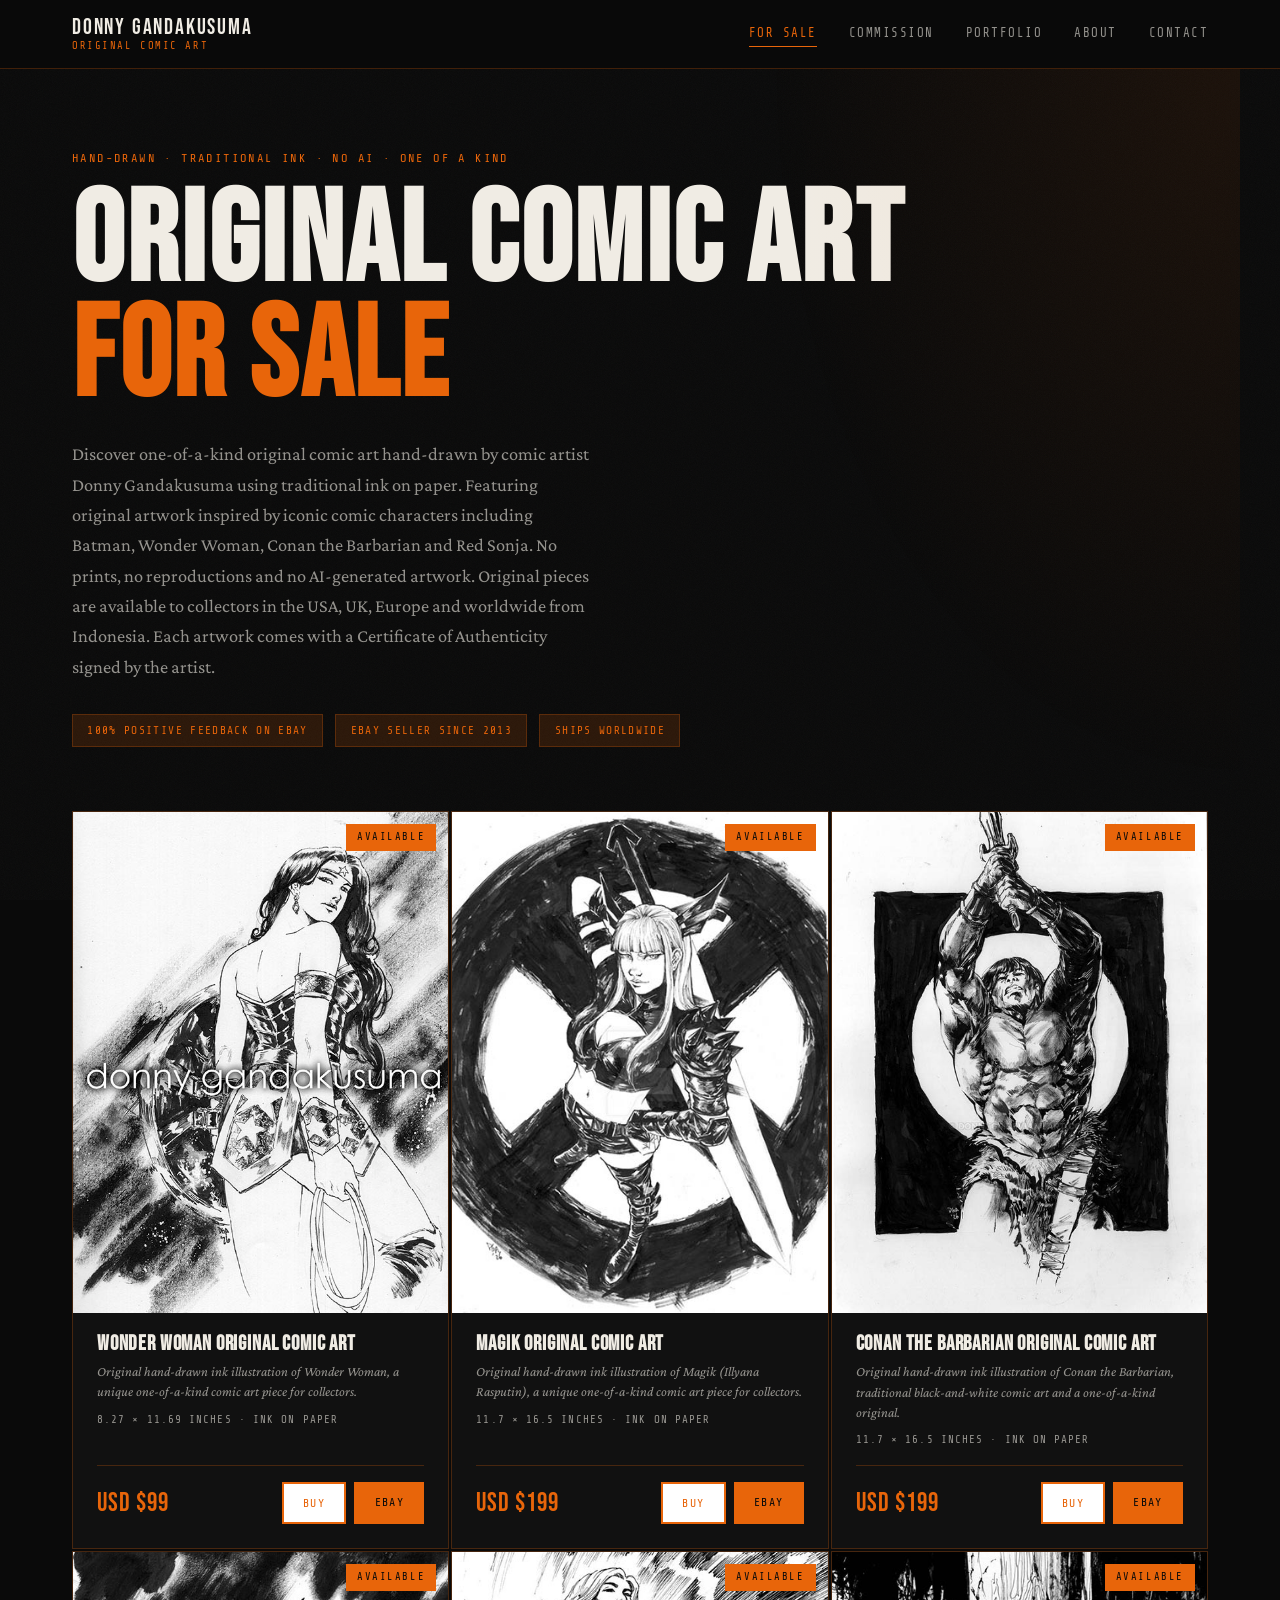
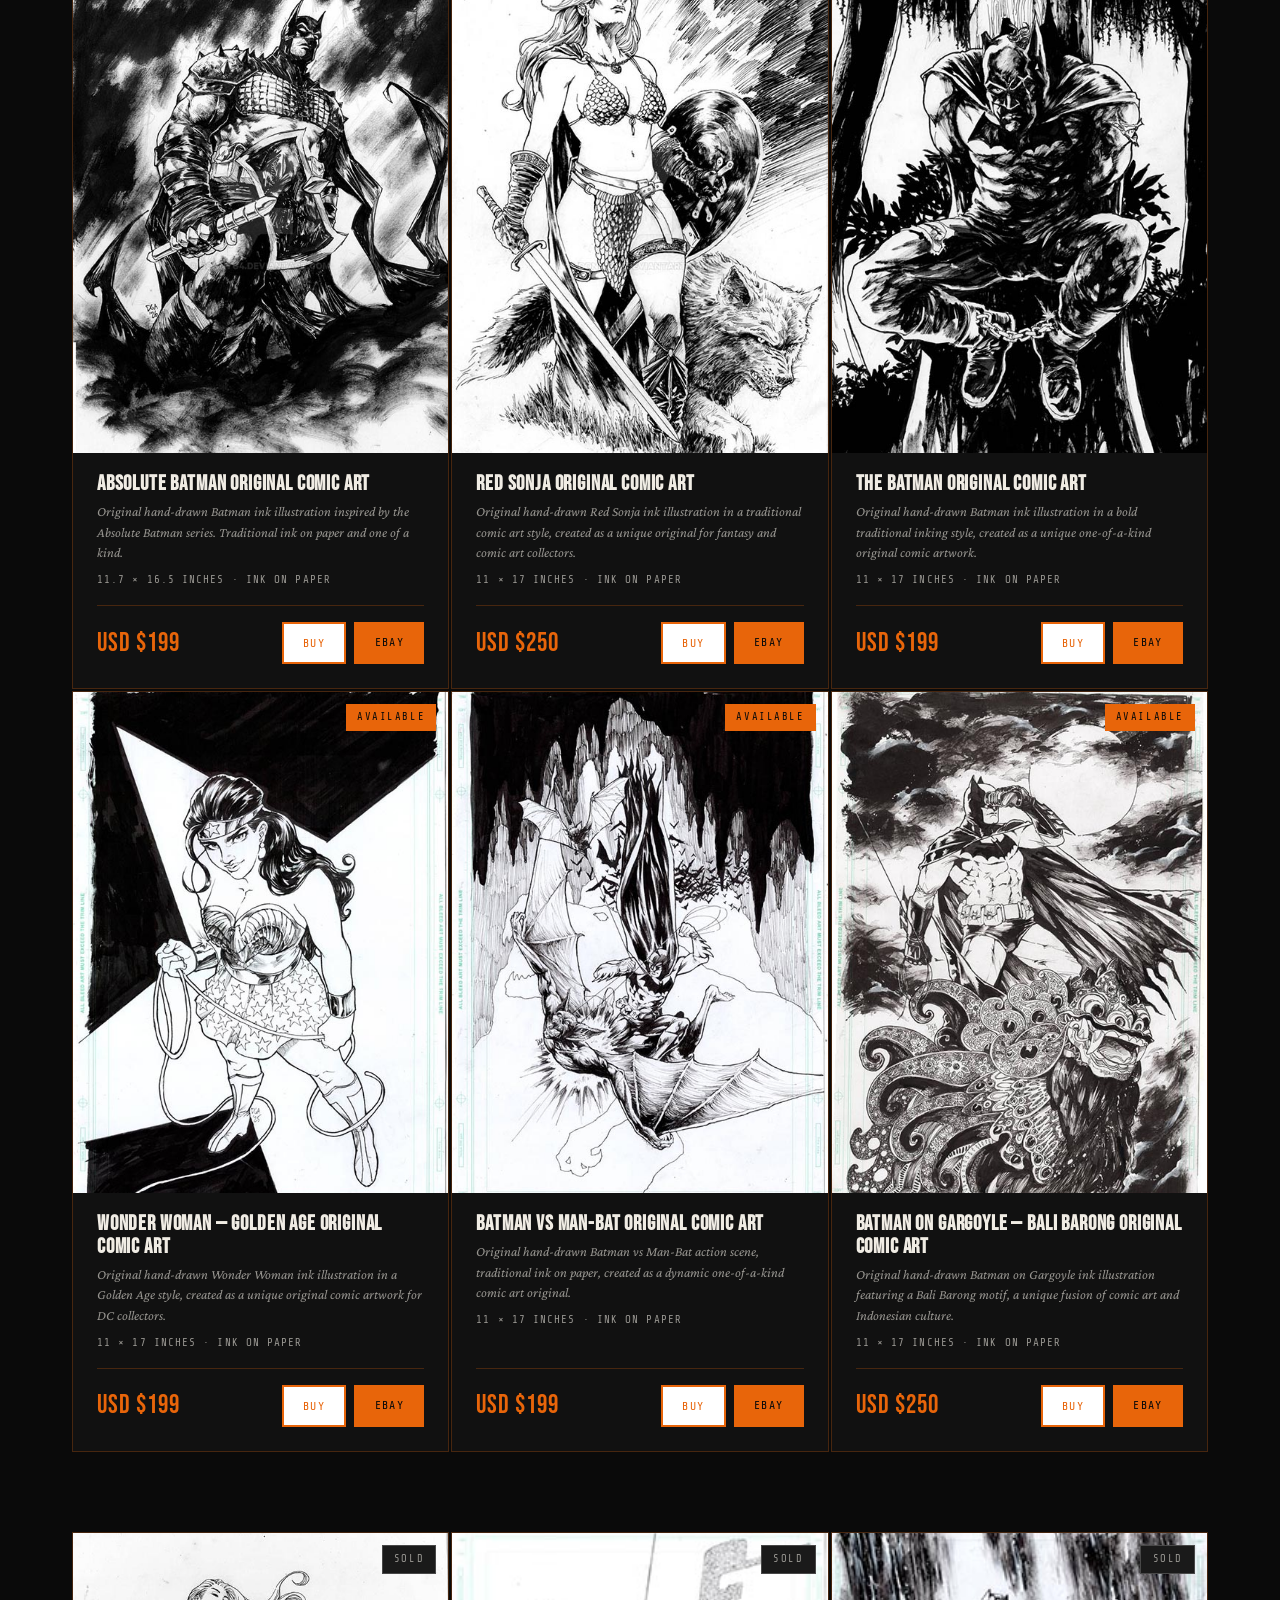
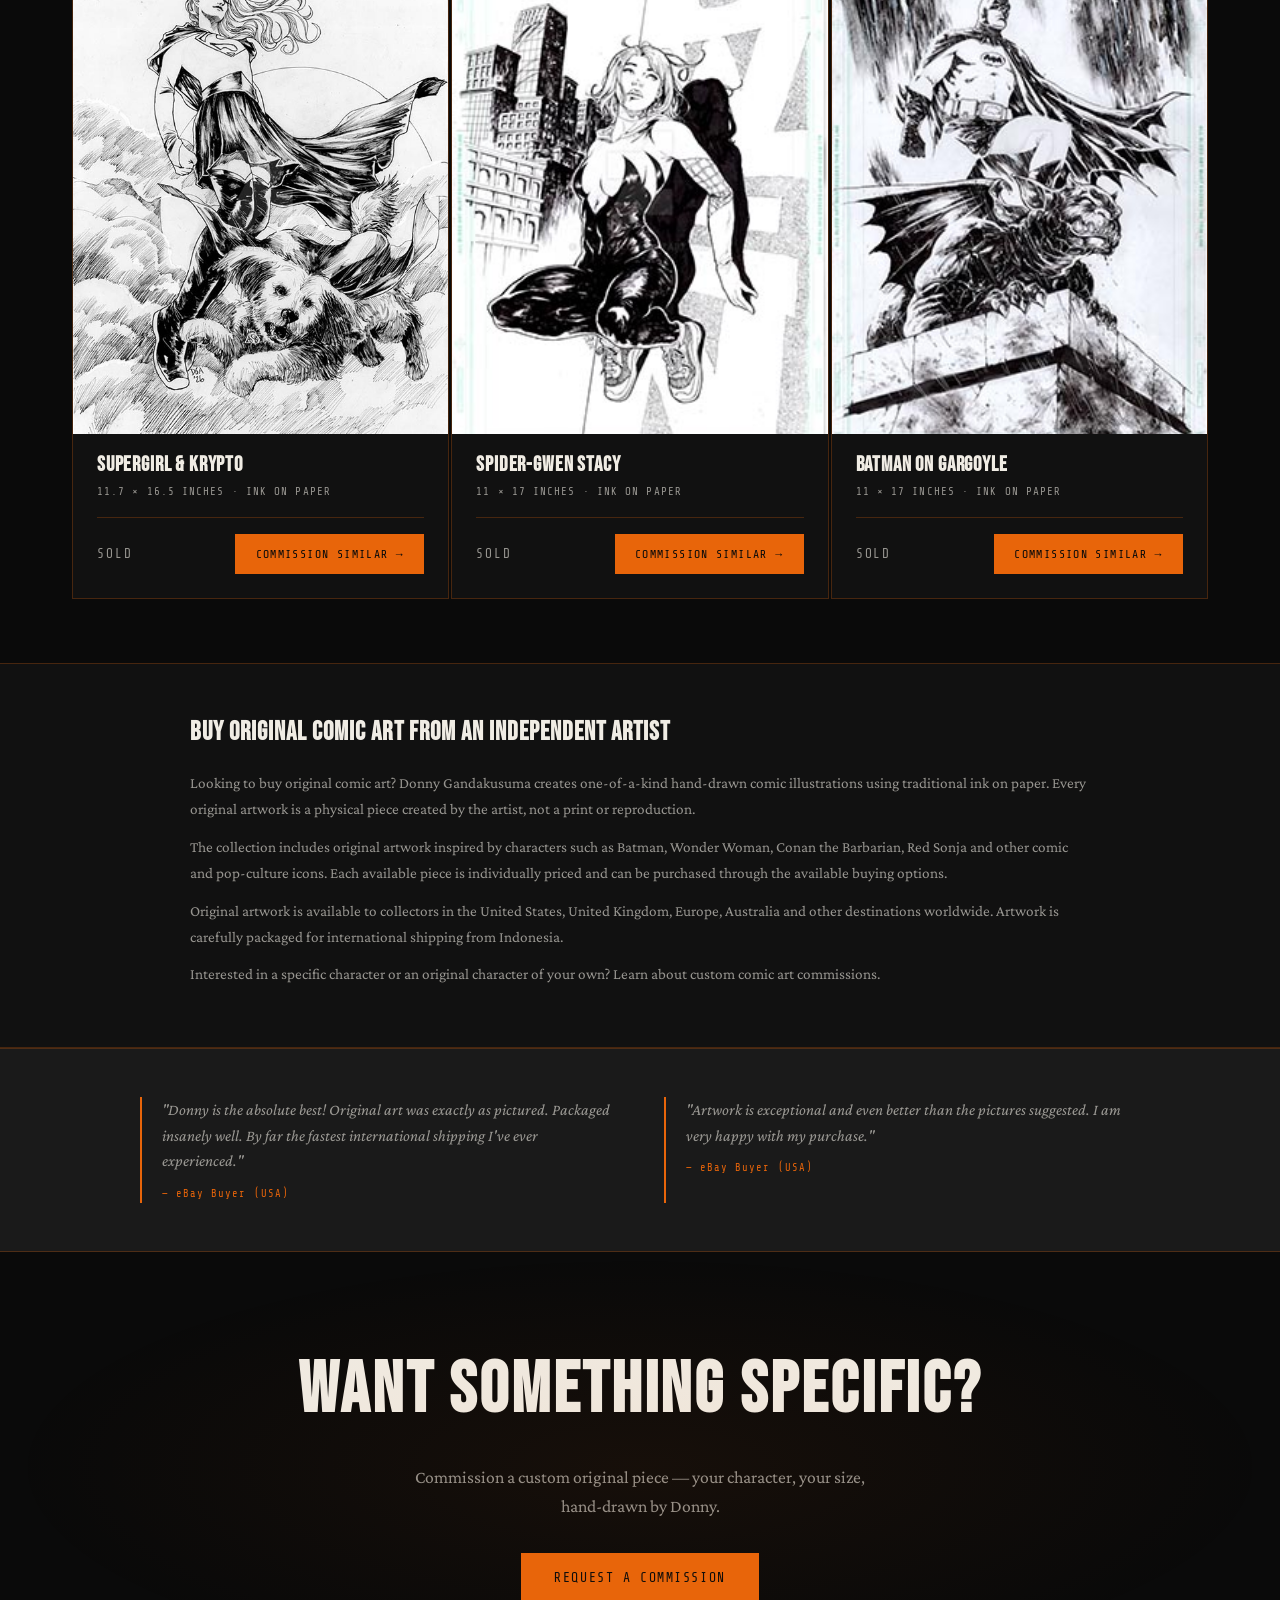
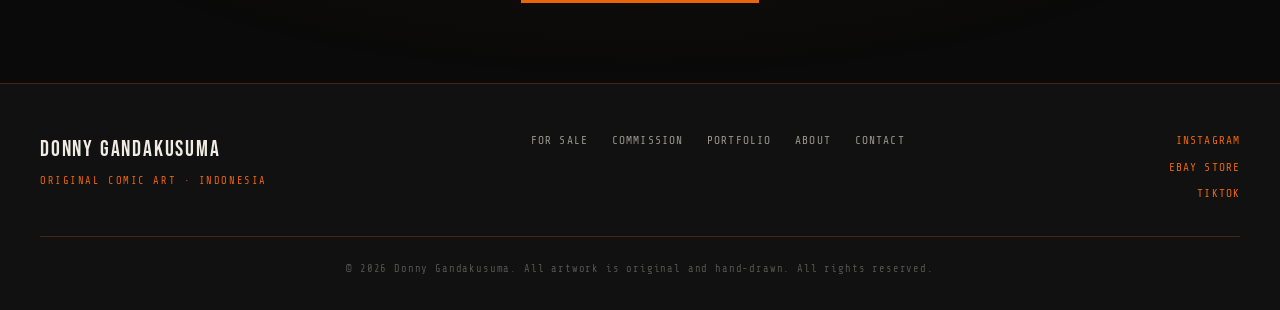
<file: index.html>
<!DOCTYPE html>
<html lang="en">
<head>
<meta charset="UTF-8">
<meta name="viewport" content="width=device-width, initial-scale=1.0">

<title>Original Comic Art for Sale | Donny Gandakusuma</title>
<meta name="description" content="Buy original hand-drawn comic art by comic artist Donny Gandakusuma. Traditional ink artwork featuring Batman, Wonder Woman, Conan, Red Sonja and more. One-of-a-kind originals shipped worldwide.">
<link rel="canonical" href="https://www.donnygandakusuma.com/">

<meta property="og:title" content="Original Comic Art for Sale | Donny Gandakusuma">
<meta property="og:description" content="Original hand-drawn comic art and traditional ink artwork by Donny Gandakusuma. One-of-a-kind originals available to collectors worldwide.">
<meta property="og:url" content="https://www.donnygandakusuma.com/">
<meta property="og:type" content="website">
<meta property="og:site_name" content="Donny Gandakusuma Original Comic Art">
<meta property="og:image" content="https://www.donnygandakusuma.com/images/Wonder%20Woman%20Original%20Art%20small.jpg">

<meta name="p:domain_verify" content="7aad872e1aaa33866ecfa6ff37c141c2">

<link rel="icon" type="image/png" href="images/favicon.png">
<link rel="preconnect" href="https://fonts.googleapis.com">
<link href="https://fonts.googleapis.com/css2?family=Bebas+Neue&family=Crimson+Pro:ital,wght@0,400;0,600;1,400&family=Share+Tech+Mono&display=swap" rel="stylesheet">
<link rel="stylesheet" href="style.css">
<style>
.art-card-link {
  color: inherit;
  text-decoration: none;
}
.art-card-link:hover {
  text-decoration: none;
}
.art-card-link:focus-visible {
  outline: 2px solid var(--orange);
  outline-offset: 4px;
}
</style>

<script async src="https://www.googletagmanager.com/gtag/js?id=G-JY4FN2Z0T6"></script>
<script>
window.dataLayer = window.dataLayer || [];
function gtag(){dataLayer.push(arguments);}
gtag('js', new Date());
gtag('config', 'G-JY4FN2Z0T6');
</script>

<script type="application/ld+json">
{
  "@context": "https://schema.org",
  "@graph": [
    {
      "@type": "WebSite",
      "@id": "https://www.donnygandakusuma.com/#website",
      "url": "https://www.donnygandakusuma.com/",
      "name": "Donny Gandakusuma Original Comic Art",
      "description": "Original hand-drawn comic art and traditional ink artwork by Donny Gandakusuma.",
      "publisher": {
        "@id": "https://www.donnygandakusuma.com/#artist"
      }
    },
    {
      "@type": "Person",
      "@id": "https://www.donnygandakusuma.com/#artist",
      "name": "Donny Gandakusuma",
      "url": "https://www.donnygandakusuma.com/",
      "jobTitle": "Comic Artist and Illustrator",
      "sameAs": [
        "https://www.instagram.com/donnygandakusuma",
        "https://www.ebay.com/usr/donnygandakusuma",
        "https://www.tiktok.com/@donny.gandakusuma"
      ]
    }
  ]
}
</script>
</head>

<body>
<div class="noise"></div>

<header>
  <div class="header-inner">
    <a href="index.html" class="logo">
      <span class="logo-main">DONNY GANDAKUSUMA</span>
      <span class="logo-sub">Original Comic Art</span>
    </a>
    <nav>
      <a href="index.html" class="active">For Sale</a>
      <a href="commission.html">Commission</a>
      <a href="portfolio.html">Portfolio</a>
      <a href="about.html">About</a>
      <a href="contact.html">Contact</a>
    </nav>
    <button class="nav-toggle" id="navToggle" aria-label="Open menu" aria-expanded="false">☰</button>
  </div>

  <nav class="mobile-nav" id="mobileNav" aria-label="Mobile navigation">
    <a href="index.html">For Sale</a>
    <a href="commission.html">Commission</a>
    <a href="portfolio.html">Portfolio</a>
    <a href="about.html">About</a>
    <a href="contact.html">Contact</a>
  </nav>
</header>

<main>

<section class="hero">
  <div class="hero-text">
    <p class="hero-label">Hand-drawn · Traditional Ink · No AI · One of a kind</p>
    <h1>Original Comic Art<br><span class="accent">For Sale</span></h1>
    <p class="hero-desc">
      Discover one-of-a-kind original comic art hand-drawn by comic artist
      Donny Gandakusuma using traditional ink on paper. Featuring original
      artwork inspired by iconic comic characters including Batman, Wonder Woman,
      Conan the Barbarian and Red Sonja. No prints, no reproductions and no
      AI-generated artwork. Original pieces are available to collectors in the
      USA, UK, Europe and worldwide from Indonesia. Each artwork comes with a
      Certificate of Authenticity signed by the artist.
    </p>
  </div>
  <div class="hero-badges">
    <span>100% Positive Feedback on eBay</span>
    <span>eBay Seller Since 2013</span>
    <span>Ships Worldwide</span>
  </div>
</section>

<section class="sale-grid" aria-label="Available original comic art">

<!-- Wonder Woman -->
<article class="art-card">
  <div class="art-img-wrap">
    <a href="original-comic-art/wonder-woman-original-comic-art.html" target="_blank" rel="noopener noreferrer" class="art-card-link" aria-label="View Wonder Woman Original Comic Art">
      <img src="images/Wonder Woman Original Art small.jpg" alt="Wonder Woman original comic art for sale — hand-drawn ink illustration by Donny Gandakusuma" loading="lazy">
    </a>
    <span class="badge available">Available</span>
  </div>
  <div class="art-info">
    <h2>
      <a href="original-comic-art/wonder-woman-original-comic-art.html" target="_blank" rel="noopener noreferrer" class="art-card-link">Wonder Woman Original Comic Art</a>
    </h2>
    <p class="art-desc">Original hand-drawn ink illustration of Wonder Woman, a unique one-of-a-kind comic art piece for collectors.</p>
    <p class="art-size">8.27 × 11.69 inches · Ink on paper</p>
    <div class="art-footer">
      <span class="price">USD $99</span>
      <div class="buy-btns">
        <a href="https://wa.me/628170910308?text=Hi%20Donny%2C%20I%27m%20interested%20in%20purchasing%20Wonder%20Woman%20original%20art." target="_blank" rel="noopener noreferrer" class="btn btn-wa">Buy</a>
        <a href="https://www.ebay.com/usr/donnygandakusuma" target="_blank" rel="noopener noreferrer" class="btn btn-ebay">eBay</a>
      </div>
    </div>
  </div>
</article>

<!-- Magik -->
<article class="art-card">
  <div class="art-img-wrap">
    <a href="original-comic-art/magik-original-comic-art.html" target="_blank" rel="noopener noreferrer" class="art-card-link" aria-label="View Magik Original Comic Art">
      <img src="images/magik.jpg" alt="Magik original comic art for sale — hand-drawn ink illustration by Donny Gandakusuma" loading="lazy">
    </a>
    <span class="badge available">Available</span>
  </div>
  <div class="art-info">
    <h2>
      <a href="original-comic-art/magik-original-comic-art.html" target="_blank" rel="noopener noreferrer" class="art-card-link">Magik Original Comic Art</a>
    </h2>
    <p class="art-desc">Original hand-drawn ink illustration of Magik (Illyana Rasputin), a unique one-of-a-kind comic art piece for collectors.</p>
    <p class="art-size">11.7 × 16.5 inches · Ink on paper</p>
    <div class="art-footer">
      <span class="price">USD $199</span>
      <div class="buy-btns">
        <a href="https://wa.me/628170910308?text=Hi%20Donny%2C%20I%27m%20interested%20in%20purchasing%20MAGIK%20original%20art." target="_blank" rel="noopener noreferrer" class="btn btn-wa">Buy</a>
        <a href="https://www.ebay.com/usr/donnygandakusuma" target="_blank" rel="noopener noreferrer" class="btn btn-ebay">eBay</a>
      </div>
    </div>
  </div>
</article>

<!-- Conan the Barbarian -->
<article class="art-card">
  <div class="art-img-wrap">
    <a href="original-comic-art/conan-the-barbarian-original-comic-art.html" target="_blank" rel="noopener noreferrer" class="art-card-link" aria-label="View Conan the Barbarian Original Comic Art">
      <img src="images/conan.jpg" alt="Conan the Barbarian original comic art for sale — traditional ink on paper by Donny Gandakusuma" loading="lazy">
    </a>
    <span class="badge available">Available</span>
  </div>
  <div class="art-info">
    <h2>
      <a href="original-comic-art/conan-the-barbarian-original-comic-art.html" target="_blank" rel="noopener noreferrer" class="art-card-link">Conan the Barbarian Original Comic Art</a>
    </h2>
    <p class="art-desc">Original hand-drawn ink illustration of Conan the Barbarian, traditional black-and-white comic art and a one-of-a-kind original.</p>
    <p class="art-size">11.7 × 16.5 inches · Ink on paper</p>
    <div class="art-footer">
      <span class="price">USD $199</span>
      <div class="buy-btns">
        <a href="https://wa.me/628170910308?text=Hi%20Donny%2C%20I%27m%20interested%20in%20purchasing%20Conan%20The%20Barbarian%20original%20art." target="_blank" rel="noopener noreferrer" class="btn btn-wa">Buy</a>
        <a href="https://www.ebay.com/usr/donnygandakusuma" target="_blank" rel="noopener noreferrer" class="btn btn-ebay">eBay</a>
      </div>
    </div>
  </div>
</article>

<!-- Absolute Batman -->
<article class="art-card">
  <div class="art-img-wrap">
    <a href="original-comic-art/absolute-batman-original-comic-art.html" target="_blank" rel="noopener noreferrer" class="art-card-link" aria-label="View Absolute Batman Original Comic Art">
      <img src="images/absolute-batman.jpg" alt="Absolute Batman original comic art for sale — hand-drawn ink illustration by Donny Gandakusuma" loading="lazy">
    </a>
    <span class="badge available">Available</span>
  </div>
  <div class="art-info">
    <h2>
      <a href="original-comic-art/absolute-batman-original-comic-art.html" target="_blank" rel="noopener noreferrer" class="art-card-link">Absolute Batman Original Comic Art</a>
    </h2>
    <p class="art-desc">Original hand-drawn Batman ink illustration inspired by the Absolute Batman series. Traditional ink on paper and one of a kind.</p>
    <p class="art-size">11.7 × 16.5 inches · Ink on paper</p>
    <div class="art-footer">
      <span class="price">USD $199</span>
      <div class="buy-btns">
        <a href="https://wa.me/628170910308?text=Hi%20Donny%2C%20I%27m%20interested%20in%20purchasing%20Absolute%20Batman%20original%20art." target="_blank" rel="noopener noreferrer" class="btn btn-wa">Buy</a>
        <a href="https://www.ebay.com/usr/donnygandakusuma" target="_blank" rel="noopener noreferrer" class="btn btn-ebay">eBay</a>
      </div>
    </div>
  </div>
</article>

<!-- Red Sonja -->
<article class="art-card">
  <div class="art-img-wrap">
    <a href="original-comic-art/red-sonja-original-comic-art.html" target="_blank" rel="noopener noreferrer" class="art-card-link" aria-label="View Red Sonja Original Comic Art">
      <img src="images/red-sonja.jpg" alt="Red Sonja original comic art for sale — hand-drawn ink illustration by Donny Gandakusuma" loading="lazy">
    </a>
    <span class="badge available">Available</span>
  </div>
  <div class="art-info">
    <h2>
      <a href="original-comic-art/red-sonja-original-comic-art.html" target="_blank" rel="noopener noreferrer" class="art-card-link">Red Sonja Original Comic Art</a>
    </h2>
    <p class="art-desc">Original hand-drawn Red Sonja ink illustration in a traditional comic art style, created as a unique original for fantasy and comic art collectors.</p>
    <p class="art-size">11 × 17 inches · Ink on paper</p>
    <div class="art-footer">
      <span class="price">USD $250</span>
      <div class="buy-btns">
        <a href="https://wa.me/628170910308?text=Hi%20Donny%2C%20I%27m%20interested%20in%20purchasing%20Red%20Sonja%20original%20art." target="_blank" rel="noopener noreferrer" class="btn btn-wa">Buy</a>
        <a href="https://www.ebay.com/usr/donnygandakusuma" target="_blank" rel="noopener noreferrer" class="btn btn-ebay">eBay</a>
      </div>
    </div>
  </div>
</article>

<!-- The Batman -->
<article class="art-card">
  <div class="art-img-wrap">
    <a href="original-comic-art/the-batman-original-comic-art.html" target="_blank" rel="noopener noreferrer" class="art-card-link" aria-label="View The Batman Original Comic Art">
      <img src="images/the-batman.jpg" alt="The Batman original comic art for sale — traditional ink on paper by Donny Gandakusuma" loading="lazy">
    </a>
    <span class="badge available">Available</span>
  </div>
  <div class="art-info">
    <h2>
      <a href="original-comic-art/the-batman-original-comic-art.html" target="_blank" rel="noopener noreferrer" class="art-card-link">The Batman Original Comic Art</a>
    </h2>
    <p class="art-desc">Original hand-drawn Batman ink illustration in a bold traditional inking style, created as a unique one-of-a-kind original comic artwork.</p>
    <p class="art-size">11 × 17 inches · Ink on paper</p>
    <div class="art-footer">
      <span class="price">USD $199</span>
      <div class="buy-btns">
        <a href="https://wa.me/628170910308?text=Hi%20Donny%2C%20I%27m%20interested%20in%20purchasing%20The%20Batman%20original%20art." target="_blank" rel="noopener noreferrer" class="btn btn-wa">Buy</a>
        <a href="https://www.ebay.com/usr/donnygandakusuma" target="_blank" rel="noopener noreferrer" class="btn btn-ebay">eBay</a>
      </div>
    </div>
  </div>
</article>

<!-- Wonder Woman - Golden Age -->
<article class="art-card">
  <div class="art-img-wrap">
    <a href="original-comic-art/wonder-woman-golden-age-original-comic-art.html" target="_blank" rel="noopener noreferrer" class="art-card-link" aria-label="View Wonder Woman Golden Age Original Comic Art">
      <img src="images/wonder-woman.jpg" alt="Wonder Woman Golden Age original comic art for sale — hand-drawn ink by Donny Gandakusuma" loading="lazy">
    </a>
    <span class="badge available">Available</span>
  </div>
  <div class="art-info">
    <h2>
      <a href="original-comic-art/wonder-woman-golden-age-original-comic-art.html" target="_blank" rel="noopener noreferrer" class="art-card-link">Wonder Woman — Golden Age Original Comic Art</a>
    </h2>
    <p class="art-desc">Original hand-drawn Wonder Woman ink illustration in a Golden Age style, created as a unique original comic artwork for DC collectors.</p>
    <p class="art-size">11 × 17 inches · Ink on paper</p>
    <div class="art-footer">
      <span class="price">USD $199</span>
      <div class="buy-btns">
        <a href="https://wa.me/628170910308?text=Hi%20Donny%2C%20I%27m%20interested%20in%20purchasing%20Wonder%20Woman%20Golden%20Age%20original%20art." target="_blank" rel="noopener noreferrer" class="btn btn-wa">Buy</a>
        <a href="https://www.ebay.com/usr/donnygandakusuma" target="_blank" rel="noopener noreferrer" class="btn btn-ebay">eBay</a>
      </div>
    </div>
  </div>
</article>

<!-- Batman vs Man-Bat -->
<article class="art-card">
  <div class="art-img-wrap">
    <a href="original-comic-art/batman-vs-man-bat-original-comic-art.html" target="_blank" rel="noopener noreferrer" class="art-card-link" aria-label="View Batman vs Man-Bat Original Comic Art">
      <img src="images/batman-manbat.jpg" alt="Batman vs Man-Bat original comic art for sale — hand-drawn traditional ink by Donny Gandakusuma" loading="lazy">
    </a>
    <span class="badge available">Available</span>
  </div>
  <div class="art-info">
    <h2>
      <a href="original-comic-art/batman-vs-man-bat-original-comic-art.html" target="_blank" rel="noopener noreferrer" class="art-card-link">Batman vs Man-Bat Original Comic Art</a>
    </h2>
    <p class="art-desc">Original hand-drawn Batman vs Man-Bat action scene, traditional ink on paper, created as a dynamic one-of-a-kind comic art original.</p>
    <p class="art-size">11 × 17 inches · Ink on paper</p>
    <div class="art-footer">
      <span class="price">USD $199</span>
      <div class="buy-btns">
        <a href="https://wa.me/628170910308?text=Hi%20Donny%2C%20I%27m%20interested%20in%20purchasing%20Batman%20vs%20Man-Bat%20original%20art." target="_blank" rel="noopener noreferrer" class="btn btn-wa">Buy</a>
        <a href="https://www.ebay.com/usr/donnygandakusuma" target="_blank" rel="noopener noreferrer" class="btn btn-ebay">eBay</a>
      </div>
    </div>
  </div>
</article>

<!-- Batman on Gargoyle - Bali Barong -->
<article class="art-card">
  <div class="art-img-wrap">
    <a href="original-comic-art/batman-on-gargoyle-bali-barong-original-comic-art.html" target="_blank" rel="noopener noreferrer" class="art-card-link" aria-label="View Batman on Gargoyle Bali Barong Original Comic Art">
      <img src="images/batman-barong.jpg" alt="Batman on Gargoyle Bali Barong original comic art for sale — hand-drawn ink by Donny Gandakusuma" loading="lazy">
    </a>
    <span class="badge available">Available</span>
  </div>
  <div class="art-info">
    <h2>
      <a href="original-comic-art/batman-on-gargoyle-bali-barong-original-comic-art.html" target="_blank" rel="noopener noreferrer" class="art-card-link">Batman on Gargoyle — Bali Barong Original Comic Art</a>
    </h2>
    <p class="art-desc">Original hand-drawn Batman on Gargoyle ink illustration featuring a Bali Barong motif, a unique fusion of comic art and Indonesian culture.</p>
    <p class="art-size">11 × 17 inches · Ink on paper</p>
    <div class="art-footer">
      <span class="price">USD $250</span>
      <div class="buy-btns">
        <a href="https://wa.me/628170910308?text=Hi%20Donny%2C%20I%27m%20interested%20in%20purchasing%20Batman%20on%20Gargoyle%20Bali%20Barong%20original%20art." target="_blank" rel="noopener noreferrer" class="btn btn-wa">Buy</a>
        <a href="https://www.ebay.com/usr/donnygandakusuma" target="_blank" rel="noopener noreferrer" class="btn btn-ebay">eBay</a>
      </div>
    </div>
  </div>
</article>

</section>

<section class="sale-grid" aria-label="Previously sold original comic art">

<article class="art-card sold-card">
  <div class="art-img-wrap">
    <img src="images/supergirl.jpg" alt="Supergirl and Krypto original comic art — traditional ink drawing by Donny Gandakusuma — sold" loading="lazy">
    <span class="badge sold">Sold</span>
  </div>
  <div class="art-info">
    <h2>Supergirl &amp; Krypto</h2>
    <p class="art-size">11.7 × 16.5 inches · Ink on paper</p>
    <div class="art-footer">
      <span class="price sold-price">SOLD</span>
      <a href="commission.html" class="btn btn-ebay">Commission Similar →</a>
    </div>
  </div>
</article>

<article class="art-card sold-card">
  <div class="art-img-wrap">
    <img src="images/spider-gwen.jpg" alt="Spider-Gwen Stacy original comic art — hand-drawn ink illustration by Donny Gandakusuma — sold" loading="lazy">
    <span class="badge sold">Sold</span>
  </div>
  <div class="art-info">
    <h2>Spider-Gwen Stacy</h2>
    <p class="art-size">11 × 17 inches · Ink on paper</p>
    <div class="art-footer">
      <span class="price sold-price">SOLD</span>
      <a href="commission.html" class="btn btn-ebay">Commission Similar →</a>
    </div>
  </div>
</article>

<article class="art-card sold-card">
  <div class="art-img-wrap">
    <img src="images/batman-gargoyle.jpg" alt="Batman on Gargoyle original comic art — traditional ink by Donny Gandakusuma — sold" loading="lazy">
    <span class="badge sold">Sold</span>
  </div>
  <div class="art-info">
    <h2>Batman on Gargoyle</h2>
    <p class="art-size">11 × 17 inches · Ink on paper</p>
    <div class="art-footer">
      <span class="price sold-price">SOLD</span>
      <a href="commission.html" class="btn btn-ebay">Commission Similar →</a>
    </div>
  </div>
</article>

</section>

<section class="seo-text">
  <div class="seo-inner">
    <h2>Buy Original Comic Art from an Independent Artist</h2>

    <p>
      Looking to buy original comic art? Donny Gandakusuma creates one-of-a-kind
      hand-drawn comic illustrations using traditional ink on paper. Every
      original artwork is a physical piece created by the artist, not a print
      or reproduction.
    </p>

    <p>
      The collection includes original artwork inspired by characters such as
      Batman, Wonder Woman, Conan the Barbarian, Red Sonja and other comic and
      pop-culture icons. Each available piece is individually priced and can be
      purchased through the available buying options.
    </p>

    <p>
      Original artwork is available to collectors in the United States, United
      Kingdom, Europe, Australia and other destinations worldwide. Artwork is
      carefully packaged for international shipping from Indonesia.
    </p>

    <p>
      Interested in a specific character or an original character of your own?
      <a href="commission.html">Learn about custom comic art commissions</a>.
    </p>
  </div>
</section>

<section class="trust-strip">
  <div class="trust-inner">
    <blockquote>
      "Donny is the absolute best! Original art was exactly as pictured.
      Packaged insanely well. By far the fastest international shipping I've ever experienced."
      <cite>— eBay Buyer (USA)</cite>
    </blockquote>
    <blockquote>
      "Artwork is exceptional and even better than the pictures suggested.
      I am very happy with my purchase."
      <cite>— eBay Buyer (USA)</cite>
    </blockquote>
  </div>
</section>

<section class="cta-band">
  <h2>Want Something Specific?</h2>
  <p>Commission a custom original piece — your character, your size, hand-drawn by Donny.</p>
  <a href="commission.html" class="btn btn-large">Request a Commission</a>
</section>

</main>

<footer>
  <div class="footer-inner">
    <div class="footer-brand">
      <span class="logo-main">DONNY GANDAKUSUMA</span>
      <span class="logo-sub">Original Comic Art · Indonesia</span>
    </div>
    <div class="footer-links">
      <a href="index.html">For Sale</a>
      <a href="commission.html">Commission</a>
      <a href="portfolio.html">Portfolio</a>
      <a href="about.html">About</a>
      <a href="contact.html">Contact</a>
    </div>
    <div class="footer-social">
      <a href="https://www.instagram.com/donnygandakusuma" target="_blank" rel="noopener noreferrer">Instagram</a>
      <a href="https://www.ebay.com/usr/donnygandakusuma" target="_blank" rel="noopener noreferrer">eBay Store</a>
      <a href="https://www.tiktok.com/@donny.gandakusuma" target="_blank" rel="noopener noreferrer">TikTok</a>
    </div>
  </div>
  <p class="footer-copy">© 2026 Donny Gandakusuma. All artwork is original and hand-drawn. All rights reserved.</p>
</footer>

<script>
document.addEventListener('DOMContentLoaded', function() {
  var btn = document.getElementById('navToggle');
  var nav = document.getElementById('mobileNav');

  if (btn && nav) {
    btn.addEventListener('click', function(e) {
      e.stopPropagation();
      var isOpen = nav.classList.toggle('open');
      btn.setAttribute('aria-expanded', isOpen ? 'true' : 'false');
    });

    document.addEventListener('click', function(e) {
      if (!nav.contains(e.target) && e.target !== btn) {
        nav.classList.remove('open');
        btn.setAttribute('aria-expanded', 'false');
      }
    });
  }
});
</script>

</body>
</html>
</file>
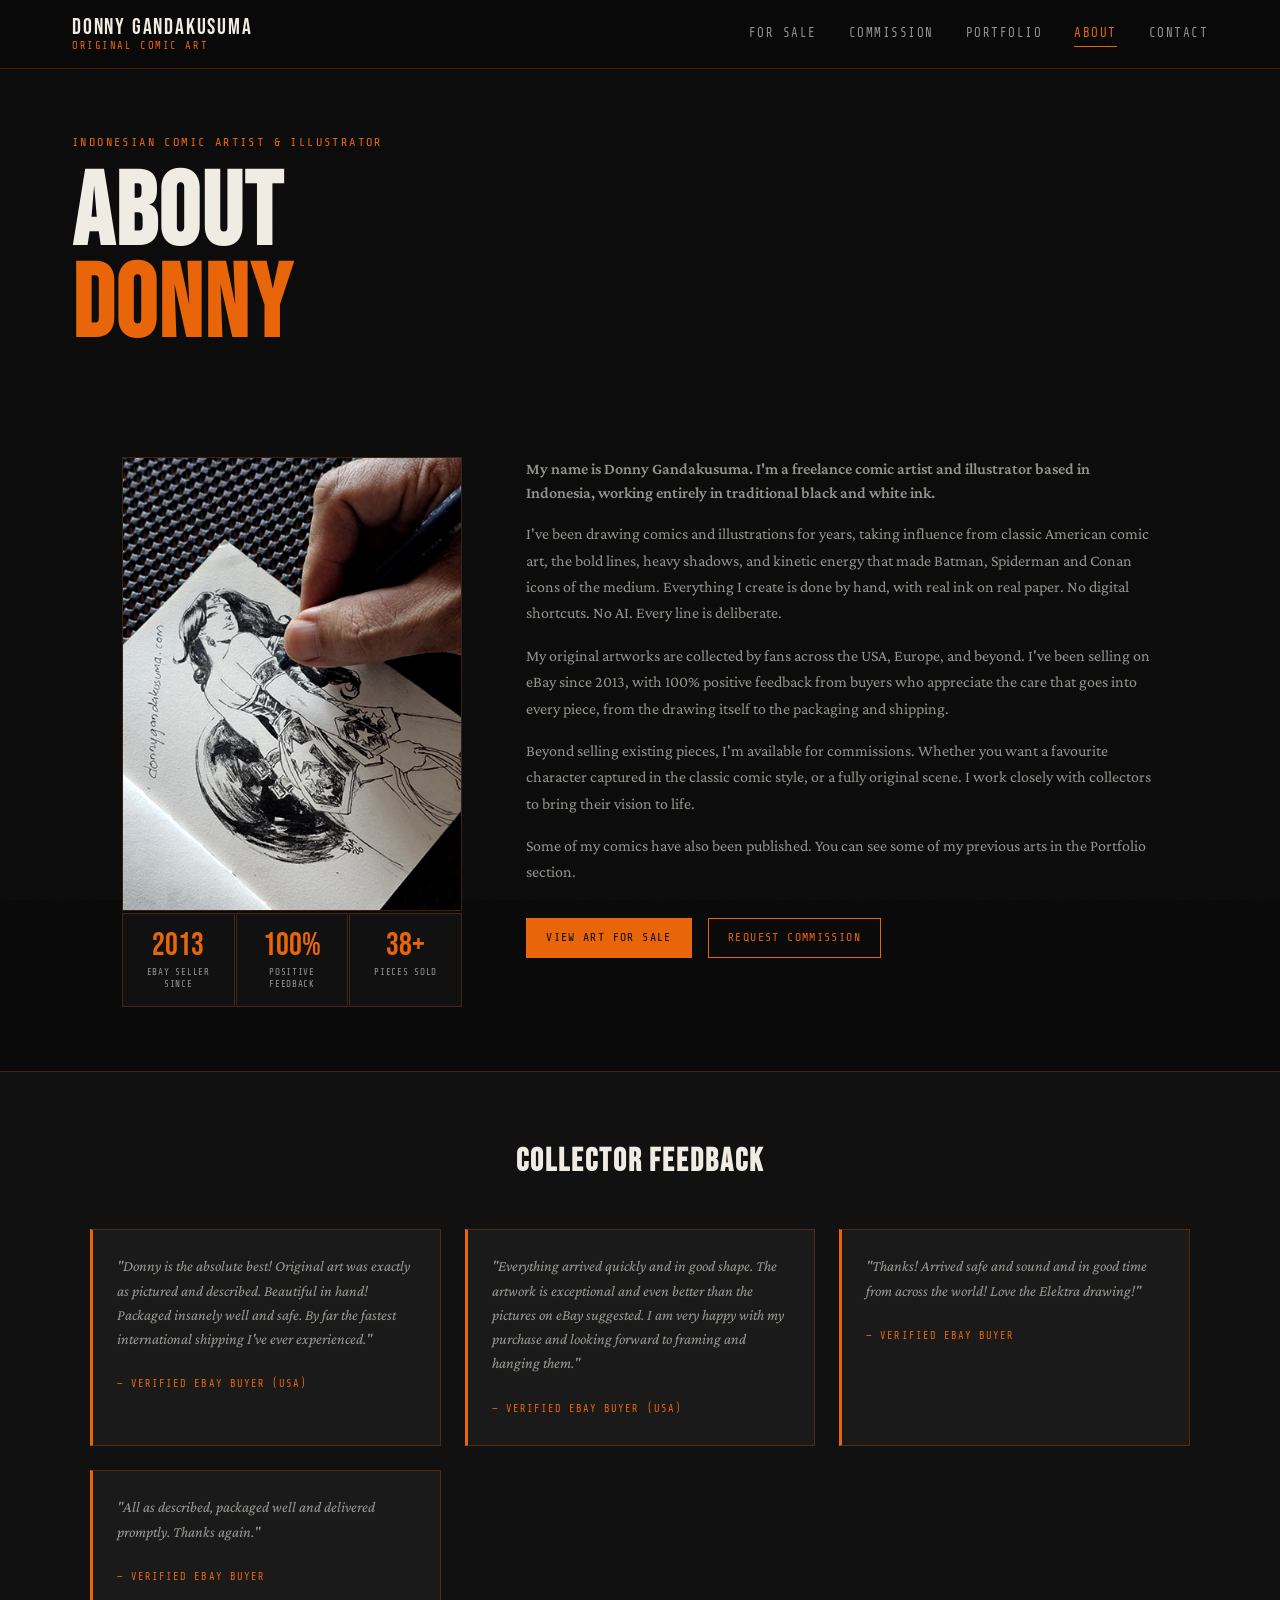
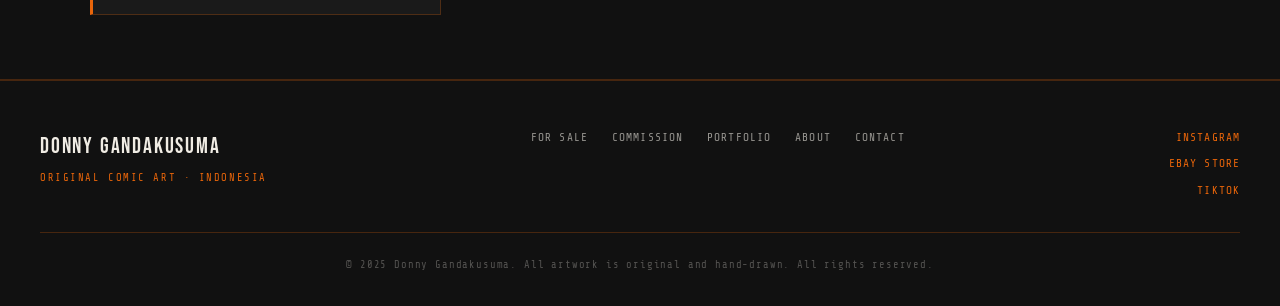
<file: about.html>
<!DOCTYPE html>
<html lang="en">
<head>
<meta charset="UTF-8">
<meta name="viewport" content="width=device-width, initial-scale=1.0">
<meta name="description" content="Donny Gandakusuma is an Indonesian comic artist and illustrator specialising in traditional hand-drawn ink art. Original comic art for sale and commissions. eBay seller since 2013 with 100% positive feedback from collectors in USA, UK and Europe.">
<title>About Donny Gandakusuma | Indonesian Comic Artist &amp; Illustrator</title>
<link rel="preconnect" href="https://fonts.googleapis.com">
<link href="https://fonts.googleapis.com/css2?family=Bebas+Neue&family=Crimson+Pro:ital,wght@0,400;0,600;1,400&family=Share+Tech+Mono&display=swap" rel="stylesheet">
<link rel="canonical" href="https://www.donnygandakusuma.com/about.html">
<link rel="stylesheet" href="style.css">
<!-- Google Analytics -->
<script async src="https://www.googletagmanager.com/gtag/js?id=G-JY4FN2Z0T6"></script>
<script>
  window.dataLayer = window.dataLayer || [];
  function gtag(){dataLayer.push(arguments);}
  gtag('js', new Date());
  gtag('config', 'G-JY4FN2Z0T6');
</script>
<meta name="p:domain_verify" content="7aad872e1aaa33866ecfa6ff37c141c2"/>
</head>
<body>
<div class="noise"></div>

<header>
  <div class="header-inner">
    <a href="index.html" class="logo">
      <span class="logo-main">DONNY GANDAKUSUMA</span>
      <span class="logo-sub">Original Comic Art</span>
    </a>
    <nav>
      <a href="index.html">For Sale</a>
      <a href="commission.html">Commission</a>
      <a href="portfolio.html">Portfolio</a>
      <a href="about.html" class="active">About</a>
      <a href="contact.html">Contact</a>
    </nav>
    <button class="nav-toggle" id="navToggle" aria-label="Open menu">☰</button>
  </div>
  <nav class="mobile-nav" id="mobileNav">
    <a href="index.html">For Sale</a>
    <a href="commission.html">Commission</a>
    <a href="portfolio.html">Portfolio</a>
    <a href="about.html">About</a>
    <a href="contact.html">Contact</a>
  </nav>
</header>

<main>
  <section class="page-hero">
    <p class="hero-label">Indonesian Comic Artist &amp; Illustrator</p>
    <h1>About<br><span class="accent">Donny</span></h1>
  </section>

  <section class="about-layout">
    <div class="about-photo">
      <img src="images/profile.jpg" alt="Donny Gandakusuma — Indonesian comic artist and illustrator specialising in original hand-drawn ink art" loading="lazy">
      <div class="about-stats">
        <div class="stat"><span class="stat-num accent">2013</span><span class="stat-label">eBay seller since</span></div>
        <div class="stat"><span class="stat-num accent">100%</span><span class="stat-label">Positive feedback</span></div>
        <div class="stat"><span class="stat-num accent">38+</span><span class="stat-label">Pieces sold</span></div>
      </div>
    </div>
    <div class="about-text">
      <p class="about-lead">My name is Donny Gandakusuma. I'm a freelance comic artist and illustrator based in Indonesia, working entirely in traditional black and white ink.</p>
      <p>I've been drawing comics and illustrations for years, taking influence from classic American comic art, the bold lines, heavy shadows, and kinetic energy that made Batman, Spiderman and Conan icons of the medium. Everything I create is done by hand, with real ink on real paper. No digital shortcuts. No AI. Every line is deliberate.</p>
      <p>My original artworks are collected by fans across the USA, Europe, and beyond. I've been selling on eBay since 2013, with 100% positive feedback from buyers who appreciate the care that goes into every piece, from the drawing itself to the packaging and shipping.</p>
      <p>Beyond selling existing pieces, I'm available for commissions. Whether you want a favourite character captured in the classic comic style, or a fully original scene. I work closely with collectors to bring their vision to life.</p>
      <p>Some of my comics have also been published. You can see some of my previous arts in the Portfolio section.</p>
      <div class="about-cta-row">
        <a href="index.html" class="btn">View Art For Sale</a>
        <a href="commission.html" class="btn btn-ghost">Request Commission</a>
      </div>
    </div>
  </section>

  <section class="credentials">
    <h2>Collector Feedback</h2>
    <div class="reviews-grid">
      <blockquote class="review-card">
        <p>"Donny is the absolute best! Original art was exactly as pictured and described. Beautiful in hand! Packaged insanely well and safe. By far the fastest international shipping I've ever experienced."</p>
        <cite>— Verified eBay Buyer (USA)</cite>
      </blockquote>
      <blockquote class="review-card">
        <p>"Everything arrived quickly and in good shape. The artwork is exceptional and even better than the pictures on eBay suggested. I am very happy with my purchase and looking forward to framing and hanging them."</p>
        <cite>— Verified eBay Buyer (USA)</cite>
      </blockquote>
      <blockquote class="review-card">
        <p>"Thanks! Arrived safe and sound and in good time from across the world! Love the Elektra drawing!"</p>
        <cite>— Verified eBay Buyer</cite>
      </blockquote>
      <blockquote class="review-card">
        <p>"All as described, packaged well and delivered promptly. Thanks again."</p>
        <cite>— Verified eBay Buyer</cite>
      </blockquote>
    </div>
  </section>
</main>

<footer>
  <div class="footer-inner">
    <div class="footer-brand">
      <span class="logo-main">DONNY GANDAKUSUMA</span>
      <span class="logo-sub">Original Comic Art · Indonesia</span>
    </div>
    <div class="footer-links">
      <a href="index.html">For Sale</a>
      <a href="commission.html">Commission</a>
      <a href="portfolio.html">Portfolio</a>
      <a href="about.html">About</a>
      <a href="contact.html">Contact</a>
    </div>
    <div class="footer-social">
      <a href="https://www.instagram.com/donnygandakusuma" target="_blank">Instagram</a>
      <a href="https://www.ebay.com/usr/donnygandakusuma" target="_blank">eBay Store</a>
      <a href="https://www.tiktok.com/@donny.gandakusuma" target="_blank">TikTok</a>
    </div>
  </div>
  <p class="footer-copy">© 2025 Donny Gandakusuma. All artwork is original and hand-drawn. All rights reserved.</p>
</footer>
<script>
document.addEventListener('DOMContentLoaded', function() {
  var btn = document.getElementById('navToggle');
  var nav = document.getElementById('mobileNav');
  if (btn && nav) {
    btn.addEventListener('click', function(e) {
      e.stopPropagation();
      nav.classList.toggle('open');
    });
    document.addEventListener('click', function(e) {
      if (!nav.contains(e.target) && e.target !== btn) {
        nav.classList.remove('open');
      }
    });
  }
});
</script>
</body>
</html>
</file>
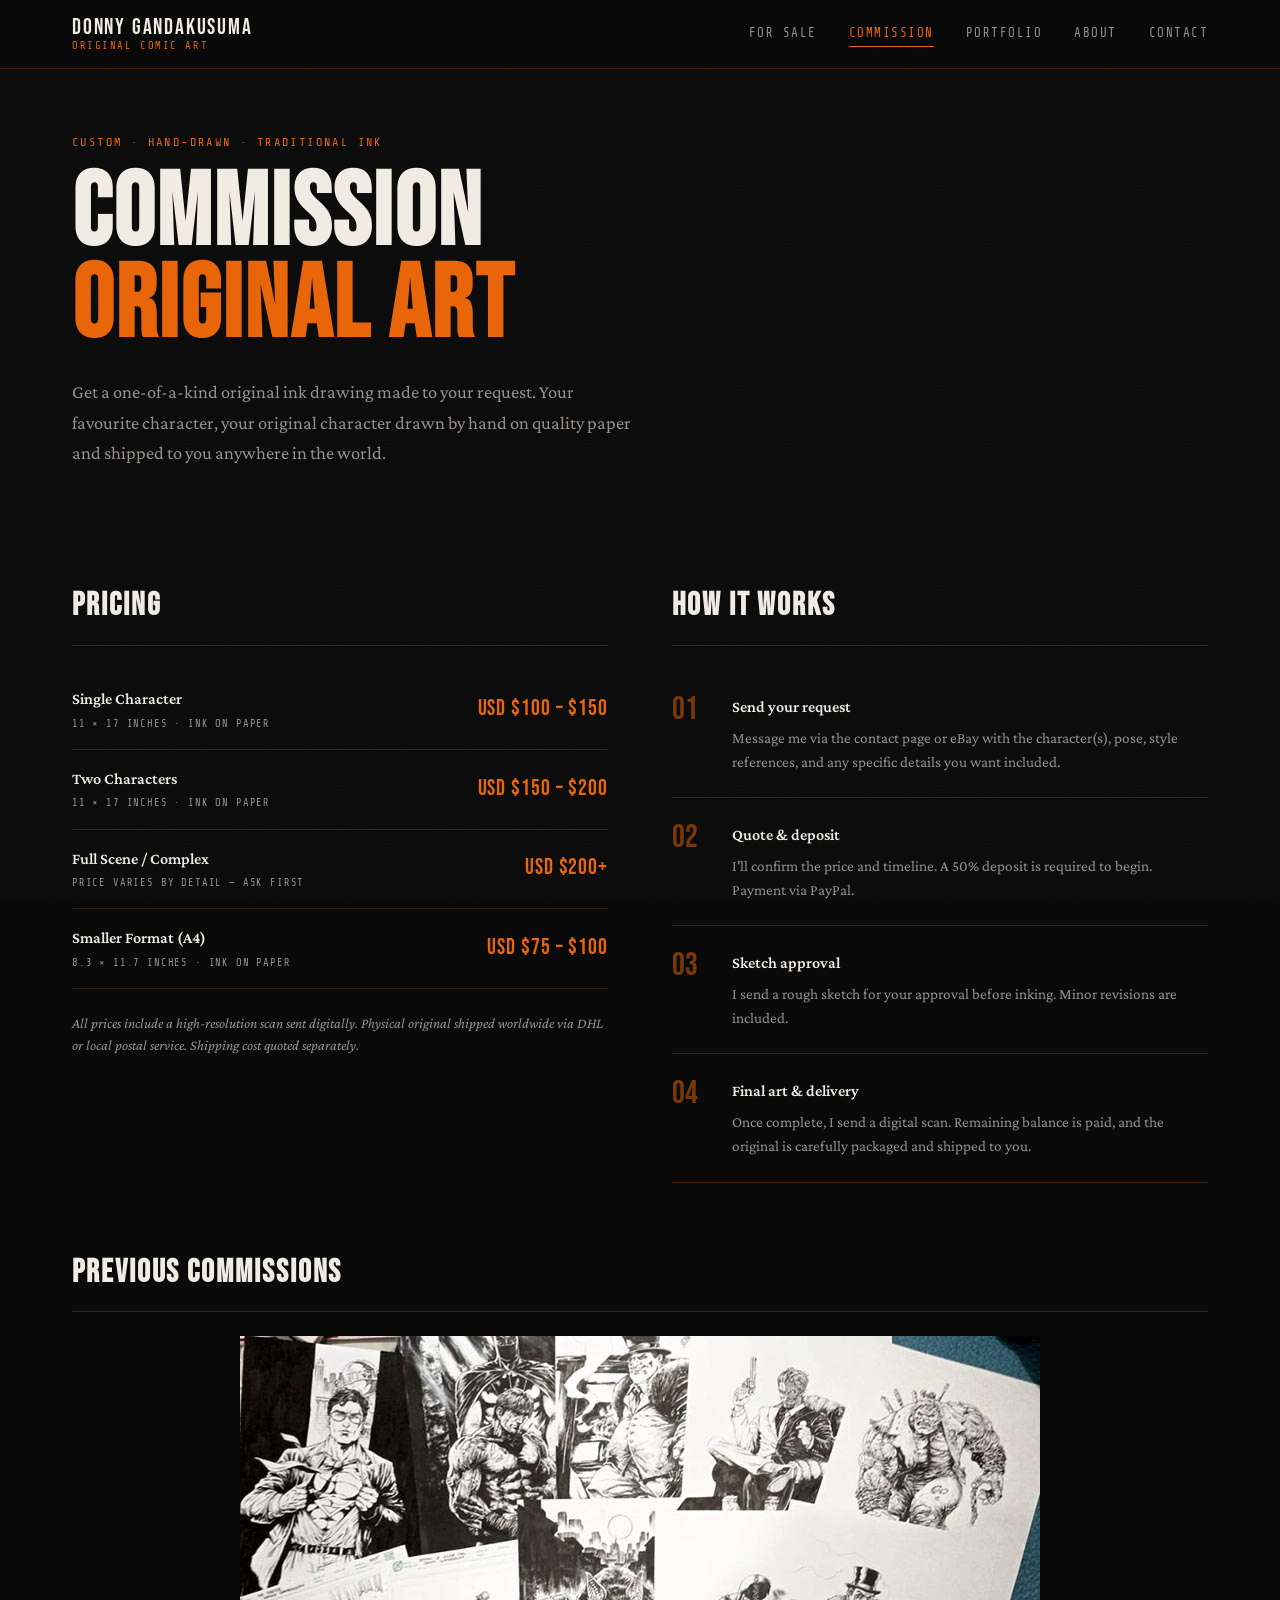
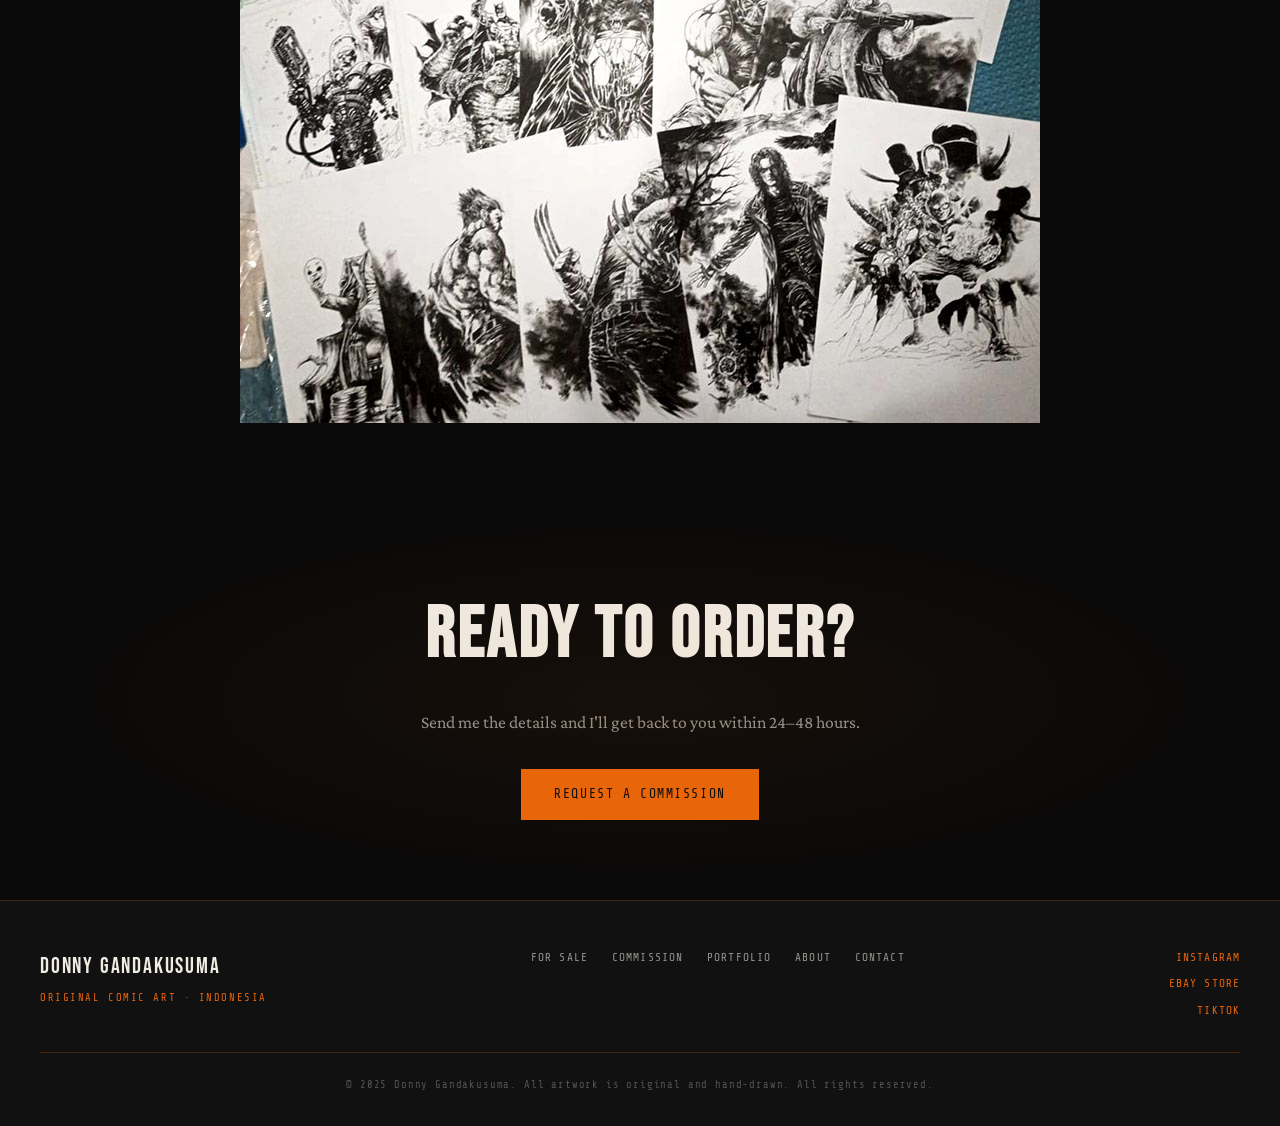
<file: commission.html>
<!DOCTYPE html>
<html lang="en">
<head>
<meta charset="UTF-8">
<meta name="viewport" content="width=device-width, initial-scale=1.0">
<meta name="description" content="Commission original comic art from Donny Gandakusuma — custom hand-drawn ink illustrations of your favourite characters. Batman, Marvel, DC, fantasy and more. Ships to USA, UK and Europe. From USD $75.">
<title>Commission Original Comic Art | Custom Hand-Drawn Ink Illustration | Donny Gandakusuma</title>
<link rel="preconnect" href="https://fonts.googleapis.com">
<link href="https://fonts.googleapis.com/css2?family=Bebas+Neue&family=Crimson+Pro:ital,wght@0,400;0,600;1,400&family=Share+Tech+Mono&display=swap" rel="stylesheet">
<link rel="canonical" href="https://www.donnygandakusuma.com/commission.html">
<link rel="stylesheet" href="style.css">

<style>
  /* Fix for the single portfolio image */
  .portfolio-single {
    width: 100%;
    text-align: center;
    margin: 0 auto;
  }
  .portfolio-single img {
    max-width: 100%;
    height: auto; /* Ensures original ratio is kept */
    display: inline-block;
    /* Preserves your original grayscale hover effect */
    filter: grayscale(20%);
    transition: filter 0.3s, transform 0.3s;
  }
  .portfolio-single img:hover {
    filter: grayscale(0%);
    transform: scale(1.02);
  }
</style>

<script async src="https://www.googletagmanager.com/gtag/js?id=G-JY4FN2Z0T6"></script>
<script>
  window.dataLayer = window.dataLayer || [];
  function gtag(){dataLayer.push(arguments);}
  gtag('js', new Date());

  gtag('config', 'G-JY4FN2Z0T6');
</script>
<meta name="p:domain_verify" content="7aad872e1aaa33866ecfa6ff37c141c2"/>
</head>
<body>
<div class="noise"></div>

<header>
  <div class="header-inner">
    <a href="index.html" class="logo">
      <span class="logo-main">DONNY GANDAKUSUMA</span>
      <span class="logo-sub">Original Comic Art</span>
    </a>
    <nav>
      <a href="index.html">For Sale</a>
      <a href="commission.html" class="active">Commission</a>
      <a href="portfolio.html">Portfolio</a>
      <a href="about.html">About</a>
      <a href="contact.html">Contact</a>
    </nav>
    <button class="nav-toggle" id="navToggle" aria-label="Open menu">☰</button>
  </div>
  <nav class="mobile-nav" id="mobileNav">
    <a href="index.html">For Sale</a>
    <a href="commission.html">Commission</a>
    <a href="portfolio.html">Portfolio</a>
    <a href="about.html">About</a>
    <a href="contact.html">Contact</a>
  </nav>
</header>

<main>
  <section class="page-hero">
    <p class="hero-label">Custom · Hand-drawn · Traditional Ink</p>
    <h1>Commission<br><span class="accent">Original Art</span></h1>
    <p class="hero-desc">Get a one-of-a-kind original ink drawing made to your request. Your favourite character, your original character drawn by hand on quality paper and shipped to you anywhere in the world.</p>
  </section>

  <section class="commission-layout">
    <div class="pricing-block">
      <h2>Pricing</h2>
      <div class="price-table">
        <div class="price-row">
          <span class="price-label">Single Character</span>
          <span class="price-val accent">USD $100 – $150</span>
          <span class="price-note">11 × 17 inches · ink on paper</span>
        </div>
        <div class="price-row">
          <span class="price-label">Two Characters</span>
          <span class="price-val accent">USD $150 – $200</span>
          <span class="price-note">11 × 17 inches · ink on paper</span>
        </div>
        <div class="price-row">
          <span class="price-label">Full Scene / Complex</span>
          <span class="price-val accent">USD $200+</span>
          <span class="price-note">Price varies by detail — ask first</span>
        </div>
        <div class="price-row">
          <span class="price-label">Smaller Format (A4)</span>
          <span class="price-val accent">USD $75 – $100</span>
          <span class="price-note">8.3 × 11.7 inches · ink on paper</span>
        </div>
      </div>
      <p class="price-note-global">All prices include a high-resolution scan sent digitally. Physical original shipped worldwide via DHL or local postal service. Shipping cost quoted separately.</p>
    </div>

    <div class="process-block">
      <h2>How It Works</h2>
      <ol class="process-steps">
        <li>
          <span class="step-num">01</span>
          <div>
            <strong>Send your request</strong>
            <p>Message me via the contact page or eBay with the character(s), pose, style references, and any specific details you want included.</p>
          </div>
        </li>
        <li>
          <span class="step-num">02</span>
          <div>
            <strong>Quote &amp; deposit</strong>
            <p>I'll confirm the price and timeline. A 50% deposit is required to begin. Payment via PayPal.</p>
          </div>
        </li>
        <li>
          <span class="step-num">03</span>
          <div>
            <strong>Sketch approval</strong>
            <p>I send a rough sketch for your approval before inking. Minor revisions are included.</p>
          </div>
        </li>
        <li>
          <span class="step-num">04</span>
          <div>
            <strong>Final art &amp; delivery</strong>
            <p>Once complete, I send a digital scan. Remaining balance is paid, and the original is carefully packaged and shipped to you.</p>
          </div>
        </li>
      </ol>
    </div>
  </section>

  <section class="commission-gallery">
    <h2>Previous Commissions</h2>
    <div class="portfolio-single">
      <img src="images/portfolio.jpg" alt="Previous Commissions Portfolio" loading="lazy">
    </div>
  </section>

  <section class="cta-band">
    <h2>Ready to order?</h2>
    <p>Send me the details and I'll get back to you within 24–48 hours.</p>
    <a href="contact.html" class="btn btn-large">Request a Commission</a>
  </section>
</main>

<footer>
  <div class="footer-inner">
    <div class="footer-brand">
      <span class="logo-main">DONNY GANDAKUSUMA</span>
      <span class="logo-sub">Original Comic Art · Indonesia</span>
    </div>
    <div class="footer-links">
      <a href="index.html">For Sale</a>
      <a href="commission.html">Commission</a>
      <a href="portfolio.html">Portfolio</a>
      <a href="about.html">About</a>
      <a href="contact.html">Contact</a>
    </div>
    <div class="footer-social">
      <a href="https://www.instagram.com/donnygandakusuma" target="_blank">Instagram</a>
      <a href="https://www.ebay.com/usr/donnygandakusuma" target="_blank">eBay Store</a>
      <a href="https://www.tiktok.com/@donny.gandakusuma" target="_blank">TikTok</a>
    </div>
  </div>
  <p class="footer-copy">© 2025 Donny Gandakusuma. All artwork is original and hand-drawn. All rights reserved.</p>
</footer>
<script>
document.addEventListener('DOMContentLoaded', function() {
  var btn = document.getElementById('navToggle');
  var nav = document.getElementById('mobileNav');
  if (btn && nav) {
    btn.addEventListener('click', function(e) {
      e.stopPropagation();
      nav.classList.toggle('open');
    });
    document.addEventListener('click', function(e) {
      if (!nav.contains(e.target) && e.target !== btn) {
        nav.classList.remove('open');
      }
    });
  }
});
</script>
</body>
</html>
</file>
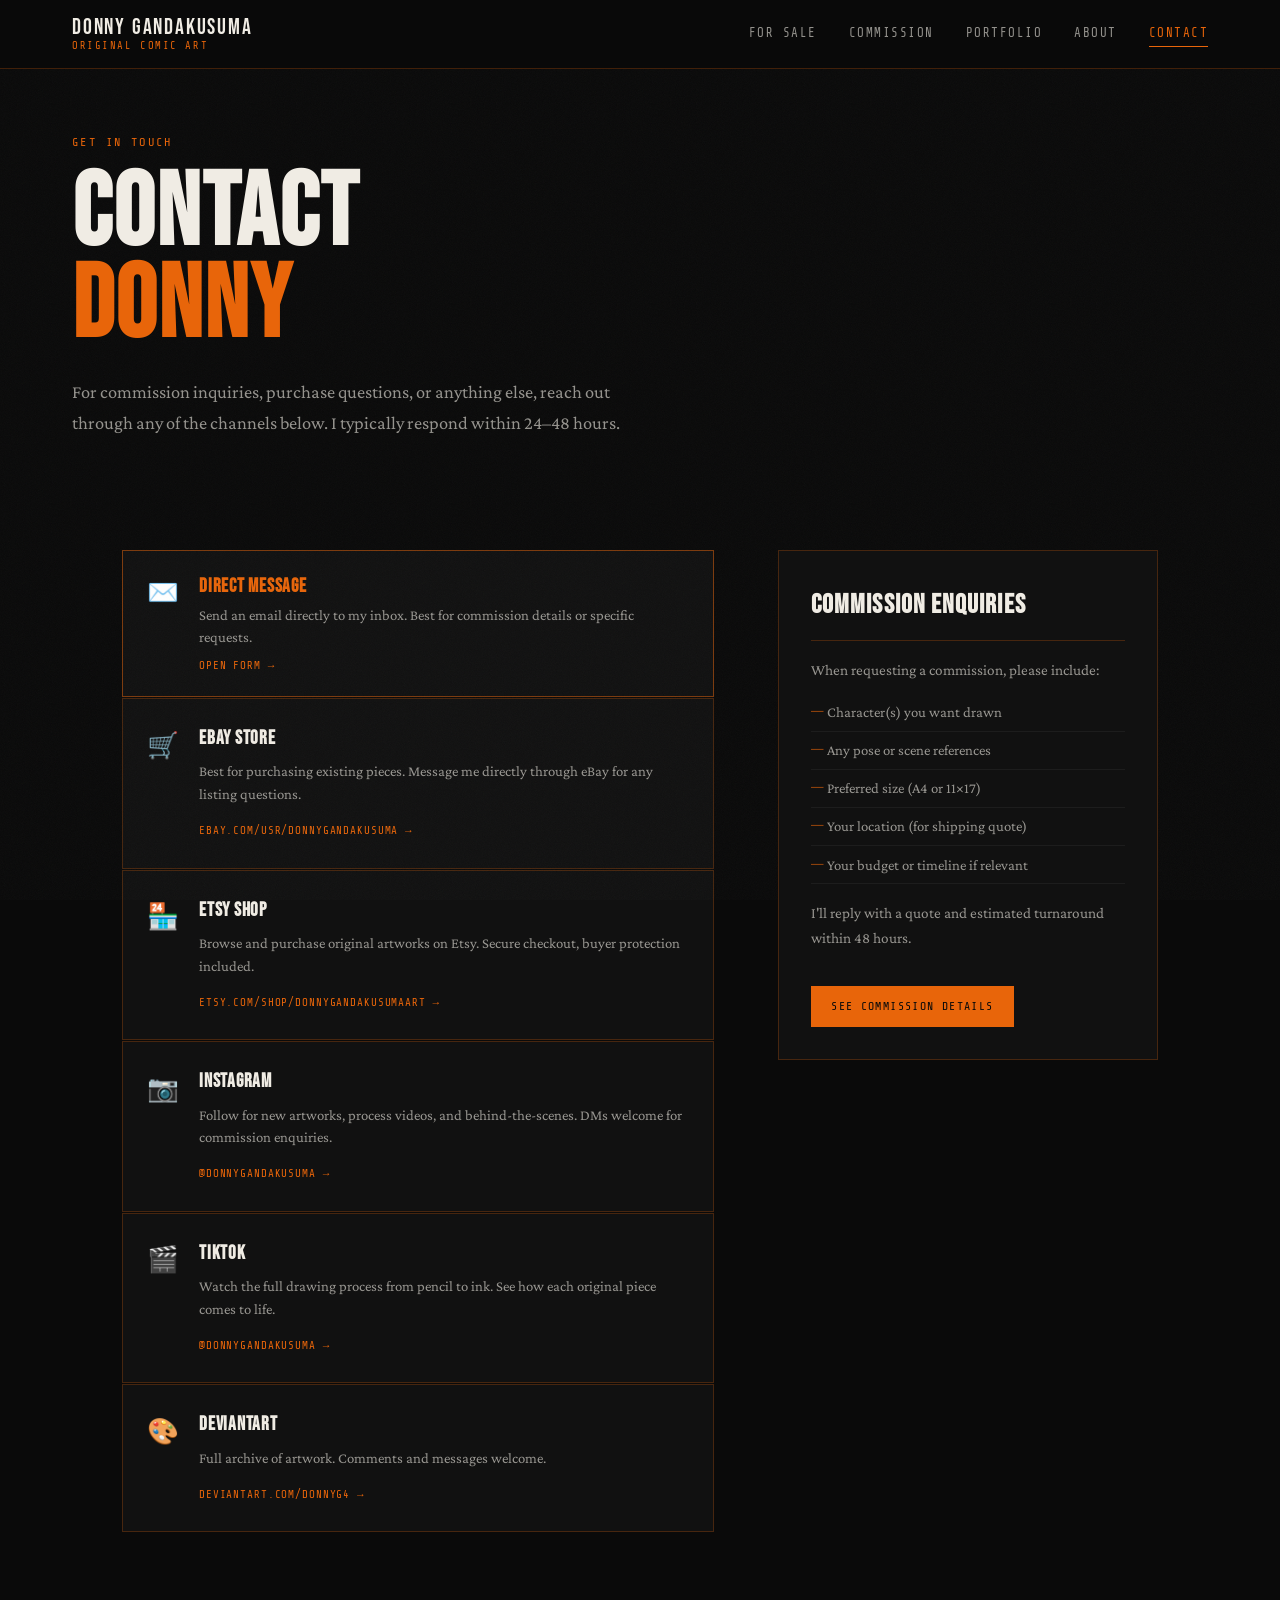
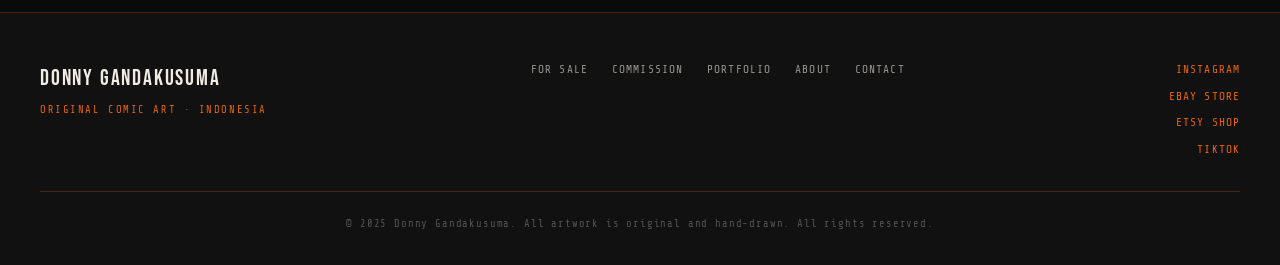
<file: contact.html>
<!DOCTYPE html>
<html lang="en">
<head>
<meta charset="UTF-8">
<meta name="viewport" content="width=device-width, initial-scale=1.0">
<meta name="description" content="Contact Donny Gandakusuma to buy or commission original comic art. Ships to USA, UK, Europe and worldwide. Inquire via WhatsApp, eBay, or Instagram.">
<title>Contact Donny Gandakusuma | Buy or Commission Original Comic Art</title>
<link rel="preconnect" href="https://fonts.googleapis.com">
<link href="https://fonts.googleapis.com/css2?family=Bebas+Neue&family=Crimson+Pro:ital,wght@0,400;0,600;1,400&family=Share+Tech+Mono&display=swap" rel="stylesheet">
<link rel="canonical" href="https://www.donnygandakusuma.com/contact.html">
<link rel="stylesheet" href="style.css">

<style>
  /* Pop-up Modal Styles */
  .modal-overlay {
    display: none;
    position: fixed;
    inset: 0;
    background: rgba(10, 10, 10, 0.85);
    z-index: 1000;
    justify-content: center;
    align-items: center;
    backdrop-filter: blur(5px);
  }
  .modal-overlay.active {
    display: flex;
  }
  .modal-content {
    background: var(--black2);
    border: 1px solid var(--orange);
    padding: 2.5rem 2rem;
    width: 90%;
    max-width: 500px;
    position: relative;
    box-shadow: 0 10px 30px rgba(0,0,0,0.5);
    animation: fadeUp 0.3s ease forwards;
  }
  .modal-close {
    position: absolute;
    top: 1rem;
    right: 1.5rem;
    background: none;
    border: none;
    color: var(--orange);
    font-size: 2rem;
    cursor: pointer;
    line-height: 1;
    transition: transform 0.2s;
  }
  .modal-close:hover {
    transform: scale(1.1);
  }
  .contact-form {
    display: flex;
    flex-direction: column;
    gap: 1.25rem;
    margin-top: 1.5rem;
  }
  .form-group {
    display: flex;
    flex-direction: column;
    gap: 0.4rem;
  }
  .form-group label {
    font-family: var(--font-mono);
    font-size: 0.8rem;
    color: var(--white-dim);
    text-transform: uppercase;
    letter-spacing: 0.05em;
  }
  .form-group input, 
  .form-group textarea {
    background: var(--black3);
    border: 1px solid var(--border);
    color: var(--white);
    padding: 0.85rem;
    font-family: var(--font-body);
    font-size: 1rem;
    transition: border-color 0.2s;
  }
  .form-group input:focus, 
  .form-group textarea:focus {
    outline: none;
    border-color: var(--orange);
  }
  .form-group textarea {
    resize: vertical;
    min-height: 120px;
  }
  /* Button reset for the contact card */
  button.contact-card {
    width: 100%;
    text-align: left;
    appearance: none;
    font-family: inherit;
    color: inherit;
    cursor: pointer;
  }
</style>

<script async src="https://www.googletagmanager.com/gtag/js?id=G-JY4FN2Z0T6"></script>
<script>
  window.dataLayer = window.dataLayer || [];
  function gtag(){dataLayer.push(arguments);}
  gtag('js', new Date());

  gtag('config', 'G-JY4FN2Z0T6');
</script>
<meta name="p:domain_verify" content="7aad872e1aaa33866ecfa6ff37c141c2"/>
</head>
<body>
<div class="noise"></div>

<header>
  <div class="header-inner">
    <a href="index.html" class="logo">
      <span class="logo-main">DONNY GANDAKUSUMA</span>
      <span class="logo-sub">Original Comic Art</span>
    </a>
    <nav>
      <a href="index.html">For Sale</a>
      <a href="commission.html">Commission</a>
      <a href="portfolio.html">Portfolio</a>
      <a href="about.html">About</a>
      <a href="contact.html" class="active">Contact</a>
    </nav>
    <button class="nav-toggle" id="navToggle" aria-label="Open menu">☰</button>
  </div>
  <nav class="mobile-nav" id="mobileNav">
    <a href="index.html">For Sale</a>
    <a href="commission.html">Commission</a>
    <a href="portfolio.html">Portfolio</a>
    <a href="about.html">About</a>
    <a href="contact.html">Contact</a>
  </nav>
</header>

<main>
  <section class="page-hero">
    <p class="hero-label">Get in touch</p>
    <h1>Contact<br><span class="accent">Donny</span></h1>
    <p class="hero-desc">For commission inquiries, purchase questions, or anything else, reach out through any of the channels below. I typically respond within 24–48 hours.</p>
  </section>

  <section class="contact-layout">
    <div class="contact-channels">
      
      <button id="openContactModal" class="contact-card" style="border-color: rgba(232, 101, 10, 0.5);">
        <span class="contact-icon">✉️</span>
        <div>
          <strong style="color: var(--orange);">Direct Message</strong>
          <p>Send an email directly to my inbox. Best for commission details or specific requests.</p>
          <span class="contact-link">Open Form →</span>
        </div>
      </button>

      <a href="https://www.ebay.com/usr/donnygandakusuma" target="_blank" class="contact-card">
        <span class="contact-icon">🛒</span>
        <div>
          <strong>eBay Store</strong>
          <p>Best for purchasing existing pieces. Message me directly through eBay for any listing questions.</p>
          <span class="contact-link">ebay.com/usr/donnygandakusuma →</span>
        </div>
      </a>
      <a href="https://www.etsy.com/shop/DonnyGandakusumaArt" target="_blank" class="contact-card">
        <span class="contact-icon">🏪</span>
        <div>
          <strong>Etsy Shop</strong>
          <p>Browse and purchase original artworks on Etsy. Secure checkout, buyer protection included.</p>
          <span class="contact-link">etsy.com/shop/DonnyGandakusumaArt →</span>
        </div>
      </a>
      <a href="https://www.instagram.com/donnygandakusuma" target="_blank" class="contact-card">
        <span class="contact-icon">📷</span>
        <div>
          <strong>Instagram</strong>
          <p>Follow for new artworks, process videos, and behind-the-scenes. DMs welcome for commission enquiries.</p>
          <span class="contact-link">@donnygandakusuma →</span>
        </div>
      </a>
      <a href="https://www.tiktok.com/@donny.gandakusuma" target="_blank" class="contact-card">
        <span class="contact-icon">🎬</span>
        <div>
          <strong>TikTok</strong>
          <p>Watch the full drawing process from pencil to ink. See how each original piece comes to life.</p>
          <span class="contact-link">@donnygandakusuma →</span>
        </div>
      </a>
      <a href="https://www.deviantart.com/donnyg4" target="_blank" class="contact-card">
        <span class="contact-icon">🎨</span>
        <div>
          <strong>DeviantArt</strong>
          <p>Full archive of artwork. Comments and messages welcome.</p>
          <span class="contact-link">deviantart.com/donnyg4 →</span>
        </div>
      </a>
    </div>

    <div class="contact-info-box">
      <h2>Commission Enquiries</h2>
      <p>When requesting a commission, please include:</p>
      <ul class="contact-list">
        <li>Character(s) you want drawn</li>
        <li>Any pose or scene references</li>
        <li>Preferred size (A4 or 11×17)</li>
        <li>Your location (for shipping quote)</li>
        <li>Your budget or timeline if relevant</li>
      </ul>
      <p>I'll reply with a quote and estimated turnaround within 48 hours.</p>
      <a href="commission.html" class="btn" style="margin-top:1.5rem">See Commission Details</a>
    </div>
  </section>
</main>

<div class="modal-overlay" id="contactModal">
  <div class="modal-content">
    <button class="modal-close" id="closeContactModal">&times;</button>
    <h2 style="font-family: var(--font-display); font-size: 2.2rem; letter-spacing: 0.04em;">Direct Message</h2>
    
    <form action="https://formsubmit.co/donnyg4@yahoo.com" method="POST" class="contact-form">
      <input type="hidden" name="_subject" value="New Contact Form Submission - Donny Gandakusuma Art">
      
      <div class="form-group">
        <label for="name">Your Name</label>
        <input type="text" id="name" name="name" required placeholder="Bruce Wayne">
      </div>
      <div class="form-group">
        <label for="email">Your Email</label>
        <input type="email" id="email" name="email" required placeholder="bruce@wayneenterprises.com">
      </div>
      <div class="form-group">
        <label for="message">Message</label>
        <textarea id="message" name="message" required placeholder="Tell me about the artwork you are interested in..."></textarea>
      </div>
      <button type="submit" class="btn btn-large" style="margin-top: 0.5rem; text-align: center;">Send Message</button>
    </form>
  </div>
</div>

<footer>
  <div class="footer-inner">
    <div class="footer-brand">
      <span class="logo-main">DONNY GANDAKUSUMA</span>
      <span class="logo-sub">Original Comic Art · Indonesia</span>
    </div>
    <div class="footer-links">
      <a href="index.html">For Sale</a>
      <a href="commission.html">Commission</a>
      <a href="portfolio.html">Portfolio</a>
      <a href="about.html">About</a>
      <a href="contact.html">Contact</a>
    </div>
    <div class="footer-social">
      <a href="https://www.instagram.com/donnygandakusuma" target="_blank">Instagram</a>
      <a href="https://www.ebay.com/usr/donnygandakusuma" target="_blank">eBay Store</a>
      <a href="https://www.etsy.com/shop/DonnyGandakusumaArt" target="_blank">Etsy Shop</a>
      <a href="https://www.tiktok.com/@donny.gandakusuma" target="_blank">TikTok</a>
    </div>
  </div>
  <p class="footer-copy">© 2025 Donny Gandakusuma. All artwork is original and hand-drawn. All rights reserved.</p>
</footer>

<script>
document.addEventListener('DOMContentLoaded', function() {
  // Mobile Nav Toggle
  var btn = document.getElementById('navToggle');
  var nav = document.getElementById('mobileNav');
  if (btn && nav) {
    btn.addEventListener('click', function(e) {
      e.stopPropagation();
      nav.classList.toggle('open');
    });
    document.addEventListener('click', function(e) {
      if (!nav.contains(e.target) && e.target !== btn) {
        nav.classList.remove('open');
      }
    });
  }

  // Pop-up Modal Logic
  var modal = document.getElementById('contactModal');
  var openModalBtn = document.getElementById('openContactModal');
  var closeModalBtn = document.getElementById('closeContactModal');

  if (modal && openModalBtn && closeModalBtn) {
    // Open Modal
    openModalBtn.addEventListener('click', function(e) {
      e.preventDefault(); // Prevents page jumping
      modal.classList.add('active');
      document.body.style.overflow = 'hidden'; // Prevents background scrolling
    });

    // Close Modal via 'X' button
    closeModalBtn.addEventListener('click', function(e) {
      e.preventDefault();
      modal.classList.remove('active');
      document.body.style.overflow = '';
    });

    // Close Modal by clicking outside the box
    modal.addEventListener('click', function(e) {
      if (e.target === modal) {
        modal.classList.remove('active');
        document.body.style.overflow = '';
      }
    });
  }
});
</script>
</body>
</html>
</file>
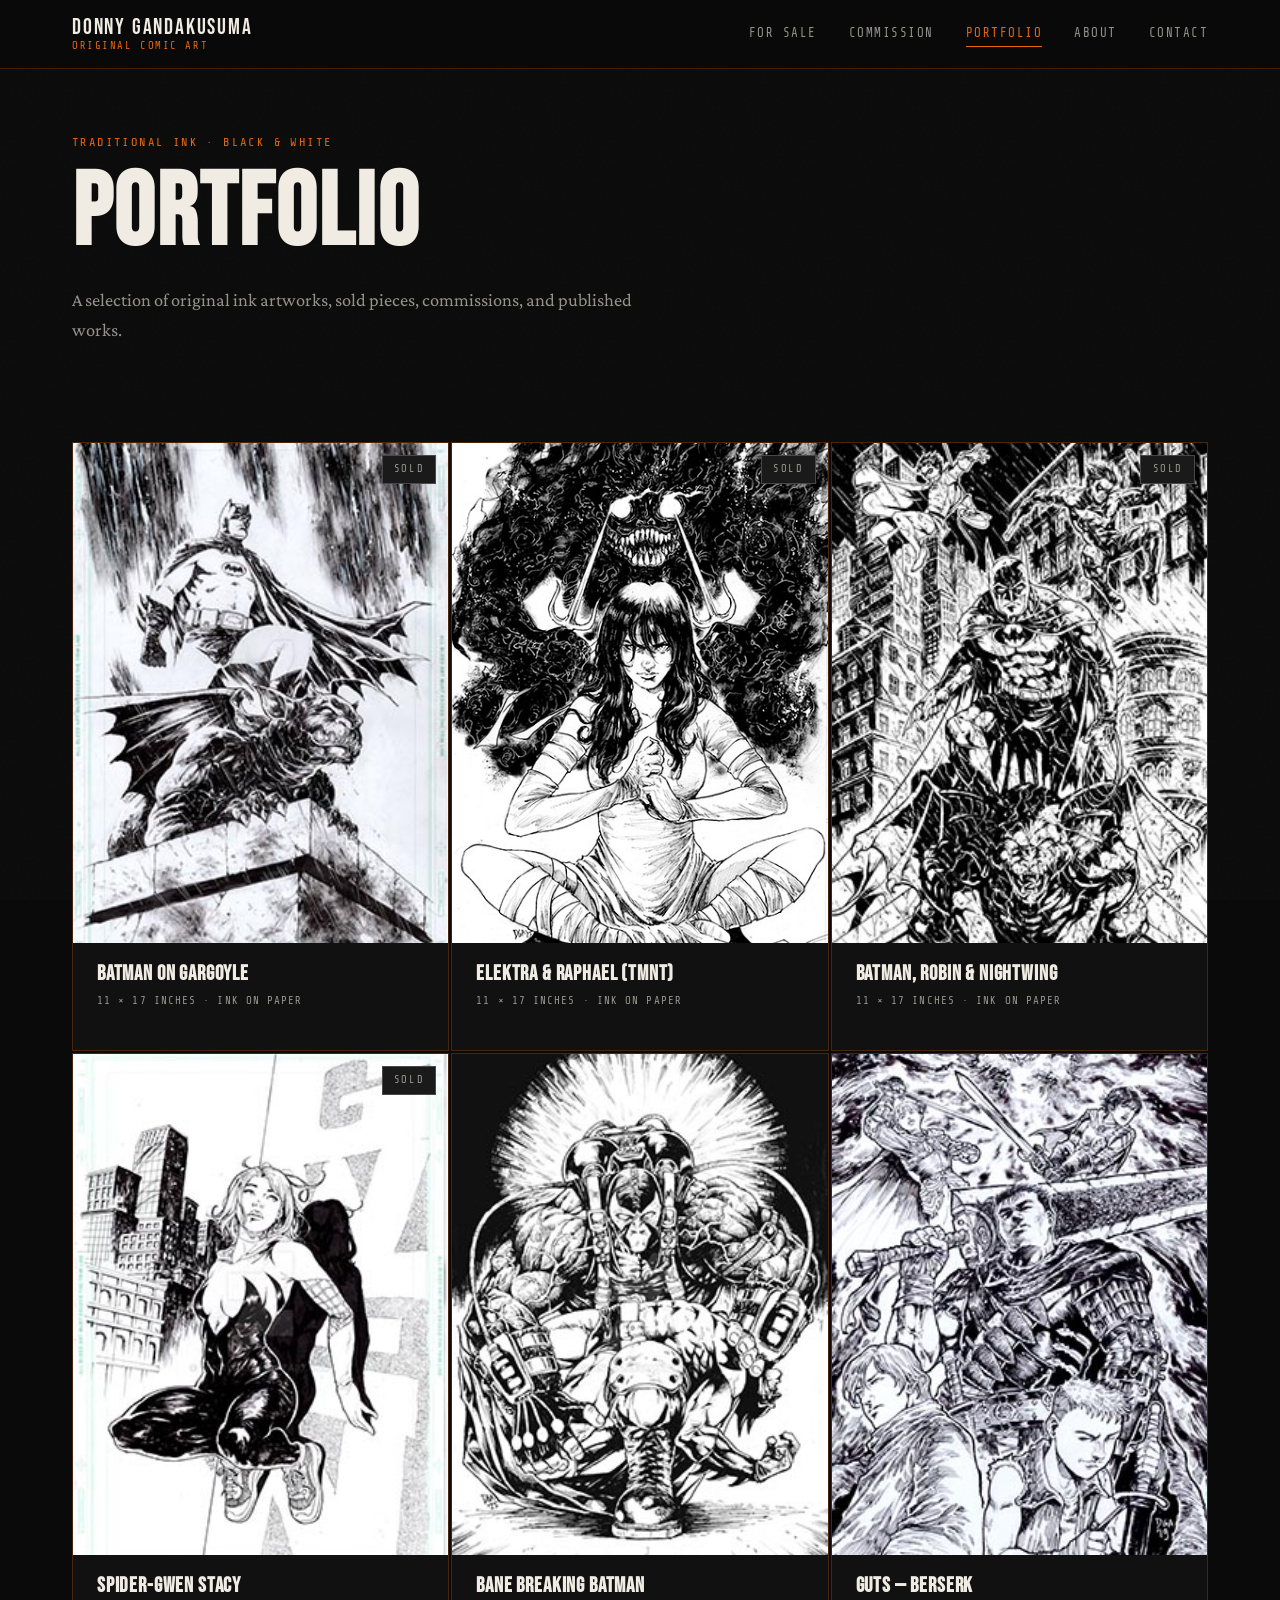
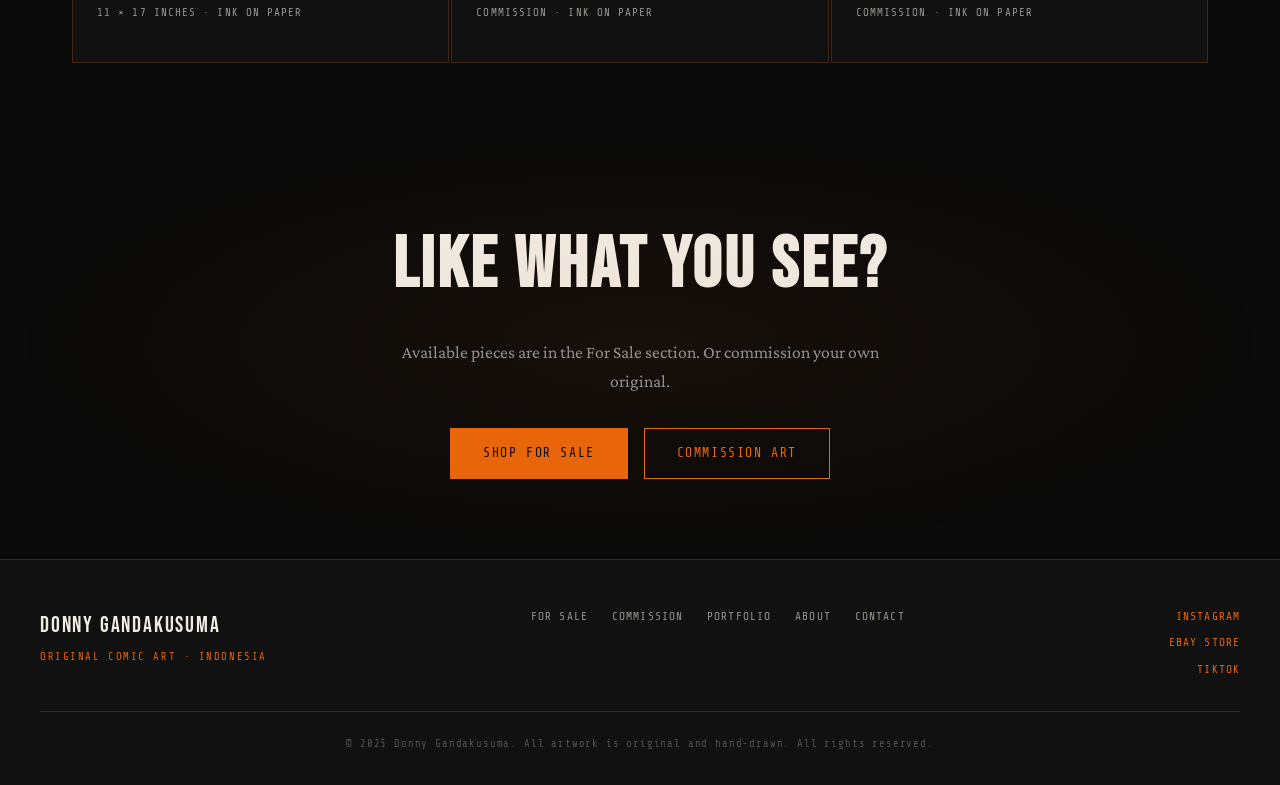
<file: portfolio.html>
<!DOCTYPE html>
<html lang="en">
<head>
<meta charset="UTF-8">
<meta name="viewport" content="width=device-width, initial-scale=1.0">
<meta name="description" content="Portfolio of original hand-drawn comic art by Donny Gandakusuma — Batman, Conan, Red Sonja, Berserk, Spider-Gwen and more. Traditional black and white ink illustrations sold to collectors worldwide.">
<title>Comic Art Portfolio | Original Ink Illustrations | Donny Gandakusuma</title>
<link rel="preconnect" href="https://fonts.googleapis.com">
<link href="https://fonts.googleapis.com/css2?family=Bebas+Neue&family=Crimson+Pro:ital,wght@0,400;0,600;1,400&family=Share+Tech+Mono&display=swap" rel="stylesheet">
<link rel="canonical" href="https://www.donnygandakusuma.com/portfolio.html">
<link rel="stylesheet" href="style.css">
<!-- Google Analytics -->
<script async src="https://www.googletagmanager.com/gtag/js?id=G-JY4FN2Z0T6"></script>
<script>
  window.dataLayer = window.dataLayer || [];
  function gtag(){dataLayer.push(arguments);}
  gtag('js', new Date());
  gtag('config', 'G-JY4FN2Z0T6');
</script>
<meta name="p:domain_verify" content="7aad872e1aaa33866ecfa6ff37c141c2"/>
</head>
<body>
<div class="noise"></div>

<header>
  <div class="header-inner">
    <a href="index.html" class="logo">
      <span class="logo-main">DONNY GANDAKUSUMA</span>
      <span class="logo-sub">Original Comic Art</span>
    </a>
    <nav>
      <a href="index.html">For Sale</a>
      <a href="commission.html">Commission</a>
      <a href="portfolio.html" class="active">Portfolio</a>
      <a href="about.html">About</a>
      <a href="contact.html">Contact</a>
    </nav>
    <button class="nav-toggle" id="navToggle" aria-label="Open menu">☰</button>
  </div>
  <nav class="mobile-nav" id="mobileNav">
    <a href="index.html">For Sale</a>
    <a href="commission.html">Commission</a>
    <a href="portfolio.html">Portfolio</a>
    <a href="about.html">About</a>
    <a href="contact.html">Contact</a>
  </nav>
</header>

<main>
  <section class="page-hero">
    <p class="hero-label">Traditional Ink · Black &amp; White</p>
    <h1>Portfolio</h1>
    <p class="hero-desc">A selection of original ink artworks, sold pieces, commissions, and published works.</p>
  </section>

  <section class="sale-grid">
    <article class="art-card">
      <div class="art-img-wrap">
        <img src="images/batman-gargoyle.jpg" alt="Batman on Gargoyle original comic art — hand-drawn ink illustration by Donny Gandakusuma — sold" loading="lazy">
        <span class="badge sold">Sold</span>
      </div>
      <div class="art-info"><h2>Batman on Gargoyle</h2><p class="art-size">11 × 17 inches · Ink on paper</p></div>
    </article>
    <article class="art-card">
      <div class="art-img-wrap">
        <img src="images/elektra.jpg" alt="Elektra and Raphael TMNT original comic art — hand-drawn ink illustration by Donny Gandakusuma — sold" loading="lazy">
        <span class="badge sold">Sold</span>
      </div>
      <div class="art-info"><h2>Elektra &amp; Raphael (TMNT)</h2><p class="art-size">11 × 17 inches · Ink on paper</p></div>
    </article>
    <article class="art-card">
      <div class="art-img-wrap">
        <img src="images/batman-nightwing.jpg" alt="Batman Robin and Nightwing original comic art — traditional ink drawing by Donny Gandakusuma — sold" loading="lazy">
        <span class="badge sold">Sold</span>
      </div>
      <div class="art-info"><h2>Batman, Robin &amp; Nightwing</h2><p class="art-size">11 × 17 inches · Ink on paper</p></div>
    </article>
    <article class="art-card">
      <div class="art-img-wrap">
        <img src="images/spider-gwen.jpg" alt="Spider-Gwen Stacy original comic art — hand-drawn ink illustration by Donny Gandakusuma — sold" loading="lazy">
        <span class="badge sold">Sold</span>
      </div>
      <div class="art-info"><h2>Spider-Gwen Stacy</h2><p class="art-size">11 × 17 inches · Ink on paper</p></div>
    </article>
    <article class="art-card">
      <div class="art-img-wrap">
        <img src="images/bane-batman.jpg" alt="Bane breaking Batman original comic art commission — traditional ink drawing by Donny Gandakusuma" loading="lazy">
      </div>
      <div class="art-info"><h2>Bane Breaking Batman</h2><p class="art-size">Commission · Ink on paper</p></div>
    </article>
    <article class="art-card">
      <div class="art-img-wrap">
        <img src="images/berserk.jpg" alt="Guts Berserk original comic art commission — hand-drawn ink illustration by Donny Gandakusuma" loading="lazy">
      </div>
      <div class="art-info"><h2>Guts — Berserk</h2><p class="art-size">Commission · Ink on paper</p></div>
    </article>
  </section>

  <section class="cta-band">
    <h2>Like what you see?</h2>
    <p>Available pieces are in the For Sale section. Or commission your own original.</p>
    <div class="cta-row">
      <a href="index.html" class="btn btn-large">Shop For Sale</a>
      <a href="commission.html" class="btn btn-large btn-ghost">Commission Art</a>
    </div>
  </section>
</main>

<footer>
  <div class="footer-inner">
    <div class="footer-brand">
      <span class="logo-main">DONNY GANDAKUSUMA</span>
      <span class="logo-sub">Original Comic Art · Indonesia</span>
    </div>
    <div class="footer-links">
      <a href="index.html">For Sale</a>
      <a href="commission.html">Commission</a>
      <a href="portfolio.html">Portfolio</a>
      <a href="about.html">About</a>
      <a href="contact.html">Contact</a>
    </div>
    <div class="footer-social">
      <a href="https://www.instagram.com/donnygandakusuma" target="_blank">Instagram</a>
      <a href="https://www.ebay.com/usr/donnygandakusuma" target="_blank">eBay Store</a>
      <a href="https://www.tiktok.com/@donny.gandakusuma" target="_blank">TikTok</a>
    </div>
  </div>
  <p class="footer-copy">© 2025 Donny Gandakusuma. All artwork is original and hand-drawn. All rights reserved.</p>
</footer>
<script>
document.addEventListener('DOMContentLoaded', function() {
  var btn = document.getElementById('navToggle');
  var nav = document.getElementById('mobileNav');
  if (btn && nav) {
    btn.addEventListener('click', function(e) {
      e.stopPropagation();
      nav.classList.toggle('open');
    });
    document.addEventListener('click', function(e) {
      if (!nav.contains(e.target) && e.target !== btn) {
        nav.classList.remove('open');
      }
    });
  }
});
</script>
</body>
</html>
</file>
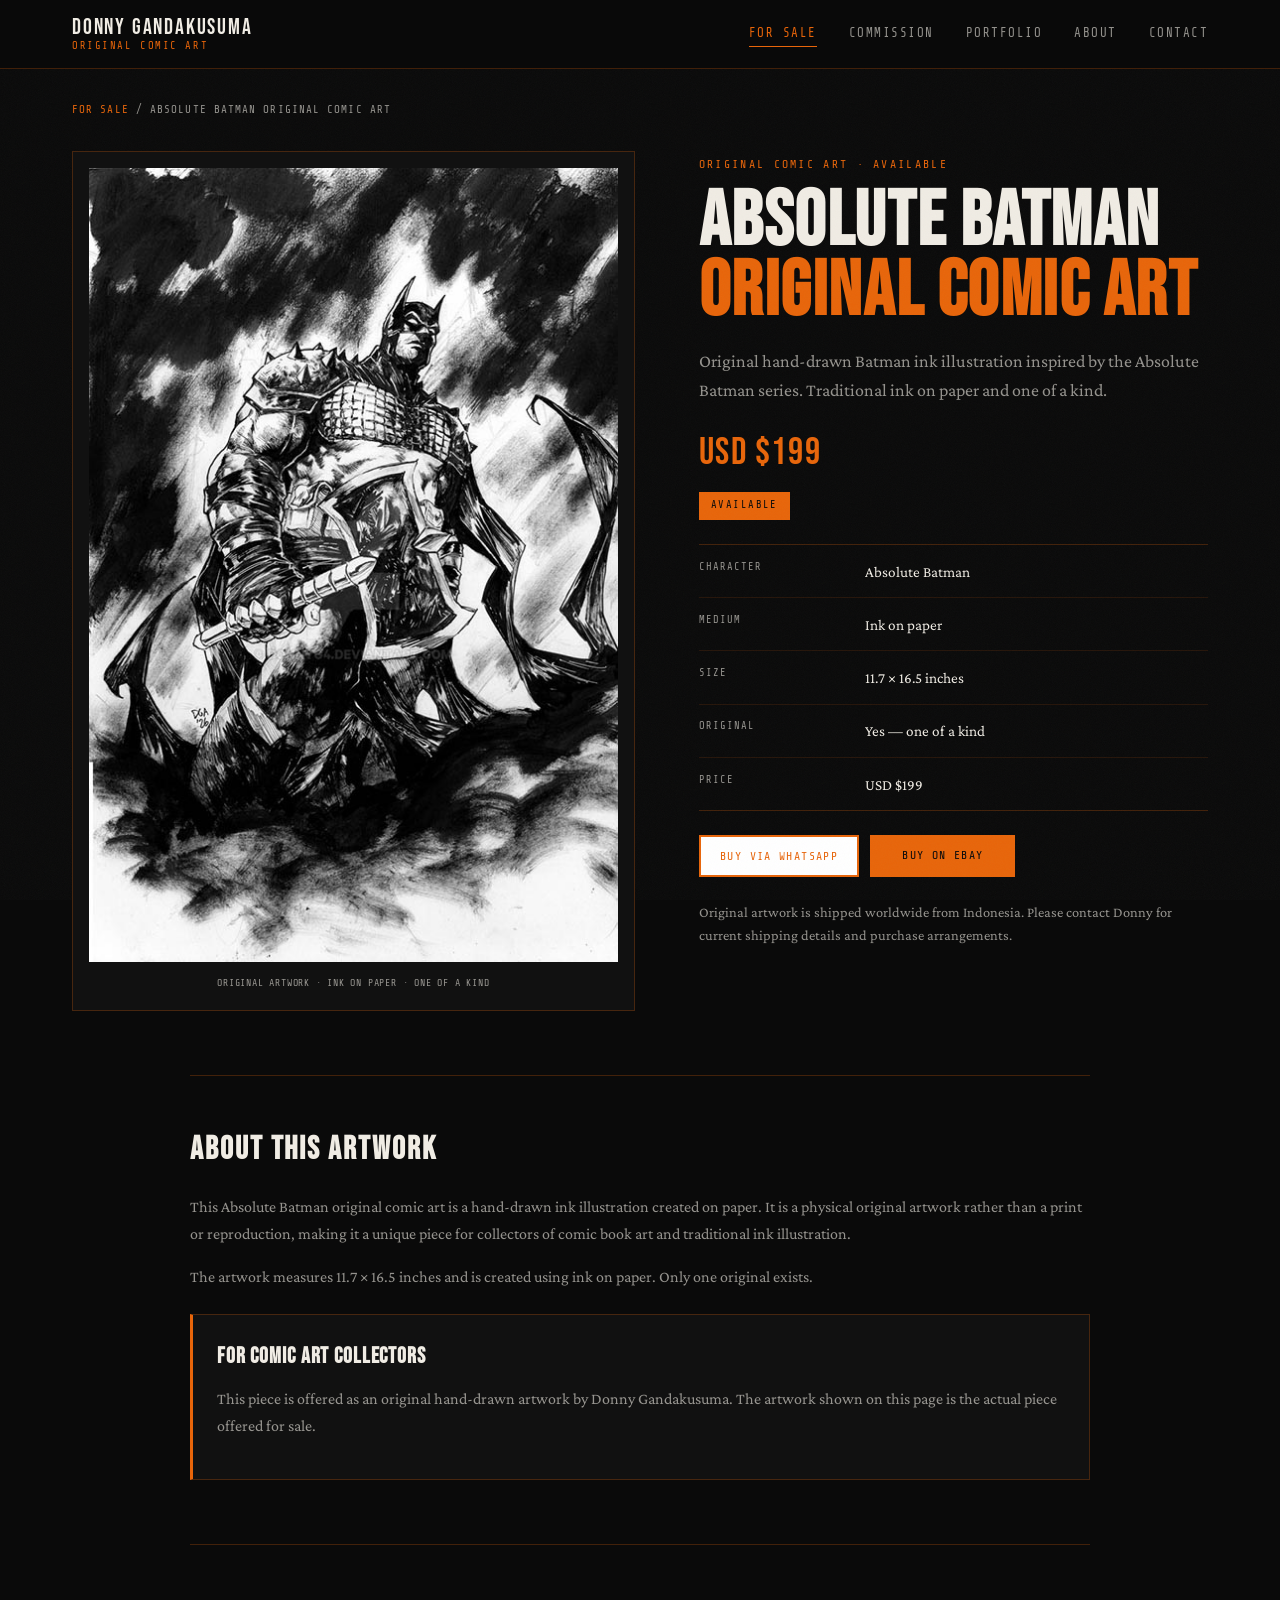
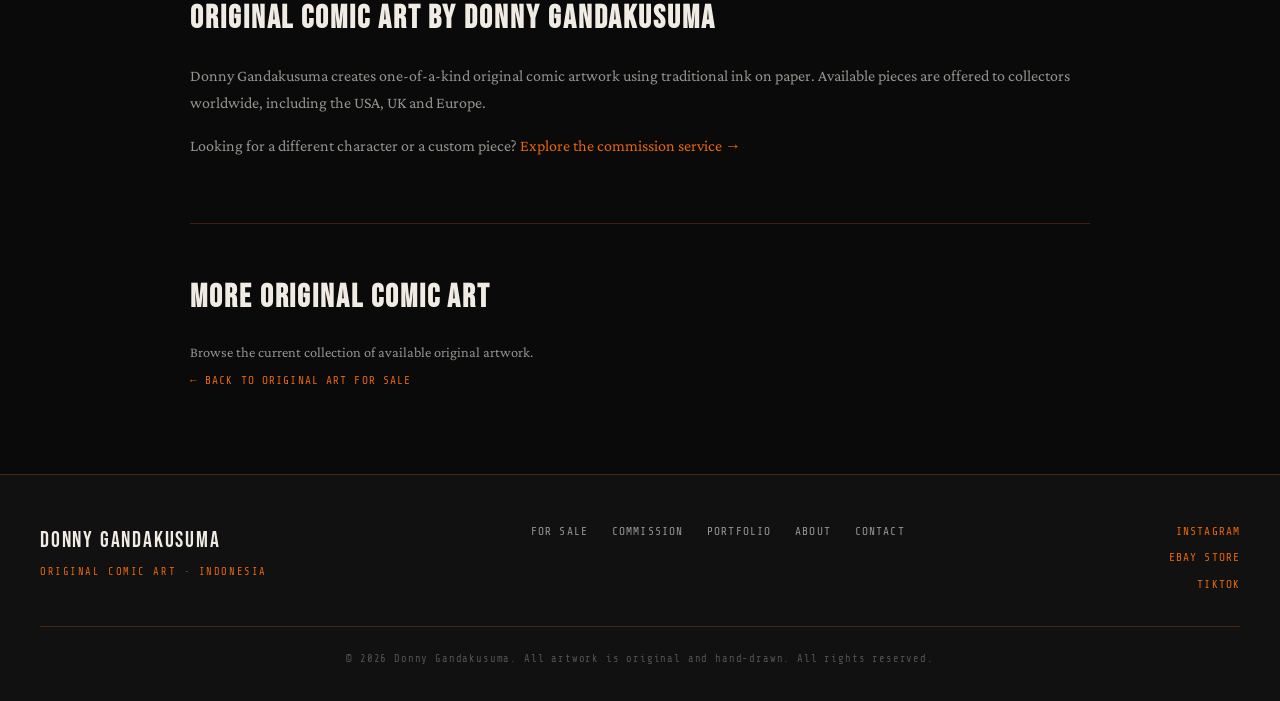
<file: original-comic-art/absolute-batman-original-comic-art.html>
<!DOCTYPE html>
<html lang="en">
<head>
<meta charset="UTF-8">
<meta name="viewport" content="width=device-width, initial-scale=1.0">

<title>Absolute Batman Original Comic Art for Sale | Donny Gandakusuma</title>
<meta name="description" content="Buy an original Absolute Batman comic art illustration by Donny Gandakusuma. Hand-drawn traditional ink on paper, 11.7 × 16.5 inches, one of a kind, USD $199.">
<link rel="canonical" href="https://www.donnygandakusuma.com/original-comic-art/absolute-batman-original-comic-art.html">

<meta property="og:title" content="Absolute Batman Original Comic Art for Sale | Donny Gandakusuma">
<meta property="og:description" content="Original hand-drawn Absolute Batman ink illustration on paper. One-of-a-kind original comic art, 11.7 × 16.5 inches, USD $199.">
<meta property="og:url" content="https://www.donnygandakusuma.com/original-comic-art/absolute-batman-original-comic-art.html">
<meta property="og:type" content="product">
<meta property="og:site_name" content="Donny Gandakusuma Original Comic Art">
<meta property="og:image" content="https://www.donnygandakusuma.com/images/absolute-batman.jpg">

<link rel="icon" type="image/png" href="../images/favicon.png">
<link rel="preconnect" href="https://fonts.googleapis.com">
<link href="https://fonts.googleapis.com/css2?family=Bebas+Neue&family=Crimson+Pro:ital,wght@0,400;0,600;1,400&family=Share+Tech+Mono&display=swap" rel="stylesheet">
<link rel="stylesheet" href="../style.css">

<script async src="https://www.googletagmanager.com/gtag/js?id=G-JY4FN2Z0T6"></script>
<script>
window.dataLayer = window.dataLayer || [];
function gtag(){dataLayer.push(arguments);}
gtag('js', new Date());
gtag('config', 'G-JY4FN2Z0T6');
</script>

<script type="application/ld+json">
{
  "@context":"https://schema.org",
  "@type":"Product",
  "name":"Absolute Batman Original Comic Art",
  "description":"Original hand-drawn Batman ink illustration inspired by the Absolute Batman series. Traditional ink on paper and one of a kind.",
  "image":["https://www.donnygandakusuma.com/images/absolute-batman.jpg"],
  "brand":{"@type":"Brand","name":"Donny Gandakusuma"},
  "url":"https://www.donnygandakusuma.com/original-comic-art/absolute-batman-original-comic-art.html",
  "offers":{
    "@type":"Offer",
    "url":"https://www.donnygandakusuma.com/original-comic-art/absolute-batman-original-comic-art.html",
    "priceCurrency":"USD",
    "price":"199",
    "availability":"https://schema.org/InStock",
    "itemCondition":"https://schema.org/NewCondition"
  }
}
</script>

<style>
.product-page{max-width:1200px;margin:0 auto;padding:2rem 2rem 5rem}
.product-breadcrumb{font-family:var(--font-mono);font-size:.68rem;letter-spacing:.1em;text-transform:uppercase;color:var(--white-dim);margin-bottom:2rem}
.product-breadcrumb a{color:var(--orange)}
.product-layout{display:grid;grid-template-columns:minmax(0,1.05fr) minmax(320px,.95fr);gap:4rem;align-items:start}
.product-image-panel{background:var(--black2);border:1px solid var(--border);padding:1rem;position:relative}
.product-image-panel img{width:100%;height:auto;max-height:820px;object-fit:contain;background:var(--black3)}
.product-image-note{font-family:var(--font-mono);font-size:.62rem;letter-spacing:.08em;text-transform:uppercase;color:var(--white-dim);padding:.85rem .25rem .15rem;text-align:center}
.product-info{padding-top:.25rem}
.product-label{font-family:var(--font-mono);font-size:.72rem;letter-spacing:.2em;text-transform:uppercase;color:var(--orange);margin-bottom:.9rem}
.product-info h1{font-family:var(--font-display);font-size:clamp(3.2rem,6vw,5.6rem);line-height:.9;letter-spacing:.02em;margin-bottom:1.25rem}
.product-lead{font-size:1.12rem;color:var(--white-dim);line-height:1.65;margin-bottom:1.75rem}
.product-price{font-family:var(--font-display);font-size:2.4rem;color:var(--orange);letter-spacing:.04em;line-height:1;margin-bottom:1rem}
.product-availability{display:inline-block;font-family:var(--font-mono);font-size:.65rem;letter-spacing:.14em;text-transform:uppercase;padding:.35rem .75rem;background:var(--orange);color:var(--black);margin-bottom:1.5rem}
.product-details{border-top:1px solid var(--border);border-bottom:1px solid var(--border);margin-bottom:1.5rem}
.product-detail-row{display:grid;grid-template-columns:150px 1fr;gap:1rem;padding:.85rem 0;border-bottom:1px solid rgba(232,101,10,.12)}
.product-detail-row:last-child{border-bottom:0}
.product-detail-label{font-family:var(--font-mono);font-size:.65rem;letter-spacing:.1em;text-transform:uppercase;color:var(--white-dim)}
.product-detail-value{font-size:.95rem;color:var(--white)}
.product-actions{display:flex;gap:.7rem;flex-wrap:wrap;margin-bottom:1.5rem}
.product-actions .btn{min-width:145px;text-align:center}
.product-note{font-size:.9rem;color:var(--white-dim);line-height:1.6}
.product-section,.related-product{max-width:900px;margin:4rem auto 0;padding-top:3rem;border-top:1px solid var(--border)}
.product-section h2,.related-product h2{font-family:var(--font-display);font-size:2rem;letter-spacing:.06em;margin-bottom:1rem}
.product-section p{color:var(--white-dim);font-size:1rem;line-height:1.7;margin-bottom:1rem}
.product-collector-box{margin-top:1.5rem;background:var(--black2);border:1px solid var(--border);border-left:3px solid var(--orange);padding:1.5rem}
.product-collector-box h3{font-family:var(--font-display);font-size:1.35rem;letter-spacing:.04em;margin-bottom:.6rem}
.related-product a{color:var(--orange);font-family:var(--font-mono);font-size:.7rem;letter-spacing:.1em;text-transform:uppercase}
@media(max-width:900px){.product-layout{grid-template-columns:1fr;gap:2.5rem}.product-info h1{font-size:clamp(3rem,13vw,5rem)}}
@media(max-width:600px){.product-page{padding:1.5rem 1rem 4rem}.product-detail-row{grid-template-columns:1fr;gap:.25rem}.product-actions{flex-direction:column}.product-actions .btn{width:100%}}
</style>
</head>

<body>
<div class="noise"></div>

<header>
  <div class="header-inner">
    <a href="../index.html" class="logo">
      <span class="logo-main">DONNY GANDAKUSUMA</span>
      <span class="logo-sub">Original Comic Art</span>
    </a>
    <nav>
      <a href="../index.html" class="active">For Sale</a>
      <a href="../commission.html">Commission</a>
      <a href="../portfolio.html">Portfolio</a>
      <a href="../about.html">About</a>
      <a href="../contact.html">Contact</a>
    </nav>
    <button class="nav-toggle" id="navToggle" aria-label="Open menu" aria-expanded="false">☰</button>
  </div>
  <nav class="mobile-nav" id="mobileNav" aria-label="Mobile navigation">
    <a href="../index.html">For Sale</a>
    <a href="../commission.html">Commission</a>
    <a href="../portfolio.html">Portfolio</a>
    <a href="../about.html">About</a>
    <a href="../contact.html">Contact</a>
  </nav>
</header>

<main>
<div class="product-page">
  <div class="product-breadcrumb">
    <a href="../index.html">For Sale</a> / Absolute Batman Original Comic Art
  </div>

  <section class="product-layout">
    <div class="product-image-panel">
      <img src="../images/absolute-batman.jpg"
           alt="Absolute Batman original comic art for sale — hand-drawn ink illustration by Donny Gandakusuma"
           width="1170" height="1650">
      <p class="product-image-note">Original artwork · Ink on paper · One of a kind</p>
    </div>

    <div class="product-info">
      <p class="product-label">Original Comic Art · Available</p>
      <h1>Absolute Batman<br><span class="accent">Original Comic Art</span></h1>

      <p class="product-lead">
        Original hand-drawn Batman ink illustration inspired by the Absolute Batman series.
        Traditional ink on paper and one of a kind.
      </p>

      <div class="product-price">USD $199</div>
      <span class="product-availability">Available</span>

      <div class="product-details" aria-label="Artwork details">
        <div class="product-detail-row"><span class="product-detail-label">Character</span><span class="product-detail-value">Absolute Batman</span></div>
        <div class="product-detail-row"><span class="product-detail-label">Medium</span><span class="product-detail-value">Ink on paper</span></div>
        <div class="product-detail-row"><span class="product-detail-label">Size</span><span class="product-detail-value">11.7 × 16.5 inches</span></div>
        <div class="product-detail-row"><span class="product-detail-label">Original</span><span class="product-detail-value">Yes — one of a kind</span></div>
        <div class="product-detail-row"><span class="product-detail-label">Price</span><span class="product-detail-value">USD $199</span></div>
      </div>

      <div class="product-actions">
        <a href="https://wa.me/628170910308?text=Hi%20Donny%2C%20I%27m%20interested%20in%20purchasing%20Absolute%20Batman%20original%20art."
           target="_blank" rel="noopener noreferrer" class="btn btn-wa">Buy via WhatsApp</a>
        <a href="https://www.ebay.com/usr/donnygandakusuma"
           target="_blank" rel="noopener noreferrer" class="btn btn-ebay">Buy on eBay</a>
      </div>

      <p class="product-note">
        Original artwork is shipped worldwide from Indonesia. Please contact
        Donny for current shipping details and purchase arrangements.
      </p>
    </div>
  </section>

  <section class="product-section">
    <h2>About This Artwork</h2>
    <p>
      This Absolute Batman original comic art is a hand-drawn ink illustration
      created on paper. It is a physical original artwork rather than a print
      or reproduction, making it a unique piece for collectors of comic book
      art and traditional ink illustration.
    </p>
    <p>
      The artwork measures 11.7 × 16.5 inches and is created using ink on
      paper. Only one original exists.
    </p>
    <div class="product-collector-box">
      <h3>For Comic Art Collectors</h3>
      <p>
        This piece is offered as an original hand-drawn artwork by
        Donny Gandakusuma. The artwork shown on this page is the actual piece
        offered for sale.
      </p>
    </div>
  </section>

  <section class="product-section">
    <h2>Original Comic Art by Donny Gandakusuma</h2>
    <p>
      Donny Gandakusuma creates one-of-a-kind original comic artwork using
      traditional ink on paper. Available pieces are offered to collectors
      worldwide, including the USA, UK and Europe.
    </p>
    <p>
      Looking for a different character or a custom piece?
      <a href="../commission.html" class="accent">Explore the commission service →</a>
    </p>
  </section>

  <section class="related-product">
    <h2>More Original Comic Art</h2>
    <p class="product-note">Browse the current collection of available original artwork.</p>
    <a href="../index.html">← Back to Original Art For Sale</a>
  </section>
</div>
</main>

<footer>
  <div class="footer-inner">
    <div class="footer-brand">
      <span class="logo-main">DONNY GANDAKUSUMA</span>
      <span class="logo-sub">Original Comic Art · Indonesia</span>
    </div>
    <div class="footer-links">
      <a href="../index.html">For Sale</a>
      <a href="../commission.html">Commission</a>
      <a href="../portfolio.html">Portfolio</a>
      <a href="../about.html">About</a>
      <a href="../contact.html">Contact</a>
    </div>
    <div class="footer-social">
      <a href="https://www.instagram.com/donnygandakusuma" target="_blank" rel="noopener noreferrer">Instagram</a>
      <a href="https://www.ebay.com/usr/donnygandakusuma" target="_blank" rel="noopener noreferrer">eBay Store</a>
      <a href="https://www.tiktok.com/@donny.gandakusuma" target="_blank" rel="noopener noreferrer">TikTok</a>
    </div>
  </div>
  <p class="footer-copy">© 2026 Donny Gandakusuma. All artwork is original and hand-drawn. All rights reserved.</p>
</footer>

<script>
document.addEventListener('DOMContentLoaded', function() {
  var btn=document.getElementById('navToggle');
  var nav=document.getElementById('mobileNav');
  if(btn && nav){
    btn.addEventListener('click',function(e){
      e.stopPropagation();
      var isOpen=nav.classList.toggle('open');
      btn.setAttribute('aria-expanded',isOpen?'true':'false');
    });
    document.addEventListener('click',function(e){
      if(!nav.contains(e.target) && e.target!==btn){
        nav.classList.remove('open');
        btn.setAttribute('aria-expanded','false');
      }
    });
  }
});
</script>
</body>
</html>
</file>
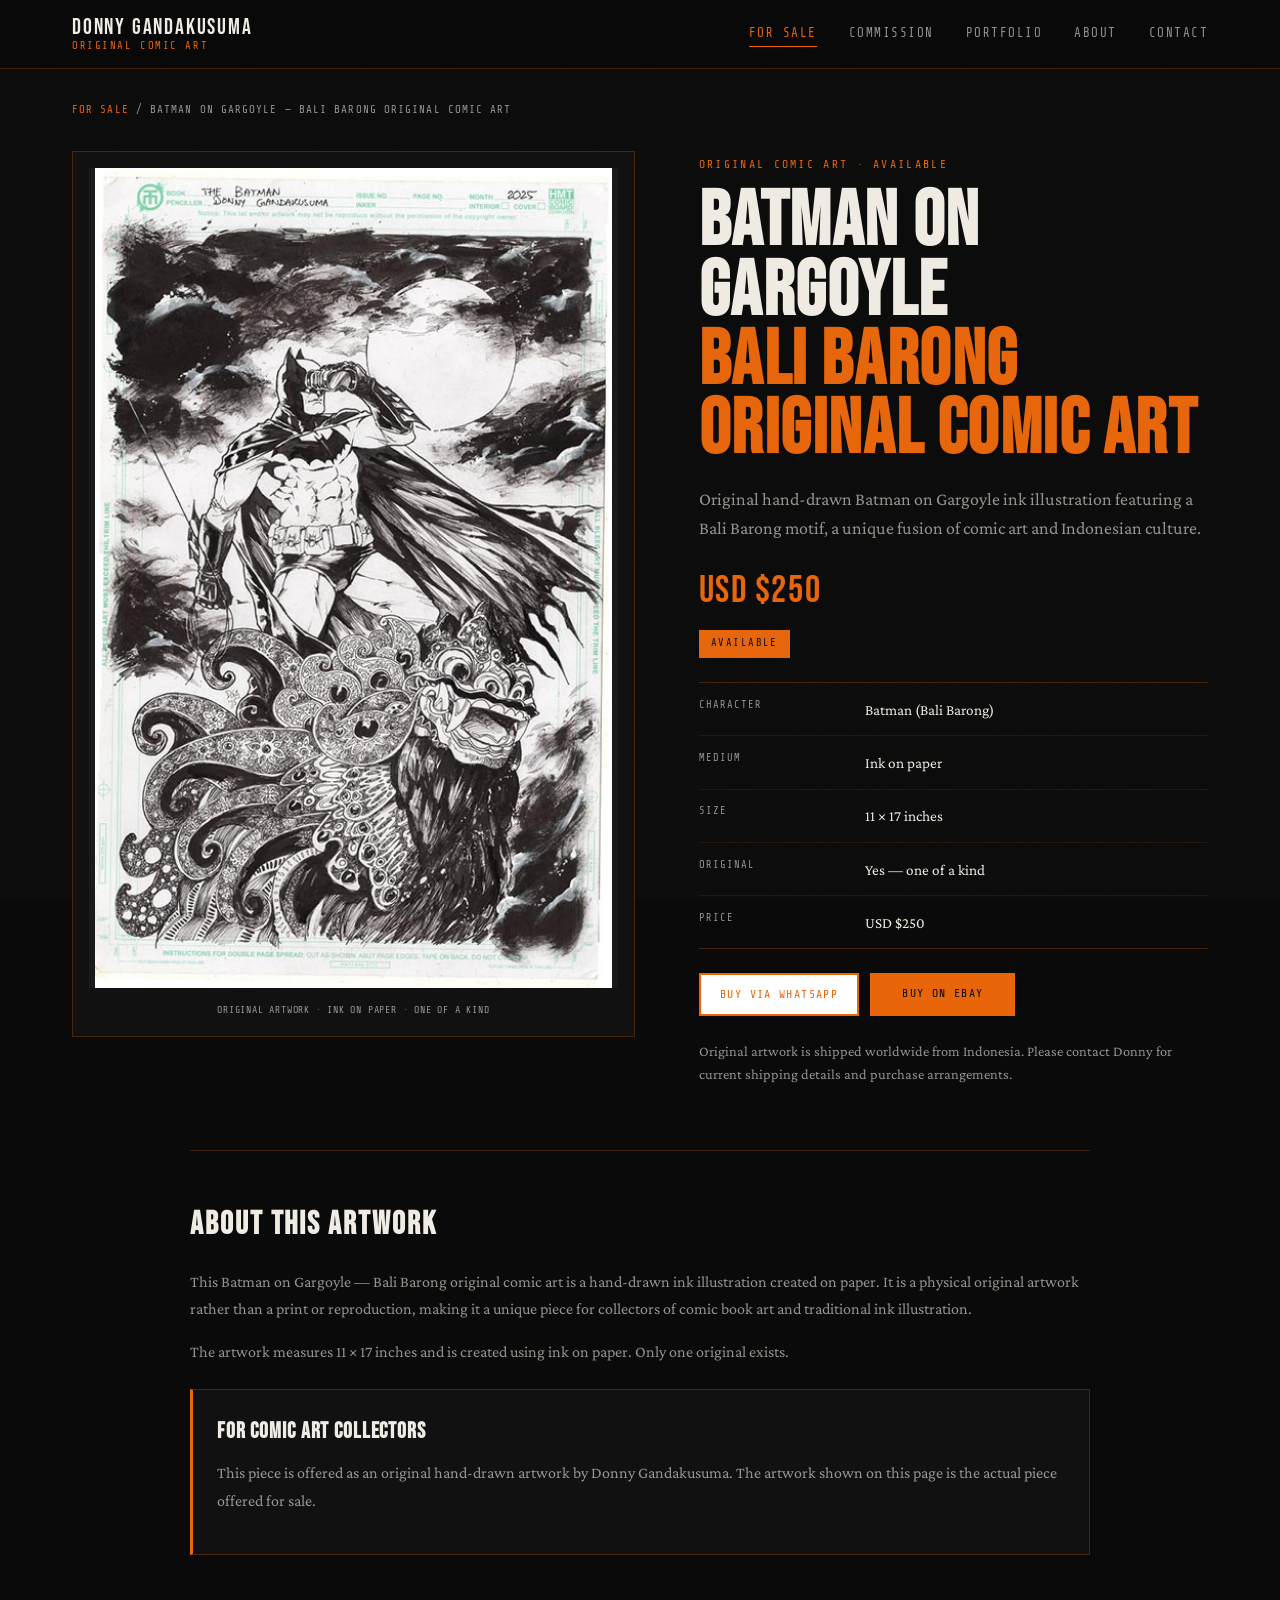
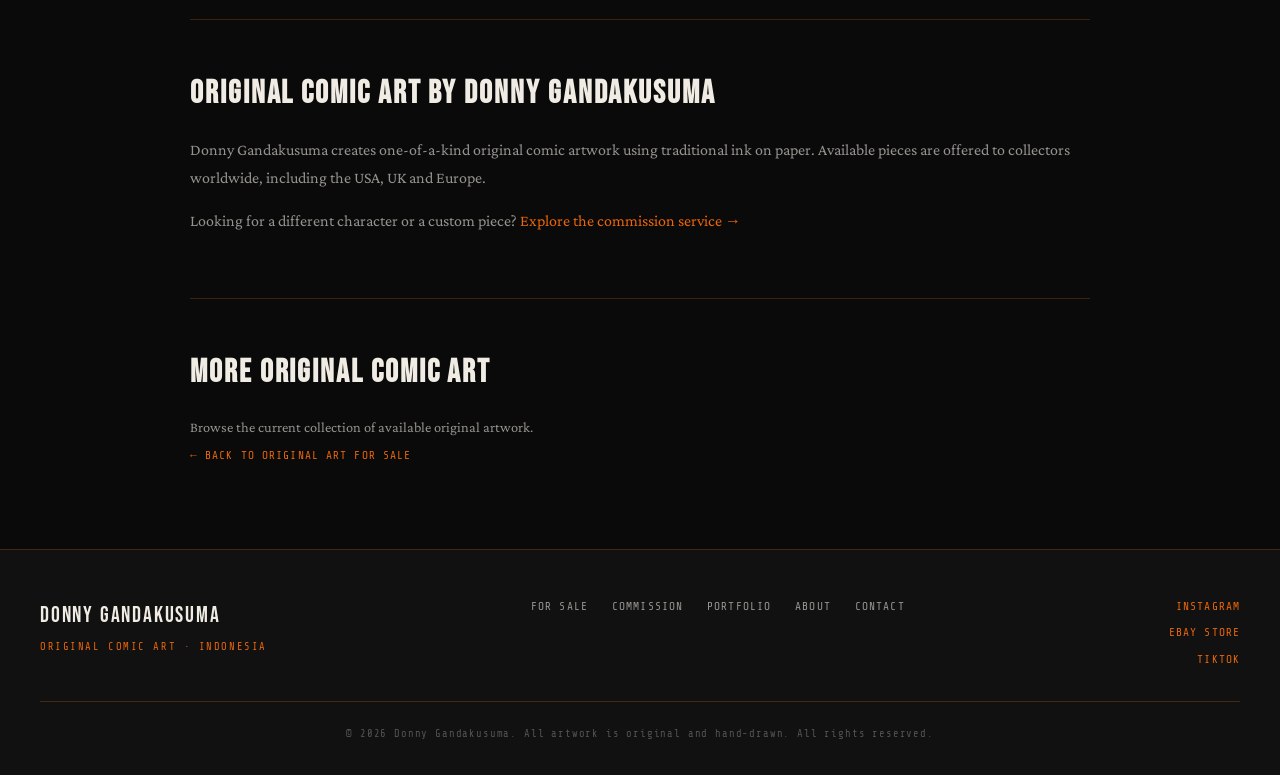
<file: original-comic-art/batman-on-gargoyle-bali-barong-original-comic-art.html>
<!DOCTYPE html>
<html lang="en">
<head>
<meta charset="UTF-8">
<meta name="viewport" content="width=device-width, initial-scale=1.0">

<title>Batman on Gargoyle — Bali Barong Original Comic Art for Sale | Donny Gandakusuma</title>
<meta name="description" content="Buy an original Batman on Gargoyle Bali Barong comic art illustration by Donny Gandakusuma. Hand-drawn traditional ink on paper, 11 × 17 inches, one of a kind, USD $250.">
<link rel="canonical" href="https://www.donnygandakusuma.com/original-comic-art/batman-on-gargoyle-bali-barong-original-comic-art.html">

<meta property="og:title" content="Batman on Gargoyle — Bali Barong Original Comic Art for Sale | Donny Gandakusuma">
<meta property="og:description" content="Original hand-drawn Batman on Gargoyle Bali Barong ink illustration on paper. One-of-a-kind original comic art, 11 × 17 inches, USD $250.">
<meta property="og:url" content="https://www.donnygandakusuma.com/original-comic-art/batman-on-gargoyle-bali-barong-original-comic-art.html">
<meta property="og:type" content="product">
<meta property="og:site_name" content="Donny Gandakusuma Original Comic Art">
<meta property="og:image" content="https://www.donnygandakusuma.com/images/batman-barong.jpg">

<link rel="icon" type="image/png" href="../images/favicon.png">
<link rel="preconnect" href="https://fonts.googleapis.com">
<link href="https://fonts.googleapis.com/css2?family=Bebas+Neue&family=Crimson+Pro:ital,wght@0,400;0,600;1,400&family=Share+Tech+Mono&display=swap" rel="stylesheet">
<link rel="stylesheet" href="../style.css">

<script async src="https://www.googletagmanager.com/gtag/js?id=G-JY4FN2Z0T6"></script>
<script>
window.dataLayer = window.dataLayer || [];
function gtag(){dataLayer.push(arguments);}
gtag('js', new Date());
gtag('config', 'G-JY4FN2Z0T6');
</script>

<script type="application/ld+json">
{
  "@context":"https://schema.org",
  "@type":"Product",
  "name":"Batman on Gargoyle — Bali Barong Original Comic Art",
  "description":"Original hand-drawn Batman on Gargoyle ink illustration featuring a Bali Barong motif, a unique fusion of comic art and Indonesian culture.",
  "image":["https://www.donnygandakusuma.com/images/batman-barong.jpg"],
  "brand":{"@type":"Brand","name":"Donny Gandakusuma"},
  "url":"https://www.donnygandakusuma.com/original-comic-art/batman-on-gargoyle-bali-barong-original-comic-art.html",
  "offers":{
    "@type":"Offer",
    "url":"https://www.donnygandakusuma.com/original-comic-art/batman-on-gargoyle-bali-barong-original-comic-art.html",
    "priceCurrency":"USD",
    "price":"250",
    "availability":"https://schema.org/InStock",
    "itemCondition":"https://schema.org/NewCondition"
  }
}
</script>

<style>
.product-page{max-width:1200px;margin:0 auto;padding:2rem 2rem 5rem}
.product-breadcrumb{font-family:var(--font-mono);font-size:.68rem;letter-spacing:.1em;text-transform:uppercase;color:var(--white-dim);margin-bottom:2rem}
.product-breadcrumb a{color:var(--orange)}
.product-layout{display:grid;grid-template-columns:minmax(0,1.05fr) minmax(320px,.95fr);gap:4rem;align-items:start}
.product-image-panel{background:var(--black2);border:1px solid var(--border);padding:1rem;position:relative}
.product-image-panel img{width:100%;height:auto;max-height:820px;object-fit:contain;background:var(--black3)}
.product-image-note{font-family:var(--font-mono);font-size:.62rem;letter-spacing:.08em;text-transform:uppercase;color:var(--white-dim);padding:.85rem .25rem .15rem;text-align:center}
.product-info{padding-top:.25rem}
.product-label{font-family:var(--font-mono);font-size:.72rem;letter-spacing:.2em;text-transform:uppercase;color:var(--orange);margin-bottom:.9rem}
.product-info h1{font-family:var(--font-display);font-size:clamp(3.2rem,6vw,5.6rem);line-height:.9;letter-spacing:.02em;margin-bottom:1.25rem}
.product-lead{font-size:1.12rem;color:var(--white-dim);line-height:1.65;margin-bottom:1.75rem}
.product-price{font-family:var(--font-display);font-size:2.4rem;color:var(--orange);letter-spacing:.04em;line-height:1;margin-bottom:1rem}
.product-availability{display:inline-block;font-family:var(--font-mono);font-size:.65rem;letter-spacing:.14em;text-transform:uppercase;padding:.35rem .75rem;background:var(--orange);color:var(--black);margin-bottom:1.5rem}
.product-details{border-top:1px solid var(--border);border-bottom:1px solid var(--border);margin-bottom:1.5rem}
.product-detail-row{display:grid;grid-template-columns:150px 1fr;gap:1rem;padding:.85rem 0;border-bottom:1px solid rgba(232,101,10,.12)}
.product-detail-row:last-child{border-bottom:0}
.product-detail-label{font-family:var(--font-mono);font-size:.65rem;letter-spacing:.1em;text-transform:uppercase;color:var(--white-dim)}
.product-detail-value{font-size:.95rem;color:var(--white)}
.product-actions{display:flex;gap:.7rem;flex-wrap:wrap;margin-bottom:1.5rem}
.product-actions .btn{min-width:145px;text-align:center}
.product-note{font-size:.9rem;color:var(--white-dim);line-height:1.6}
.product-section,.related-product{max-width:900px;margin:4rem auto 0;padding-top:3rem;border-top:1px solid var(--border)}
.product-section h2,.related-product h2{font-family:var(--font-display);font-size:2rem;letter-spacing:.06em;margin-bottom:1rem}
.product-section p{color:var(--white-dim);font-size:1rem;line-height:1.7;margin-bottom:1rem}
.product-collector-box{margin-top:1.5rem;background:var(--black2);border:1px solid var(--border);border-left:3px solid var(--orange);padding:1.5rem}
.product-collector-box h3{font-family:var(--font-display);font-size:1.35rem;letter-spacing:.04em;margin-bottom:.6rem}
.related-product a{color:var(--orange);font-family:var(--font-mono);font-size:.7rem;letter-spacing:.1em;text-transform:uppercase}
@media(max-width:900px){.product-layout{grid-template-columns:1fr;gap:2.5rem}.product-info h1{font-size:clamp(3rem,13vw,5rem)}}
@media(max-width:600px){.product-page{padding:1.5rem 1rem 4rem}.product-detail-row{grid-template-columns:1fr;gap:.25rem}.product-actions{flex-direction:column}.product-actions .btn{width:100%}}
</style>
</head>

<body>
<div class="noise"></div>

<header>
  <div class="header-inner">
    <a href="../index.html" class="logo">
      <span class="logo-main">DONNY GANDAKUSUMA</span>
      <span class="logo-sub">Original Comic Art</span>
    </a>
    <nav>
      <a href="../index.html" class="active">For Sale</a>
      <a href="../commission.html">Commission</a>
      <a href="../portfolio.html">Portfolio</a>
      <a href="../about.html">About</a>
      <a href="../contact.html">Contact</a>
    </nav>
    <button class="nav-toggle" id="navToggle" aria-label="Open menu" aria-expanded="false">☰</button>
  </div>
  <nav class="mobile-nav" id="mobileNav" aria-label="Mobile navigation">
    <a href="../index.html">For Sale</a>
    <a href="../commission.html">Commission</a>
    <a href="../portfolio.html">Portfolio</a>
    <a href="../about.html">About</a>
    <a href="../contact.html">Contact</a>
  </nav>
</header>

<main>
<div class="product-page">
  <div class="product-breadcrumb">
    <a href="../index.html">For Sale</a> / Batman on Gargoyle — Bali Barong Original Comic Art
  </div>

  <section class="product-layout">
    <div class="product-image-panel">
      <img src="../images/batman-barong.jpg"
           alt="Batman on Gargoyle Bali Barong original comic art for sale — hand-drawn ink by Donny Gandakusuma"
           width="1100" height="1700">
      <p class="product-image-note">Original artwork · Ink on paper · One of a kind</p>
    </div>

    <div class="product-info">
      <p class="product-label">Original Comic Art · Available</p>
      <h1>Batman on Gargoyle<br><span class="accent">Bali Barong Original Comic Art</span></h1>

      <p class="product-lead">
        Original hand-drawn Batman on Gargoyle ink illustration featuring a Bali Barong motif,
        a unique fusion of comic art and Indonesian culture.
      </p>

      <div class="product-price">USD $250</div>
      <span class="product-availability">Available</span>

      <div class="product-details" aria-label="Artwork details">
        <div class="product-detail-row"><span class="product-detail-label">Character</span><span class="product-detail-value">Batman (Bali Barong)</span></div>
        <div class="product-detail-row"><span class="product-detail-label">Medium</span><span class="product-detail-value">Ink on paper</span></div>
        <div class="product-detail-row"><span class="product-detail-label">Size</span><span class="product-detail-value">11 × 17 inches</span></div>
        <div class="product-detail-row"><span class="product-detail-label">Original</span><span class="product-detail-value">Yes — one of a kind</span></div>
        <div class="product-detail-row"><span class="product-detail-label">Price</span><span class="product-detail-value">USD $250</span></div>
      </div>

      <div class="product-actions">
        <a href="https://wa.me/628170910308?text=Hi%20Donny%2C%20I%27m%20interested%20in%20purchasing%20Batman%20on%20Gargoyle%20Bali%20Barong%20original%20art."
           target="_blank" rel="noopener noreferrer" class="btn btn-wa">Buy via WhatsApp</a>
        <a href="https://www.ebay.com/usr/donnygandakusuma"
           target="_blank" rel="noopener noreferrer" class="btn btn-ebay">Buy on eBay</a>
      </div>

      <p class="product-note">
        Original artwork is shipped worldwide from Indonesia. Please contact
        Donny for current shipping details and purchase arrangements.
      </p>
    </div>
  </section>

  <section class="product-section">
    <h2>About This Artwork</h2>
    <p>
      This Batman on Gargoyle — Bali Barong original comic art is a hand-drawn ink illustration
      created on paper. It is a physical original artwork rather than a print
      or reproduction, making it a unique piece for collectors of comic book
      art and traditional ink illustration.
    </p>
    <p>
      The artwork measures 11 × 17 inches and is created using ink on
      paper. Only one original exists.
    </p>
    <div class="product-collector-box">
      <h3>For Comic Art Collectors</h3>
      <p>
        This piece is offered as an original hand-drawn artwork by
        Donny Gandakusuma. The artwork shown on this page is the actual piece
        offered for sale.
      </p>
    </div>
  </section>

  <section class="product-section">
    <h2>Original Comic Art by Donny Gandakusuma</h2>
    <p>
      Donny Gandakusuma creates one-of-a-kind original comic artwork using
      traditional ink on paper. Available pieces are offered to collectors
      worldwide, including the USA, UK and Europe.
    </p>
    <p>
      Looking for a different character or a custom piece?
      <a href="../commission.html" class="accent">Explore the commission service →</a>
    </p>
  </section>

  <section class="related-product">
    <h2>More Original Comic Art</h2>
    <p class="product-note">Browse the current collection of available original artwork.</p>
    <a href="../index.html">← Back to Original Art For Sale</a>
  </section>
</div>
</main>

<footer>
  <div class="footer-inner">
    <div class="footer-brand">
      <span class="logo-main">DONNY GANDAKUSUMA</span>
      <span class="logo-sub">Original Comic Art · Indonesia</span>
    </div>
    <div class="footer-links">
      <a href="../index.html">For Sale</a>
      <a href="../commission.html">Commission</a>
      <a href="../portfolio.html">Portfolio</a>
      <a href="../about.html">About</a>
      <a href="../contact.html">Contact</a>
    </div>
    <div class="footer-social">
      <a href="https://www.instagram.com/donnygandakusuma" target="_blank" rel="noopener noreferrer">Instagram</a>
      <a href="https://www.ebay.com/usr/donnygandakusuma" target="_blank" rel="noopener noreferrer">eBay Store</a>
      <a href="https://www.tiktok.com/@donny.gandakusuma" target="_blank" rel="noopener noreferrer">TikTok</a>
    </div>
  </div>
  <p class="footer-copy">© 2026 Donny Gandakusuma. All artwork is original and hand-drawn. All rights reserved.</p>
</footer>

<script>
document.addEventListener('DOMContentLoaded', function() {
  var btn=document.getElementById('navToggle');
  var nav=document.getElementById('mobileNav');
  if(btn && nav){
    btn.addEventListener('click',function(e){
      e.stopPropagation();
      var isOpen=nav.classList.toggle('open');
      btn.setAttribute('aria-expanded',isOpen?'true':'false');
    });
    document.addEventListener('click',function(e){
      if(!nav.contains(e.target) && e.target!==btn){
        nav.classList.remove('open');
        btn.setAttribute('aria-expanded','false');
      }
    });
  }
});
</script>
</body>
</html>
</file>
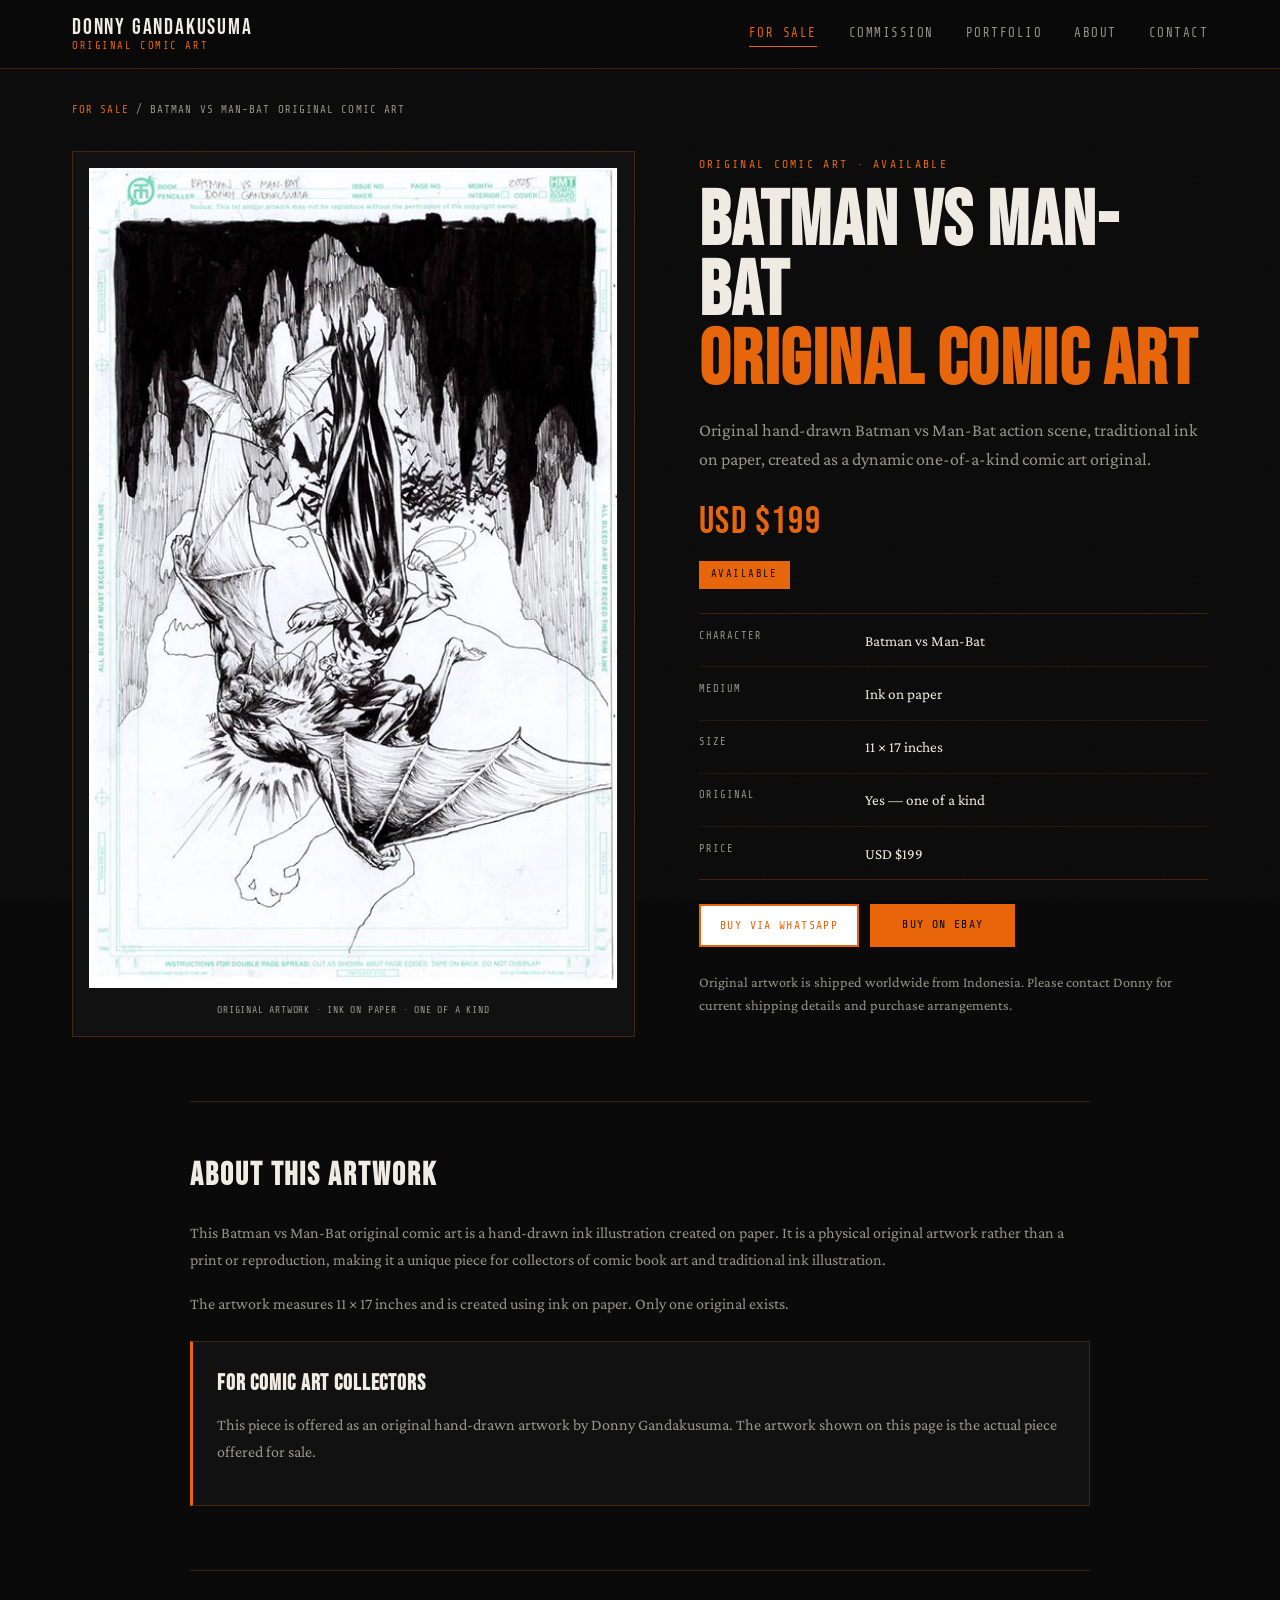
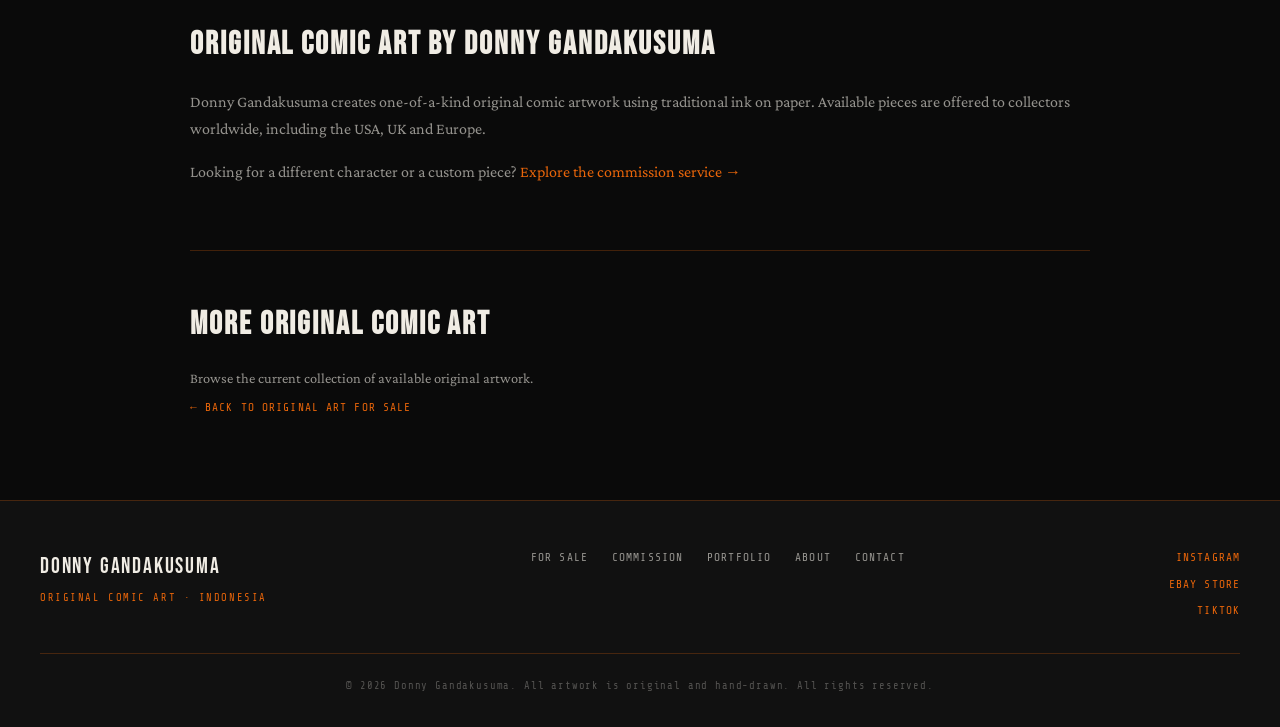
<file: original-comic-art/batman-vs-man-bat-original-comic-art.html>
<!DOCTYPE html>
<html lang="en">
<head>
<meta charset="UTF-8">
<meta name="viewport" content="width=device-width, initial-scale=1.0">

<title>Batman vs Man-Bat Original Comic Art for Sale | Donny Gandakusuma</title>
<meta name="description" content="Buy an original Batman vs Man-Bat comic art illustration by Donny Gandakusuma. Hand-drawn traditional ink on paper, 11 × 17 inches, one of a kind, USD $199.">
<link rel="canonical" href="https://www.donnygandakusuma.com/original-comic-art/batman-vs-man-bat-original-comic-art.html">

<meta property="og:title" content="Batman vs Man-Bat Original Comic Art for Sale | Donny Gandakusuma">
<meta property="og:description" content="Original hand-drawn Batman vs Man-Bat ink illustration on paper. One-of-a-kind original comic art, 11 × 17 inches, USD $199.">
<meta property="og:url" content="https://www.donnygandakusuma.com/original-comic-art/batman-vs-man-bat-original-comic-art.html">
<meta property="og:type" content="product">
<meta property="og:site_name" content="Donny Gandakusuma Original Comic Art">
<meta property="og:image" content="https://www.donnygandakusuma.com/images/batman-manbat.jpg">

<link rel="icon" type="image/png" href="../images/favicon.png">
<link rel="preconnect" href="https://fonts.googleapis.com">
<link href="https://fonts.googleapis.com/css2?family=Bebas+Neue&family=Crimson+Pro:ital,wght@0,400;0,600;1,400&family=Share+Tech+Mono&display=swap" rel="stylesheet">
<link rel="stylesheet" href="../style.css">

<script async src="https://www.googletagmanager.com/gtag/js?id=G-JY4FN2Z0T6"></script>
<script>
window.dataLayer = window.dataLayer || [];
function gtag(){dataLayer.push(arguments);}
gtag('js', new Date());
gtag('config', 'G-JY4FN2Z0T6');
</script>

<script type="application/ld+json">
{
  "@context":"https://schema.org",
  "@type":"Product",
  "name":"Batman vs Man-Bat Original Comic Art",
  "description":"Original hand-drawn Batman vs Man-Bat action scene, traditional ink on paper, created as a dynamic one-of-a-kind comic art original.",
  "image":["https://www.donnygandakusuma.com/images/batman-manbat.jpg"],
  "brand":{"@type":"Brand","name":"Donny Gandakusuma"},
  "url":"https://www.donnygandakusuma.com/original-comic-art/batman-vs-man-bat-original-comic-art.html",
  "offers":{
    "@type":"Offer",
    "url":"https://www.donnygandakusuma.com/original-comic-art/batman-vs-man-bat-original-comic-art.html",
    "priceCurrency":"USD",
    "price":"199",
    "availability":"https://schema.org/InStock",
    "itemCondition":"https://schema.org/NewCondition"
  }
}
</script>

<style>
.product-page{max-width:1200px;margin:0 auto;padding:2rem 2rem 5rem}
.product-breadcrumb{font-family:var(--font-mono);font-size:.68rem;letter-spacing:.1em;text-transform:uppercase;color:var(--white-dim);margin-bottom:2rem}
.product-breadcrumb a{color:var(--orange)}
.product-layout{display:grid;grid-template-columns:minmax(0,1.05fr) minmax(320px,.95fr);gap:4rem;align-items:start}
.product-image-panel{background:var(--black2);border:1px solid var(--border);padding:1rem;position:relative}
.product-image-panel img{width:100%;height:auto;max-height:820px;object-fit:contain;background:var(--black3)}
.product-image-note{font-family:var(--font-mono);font-size:.62rem;letter-spacing:.08em;text-transform:uppercase;color:var(--white-dim);padding:.85rem .25rem .15rem;text-align:center}
.product-info{padding-top:.25rem}
.product-label{font-family:var(--font-mono);font-size:.72rem;letter-spacing:.2em;text-transform:uppercase;color:var(--orange);margin-bottom:.9rem}
.product-info h1{font-family:var(--font-display);font-size:clamp(3.2rem,6vw,5.6rem);line-height:.9;letter-spacing:.02em;margin-bottom:1.25rem}
.product-lead{font-size:1.12rem;color:var(--white-dim);line-height:1.65;margin-bottom:1.75rem}
.product-price{font-family:var(--font-display);font-size:2.4rem;color:var(--orange);letter-spacing:.04em;line-height:1;margin-bottom:1rem}
.product-availability{display:inline-block;font-family:var(--font-mono);font-size:.65rem;letter-spacing:.14em;text-transform:uppercase;padding:.35rem .75rem;background:var(--orange);color:var(--black);margin-bottom:1.5rem}
.product-details{border-top:1px solid var(--border);border-bottom:1px solid var(--border);margin-bottom:1.5rem}
.product-detail-row{display:grid;grid-template-columns:150px 1fr;gap:1rem;padding:.85rem 0;border-bottom:1px solid rgba(232,101,10,.12)}
.product-detail-row:last-child{border-bottom:0}
.product-detail-label{font-family:var(--font-mono);font-size:.65rem;letter-spacing:.1em;text-transform:uppercase;color:var(--white-dim)}
.product-detail-value{font-size:.95rem;color:var(--white)}
.product-actions{display:flex;gap:.7rem;flex-wrap:wrap;margin-bottom:1.5rem}
.product-actions .btn{min-width:145px;text-align:center}
.product-note{font-size:.9rem;color:var(--white-dim);line-height:1.6}
.product-section,.related-product{max-width:900px;margin:4rem auto 0;padding-top:3rem;border-top:1px solid var(--border)}
.product-section h2,.related-product h2{font-family:var(--font-display);font-size:2rem;letter-spacing:.06em;margin-bottom:1rem}
.product-section p{color:var(--white-dim);font-size:1rem;line-height:1.7;margin-bottom:1rem}
.product-collector-box{margin-top:1.5rem;background:var(--black2);border:1px solid var(--border);border-left:3px solid var(--orange);padding:1.5rem}
.product-collector-box h3{font-family:var(--font-display);font-size:1.35rem;letter-spacing:.04em;margin-bottom:.6rem}
.related-product a{color:var(--orange);font-family:var(--font-mono);font-size:.7rem;letter-spacing:.1em;text-transform:uppercase}
@media(max-width:900px){.product-layout{grid-template-columns:1fr;gap:2.5rem}.product-info h1{font-size:clamp(3rem,13vw,5rem)}}
@media(max-width:600px){.product-page{padding:1.5rem 1rem 4rem}.product-detail-row{grid-template-columns:1fr;gap:.25rem}.product-actions{flex-direction:column}.product-actions .btn{width:100%}}
</style>
</head>

<body>
<div class="noise"></div>

<header>
  <div class="header-inner">
    <a href="../index.html" class="logo">
      <span class="logo-main">DONNY GANDAKUSUMA</span>
      <span class="logo-sub">Original Comic Art</span>
    </a>
    <nav>
      <a href="../index.html" class="active">For Sale</a>
      <a href="../commission.html">Commission</a>
      <a href="../portfolio.html">Portfolio</a>
      <a href="../about.html">About</a>
      <a href="../contact.html">Contact</a>
    </nav>
    <button class="nav-toggle" id="navToggle" aria-label="Open menu" aria-expanded="false">☰</button>
  </div>
  <nav class="mobile-nav" id="mobileNav" aria-label="Mobile navigation">
    <a href="../index.html">For Sale</a>
    <a href="../commission.html">Commission</a>
    <a href="../portfolio.html">Portfolio</a>
    <a href="../about.html">About</a>
    <a href="../contact.html">Contact</a>
  </nav>
</header>

<main>
<div class="product-page">
  <div class="product-breadcrumb">
    <a href="../index.html">For Sale</a> / Batman vs Man-Bat Original Comic Art
  </div>

  <section class="product-layout">
    <div class="product-image-panel">
      <img src="../images/batman-manbat.jpg"
           alt="Batman vs Man-Bat original comic art for sale — hand-drawn traditional ink by Donny Gandakusuma"
           width="1100" height="1700">
      <p class="product-image-note">Original artwork · Ink on paper · One of a kind</p>
    </div>

    <div class="product-info">
      <p class="product-label">Original Comic Art · Available</p>
      <h1>Batman vs Man-Bat<br><span class="accent">Original Comic Art</span></h1>

      <p class="product-lead">
        Original hand-drawn Batman vs Man-Bat action scene, traditional ink on paper,
        created as a dynamic one-of-a-kind comic art original.
      </p>

      <div class="product-price">USD $199</div>
      <span class="product-availability">Available</span>

      <div class="product-details" aria-label="Artwork details">
        <div class="product-detail-row"><span class="product-detail-label">Character</span><span class="product-detail-value">Batman vs Man-Bat</span></div>
        <div class="product-detail-row"><span class="product-detail-label">Medium</span><span class="product-detail-value">Ink on paper</span></div>
        <div class="product-detail-row"><span class="product-detail-label">Size</span><span class="product-detail-value">11 × 17 inches</span></div>
        <div class="product-detail-row"><span class="product-detail-label">Original</span><span class="product-detail-value">Yes — one of a kind</span></div>
        <div class="product-detail-row"><span class="product-detail-label">Price</span><span class="product-detail-value">USD $199</span></div>
      </div>

      <div class="product-actions">
        <a href="https://wa.me/628170910308?text=Hi%20Donny%2C%20I%27m%20interested%20in%20purchasing%20Batman%20vs%20Man-Bat%20original%20art."
           target="_blank" rel="noopener noreferrer" class="btn btn-wa">Buy via WhatsApp</a>
        <a href="https://www.ebay.com/usr/donnygandakusuma"
           target="_blank" rel="noopener noreferrer" class="btn btn-ebay">Buy on eBay</a>
      </div>

      <p class="product-note">
        Original artwork is shipped worldwide from Indonesia. Please contact
        Donny for current shipping details and purchase arrangements.
      </p>
    </div>
  </section>

  <section class="product-section">
    <h2>About This Artwork</h2>
    <p>
      This Batman vs Man-Bat original comic art is a hand-drawn ink illustration
      created on paper. It is a physical original artwork rather than a print
      or reproduction, making it a unique piece for collectors of comic book
      art and traditional ink illustration.
    </p>
    <p>
      The artwork measures 11 × 17 inches and is created using ink on
      paper. Only one original exists.
    </p>
    <div class="product-collector-box">
      <h3>For Comic Art Collectors</h3>
      <p>
        This piece is offered as an original hand-drawn artwork by
        Donny Gandakusuma. The artwork shown on this page is the actual piece
        offered for sale.
      </p>
    </div>
  </section>

  <section class="product-section">
    <h2>Original Comic Art by Donny Gandakusuma</h2>
    <p>
      Donny Gandakusuma creates one-of-a-kind original comic artwork using
      traditional ink on paper. Available pieces are offered to collectors
      worldwide, including the USA, UK and Europe.
    </p>
    <p>
      Looking for a different character or a custom piece?
      <a href="../commission.html" class="accent">Explore the commission service →</a>
    </p>
  </section>

  <section class="related-product">
    <h2>More Original Comic Art</h2>
    <p class="product-note">Browse the current collection of available original artwork.</p>
    <a href="../index.html">← Back to Original Art For Sale</a>
  </section>
</div>
</main>

<footer>
  <div class="footer-inner">
    <div class="footer-brand">
      <span class="logo-main">DONNY GANDAKUSUMA</span>
      <span class="logo-sub">Original Comic Art · Indonesia</span>
    </div>
    <div class="footer-links">
      <a href="../index.html">For Sale</a>
      <a href="../commission.html">Commission</a>
      <a href="../portfolio.html">Portfolio</a>
      <a href="../about.html">About</a>
      <a href="../contact.html">Contact</a>
    </div>
    <div class="footer-social">
      <a href="https://www.instagram.com/donnygandakusuma" target="_blank" rel="noopener noreferrer">Instagram</a>
      <a href="https://www.ebay.com/usr/donnygandakusuma" target="_blank" rel="noopener noreferrer">eBay Store</a>
      <a href="https://www.tiktok.com/@donny.gandakusuma" target="_blank" rel="noopener noreferrer">TikTok</a>
    </div>
  </div>
  <p class="footer-copy">© 2026 Donny Gandakusuma. All artwork is original and hand-drawn. All rights reserved.</p>
</footer>

<script>
document.addEventListener('DOMContentLoaded', function() {
  var btn=document.getElementById('navToggle');
  var nav=document.getElementById('mobileNav');
  if(btn && nav){
    btn.addEventListener('click',function(e){
      e.stopPropagation();
      var isOpen=nav.classList.toggle('open');
      btn.setAttribute('aria-expanded',isOpen?'true':'false');
    });
    document.addEventListener('click',function(e){
      if(!nav.contains(e.target) && e.target!==btn){
        nav.classList.remove('open');
        btn.setAttribute('aria-expanded','false');
      }
    });
  }
});
</script>
</body>
</html>
</file>
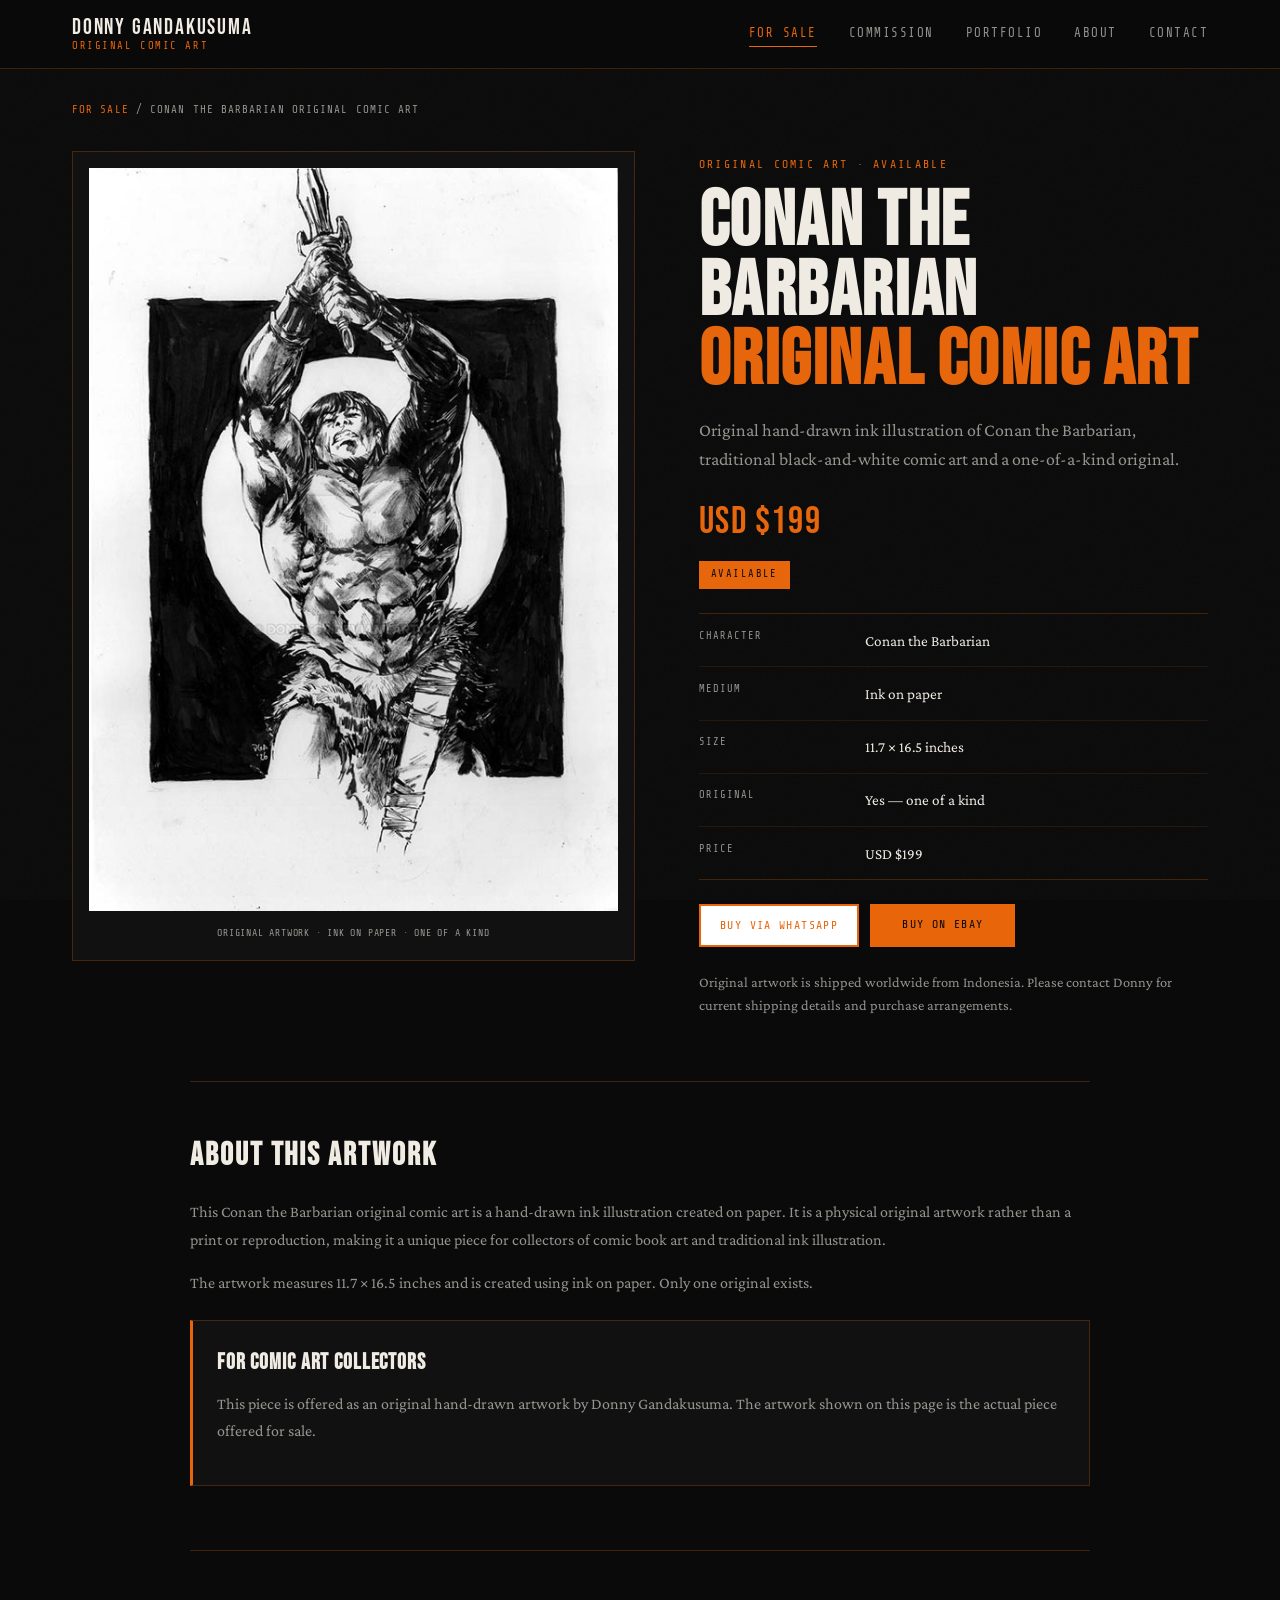
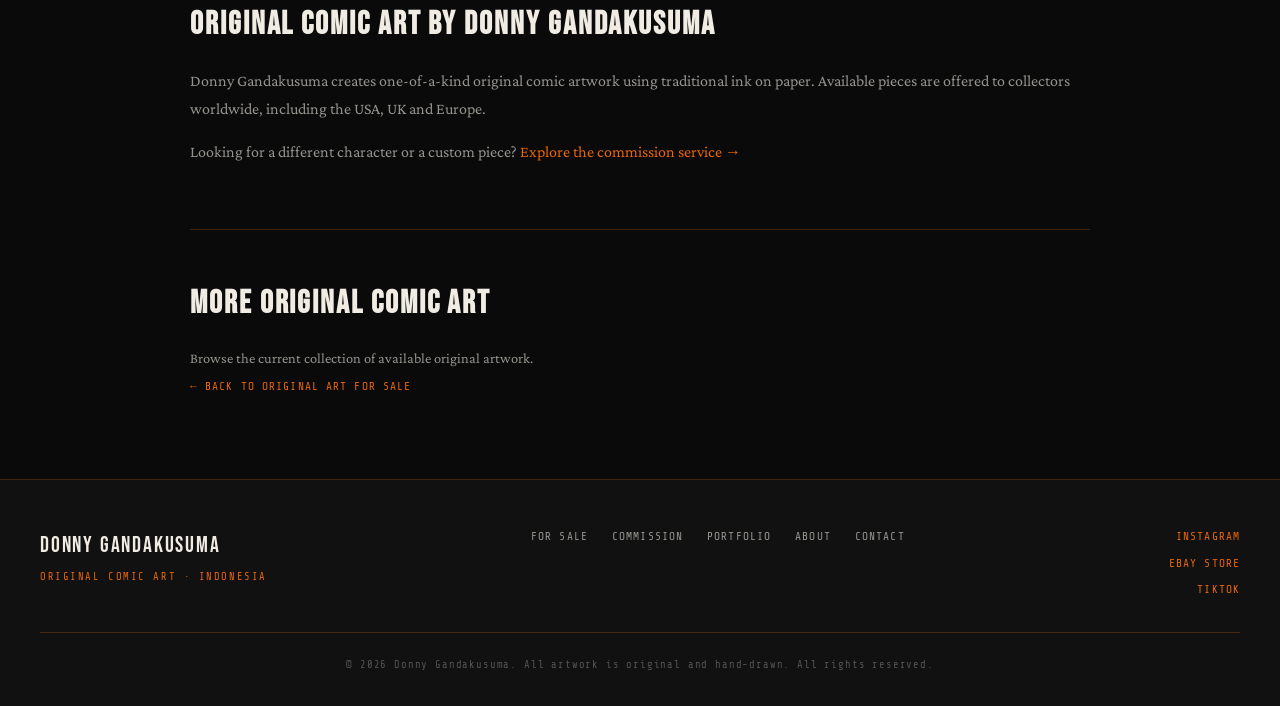
<file: original-comic-art/conan-the-barbarian-original-comic-art.html>
<!DOCTYPE html>
<html lang="en">
<head>
<meta charset="UTF-8">
<meta name="viewport" content="width=device-width, initial-scale=1.0">

<title>Conan the Barbarian Original Comic Art for Sale | Donny Gandakusuma</title>
<meta name="description" content="Buy an original Conan the Barbarian comic art illustration by Donny Gandakusuma. Hand-drawn traditional ink on paper, 11.7 × 16.5 inches, one of a kind, USD $199.">
<link rel="canonical" href="https://www.donnygandakusuma.com/original-comic-art/conan-the-barbarian-original-comic-art.html">

<meta property="og:title" content="Conan the Barbarian Original Comic Art for Sale | Donny Gandakusuma">
<meta property="og:description" content="Original hand-drawn Conan the Barbarian ink illustration on paper. One-of-a-kind original comic art, 11.7 × 16.5 inches, USD $199.">
<meta property="og:url" content="https://www.donnygandakusuma.com/original-comic-art/conan-the-barbarian-original-comic-art.html">
<meta property="og:type" content="product">
<meta property="og:site_name" content="Donny Gandakusuma Original Comic Art">
<meta property="og:image" content="https://www.donnygandakusuma.com/images/conan.jpg">

<link rel="icon" type="image/png" href="../images/favicon.png">
<link rel="preconnect" href="https://fonts.googleapis.com">
<link href="https://fonts.googleapis.com/css2?family=Bebas+Neue&family=Crimson+Pro:ital,wght@0,400;0,600;1,400&family=Share+Tech+Mono&display=swap" rel="stylesheet">
<link rel="stylesheet" href="../style.css">

<script async src="https://www.googletagmanager.com/gtag/js?id=G-JY4FN2Z0T6"></script>
<script>
window.dataLayer = window.dataLayer || [];
function gtag(){dataLayer.push(arguments);}
gtag('js', new Date());
gtag('config', 'G-JY4FN2Z0T6');
</script>

<script type="application/ld+json">
{
  "@context":"https://schema.org",
  "@type":"Product",
  "name":"Conan the Barbarian Original Comic Art",
  "description":"Original hand-drawn ink illustration of Conan the Barbarian, traditional black-and-white comic art and a one-of-a-kind original.",
  "image":["https://www.donnygandakusuma.com/images/conan.jpg"],
  "brand":{"@type":"Brand","name":"Donny Gandakusuma"},
  "url":"https://www.donnygandakusuma.com/original-comic-art/conan-the-barbarian-original-comic-art.html",
  "offers":{
    "@type":"Offer",
    "url":"https://www.donnygandakusuma.com/original-comic-art/conan-the-barbarian-original-comic-art.html",
    "priceCurrency":"USD",
    "price":"199",
    "availability":"https://schema.org/InStock",
    "itemCondition":"https://schema.org/NewCondition"
  }
}
</script>

<style>
.product-page{max-width:1200px;margin:0 auto;padding:2rem 2rem 5rem}
.product-breadcrumb{font-family:var(--font-mono);font-size:.68rem;letter-spacing:.1em;text-transform:uppercase;color:var(--white-dim);margin-bottom:2rem}
.product-breadcrumb a{color:var(--orange)}
.product-layout{display:grid;grid-template-columns:minmax(0,1.05fr) minmax(320px,.95fr);gap:4rem;align-items:start}
.product-image-panel{background:var(--black2);border:1px solid var(--border);padding:1rem;position:relative}
.product-image-panel img{width:100%;height:auto;max-height:820px;object-fit:contain;background:var(--black3)}
.product-image-note{font-family:var(--font-mono);font-size:.62rem;letter-spacing:.08em;text-transform:uppercase;color:var(--white-dim);padding:.85rem .25rem .15rem;text-align:center}
.product-info{padding-top:.25rem}
.product-label{font-family:var(--font-mono);font-size:.72rem;letter-spacing:.2em;text-transform:uppercase;color:var(--orange);margin-bottom:.9rem}
.product-info h1{font-family:var(--font-display);font-size:clamp(3.2rem,6vw,5.6rem);line-height:.9;letter-spacing:.02em;margin-bottom:1.25rem}
.product-lead{font-size:1.12rem;color:var(--white-dim);line-height:1.65;margin-bottom:1.75rem}
.product-price{font-family:var(--font-display);font-size:2.4rem;color:var(--orange);letter-spacing:.04em;line-height:1;margin-bottom:1rem}
.product-availability{display:inline-block;font-family:var(--font-mono);font-size:.65rem;letter-spacing:.14em;text-transform:uppercase;padding:.35rem .75rem;background:var(--orange);color:var(--black);margin-bottom:1.5rem}
.product-details{border-top:1px solid var(--border);border-bottom:1px solid var(--border);margin-bottom:1.5rem}
.product-detail-row{display:grid;grid-template-columns:150px 1fr;gap:1rem;padding:.85rem 0;border-bottom:1px solid rgba(232,101,10,.12)}
.product-detail-row:last-child{border-bottom:0}
.product-detail-label{font-family:var(--font-mono);font-size:.65rem;letter-spacing:.1em;text-transform:uppercase;color:var(--white-dim)}
.product-detail-value{font-size:.95rem;color:var(--white)}
.product-actions{display:flex;gap:.7rem;flex-wrap:wrap;margin-bottom:1.5rem}
.product-actions .btn{min-width:145px;text-align:center}
.product-note{font-size:.9rem;color:var(--white-dim);line-height:1.6}
.product-section,.related-product{max-width:900px;margin:4rem auto 0;padding-top:3rem;border-top:1px solid var(--border)}
.product-section h2,.related-product h2{font-family:var(--font-display);font-size:2rem;letter-spacing:.06em;margin-bottom:1rem}
.product-section p{color:var(--white-dim);font-size:1rem;line-height:1.7;margin-bottom:1rem}
.product-collector-box{margin-top:1.5rem;background:var(--black2);border:1px solid var(--border);border-left:3px solid var(--orange);padding:1.5rem}
.product-collector-box h3{font-family:var(--font-display);font-size:1.35rem;letter-spacing:.04em;margin-bottom:.6rem}
.related-product a{color:var(--orange);font-family:var(--font-mono);font-size:.7rem;letter-spacing:.1em;text-transform:uppercase}
@media(max-width:900px){.product-layout{grid-template-columns:1fr;gap:2.5rem}.product-info h1{font-size:clamp(3rem,13vw,5rem)}}
@media(max-width:600px){.product-page{padding:1.5rem 1rem 4rem}.product-detail-row{grid-template-columns:1fr;gap:.25rem}.product-actions{flex-direction:column}.product-actions .btn{width:100%}}
</style>
</head>

<body>
<div class="noise"></div>

<header>
  <div class="header-inner">
    <a href="../index.html" class="logo">
      <span class="logo-main">DONNY GANDAKUSUMA</span>
      <span class="logo-sub">Original Comic Art</span>
    </a>
    <nav>
      <a href="../index.html" class="active">For Sale</a>
      <a href="../commission.html">Commission</a>
      <a href="../portfolio.html">Portfolio</a>
      <a href="../about.html">About</a>
      <a href="../contact.html">Contact</a>
    </nav>
    <button class="nav-toggle" id="navToggle" aria-label="Open menu" aria-expanded="false">☰</button>
  </div>
  <nav class="mobile-nav" id="mobileNav" aria-label="Mobile navigation">
    <a href="../index.html">For Sale</a>
    <a href="../commission.html">Commission</a>
    <a href="../portfolio.html">Portfolio</a>
    <a href="../about.html">About</a>
    <a href="../contact.html">Contact</a>
  </nav>
</header>

<main>
<div class="product-page">
  <div class="product-breadcrumb">
    <a href="../index.html">For Sale</a> / Conan the Barbarian Original Comic Art
  </div>

  <section class="product-layout">
    <div class="product-image-panel">
      <img src="../images/conan.jpg"
           alt="Conan the Barbarian original comic art for sale — traditional ink on paper by Donny Gandakusuma"
           width="1170" height="1650">
      <p class="product-image-note">Original artwork · Ink on paper · One of a kind</p>
    </div>

    <div class="product-info">
      <p class="product-label">Original Comic Art · Available</p>
      <h1>Conan the Barbarian<br><span class="accent">Original Comic Art</span></h1>

      <p class="product-lead">
        Original hand-drawn ink illustration of Conan the Barbarian, traditional
        black-and-white comic art and a one-of-a-kind original.
      </p>

      <div class="product-price">USD $199</div>
      <span class="product-availability">Available</span>

      <div class="product-details" aria-label="Artwork details">
        <div class="product-detail-row"><span class="product-detail-label">Character</span><span class="product-detail-value">Conan the Barbarian</span></div>
        <div class="product-detail-row"><span class="product-detail-label">Medium</span><span class="product-detail-value">Ink on paper</span></div>
        <div class="product-detail-row"><span class="product-detail-label">Size</span><span class="product-detail-value">11.7 × 16.5 inches</span></div>
        <div class="product-detail-row"><span class="product-detail-label">Original</span><span class="product-detail-value">Yes — one of a kind</span></div>
        <div class="product-detail-row"><span class="product-detail-label">Price</span><span class="product-detail-value">USD $199</span></div>
      </div>

      <div class="product-actions">
        <a href="https://wa.me/628170910308?text=Hi%20Donny%2C%20I%27m%20interested%20in%20purchasing%20Conan%20The%20Barbarian%20original%20art."
           target="_blank" rel="noopener noreferrer" class="btn btn-wa">Buy via WhatsApp</a>
        <a href="https://www.ebay.com/usr/donnygandakusuma"
           target="_blank" rel="noopener noreferrer" class="btn btn-ebay">Buy on eBay</a>
      </div>

      <p class="product-note">
        Original artwork is shipped worldwide from Indonesia. Please contact
        Donny for current shipping details and purchase arrangements.
      </p>
    </div>
  </section>

  <section class="product-section">
    <h2>About This Artwork</h2>
    <p>
      This Conan the Barbarian original comic art is a hand-drawn ink illustration
      created on paper. It is a physical original artwork rather than a print
      or reproduction, making it a unique piece for collectors of comic book
      art and traditional ink illustration.
    </p>
    <p>
      The artwork measures 11.7 × 16.5 inches and is created using ink on
      paper. Only one original exists.
    </p>
    <div class="product-collector-box">
      <h3>For Comic Art Collectors</h3>
      <p>
        This piece is offered as an original hand-drawn artwork by
        Donny Gandakusuma. The artwork shown on this page is the actual piece
        offered for sale.
      </p>
    </div>
  </section>

  <section class="product-section">
    <h2>Original Comic Art by Donny Gandakusuma</h2>
    <p>
      Donny Gandakusuma creates one-of-a-kind original comic artwork using
      traditional ink on paper. Available pieces are offered to collectors
      worldwide, including the USA, UK and Europe.
    </p>
    <p>
      Looking for a different character or a custom piece?
      <a href="../commission.html" class="accent">Explore the commission service →</a>
    </p>
  </section>

  <section class="related-product">
    <h2>More Original Comic Art</h2>
    <p class="product-note">Browse the current collection of available original artwork.</p>
    <a href="../index.html">← Back to Original Art For Sale</a>
  </section>
</div>
</main>

<footer>
  <div class="footer-inner">
    <div class="footer-brand">
      <span class="logo-main">DONNY GANDAKUSUMA</span>
      <span class="logo-sub">Original Comic Art · Indonesia</span>
    </div>
    <div class="footer-links">
      <a href="../index.html">For Sale</a>
      <a href="../commission.html">Commission</a>
      <a href="../portfolio.html">Portfolio</a>
      <a href="../about.html">About</a>
      <a href="../contact.html">Contact</a>
    </div>
    <div class="footer-social">
      <a href="https://www.instagram.com/donnygandakusuma" target="_blank" rel="noopener noreferrer">Instagram</a>
      <a href="https://www.ebay.com/usr/donnygandakusuma" target="_blank" rel="noopener noreferrer">eBay Store</a>
      <a href="https://www.tiktok.com/@donny.gandakusuma" target="_blank" rel="noopener noreferrer">TikTok</a>
    </div>
  </div>
  <p class="footer-copy">© 2026 Donny Gandakusuma. All artwork is original and hand-drawn. All rights reserved.</p>
</footer>

<script>
document.addEventListener('DOMContentLoaded', function() {
  var btn=document.getElementById('navToggle');
  var nav=document.getElementById('mobileNav');
  if(btn && nav){
    btn.addEventListener('click',function(e){
      e.stopPropagation();
      var isOpen=nav.classList.toggle('open');
      btn.setAttribute('aria-expanded',isOpen?'true':'false');
    });
    document.addEventListener('click',function(e){
      if(!nav.contains(e.target) && e.target!==btn){
        nav.classList.remove('open');
        btn.setAttribute('aria-expanded','false');
      }
    });
  }
});
</script>
</body>
</html>
</file>
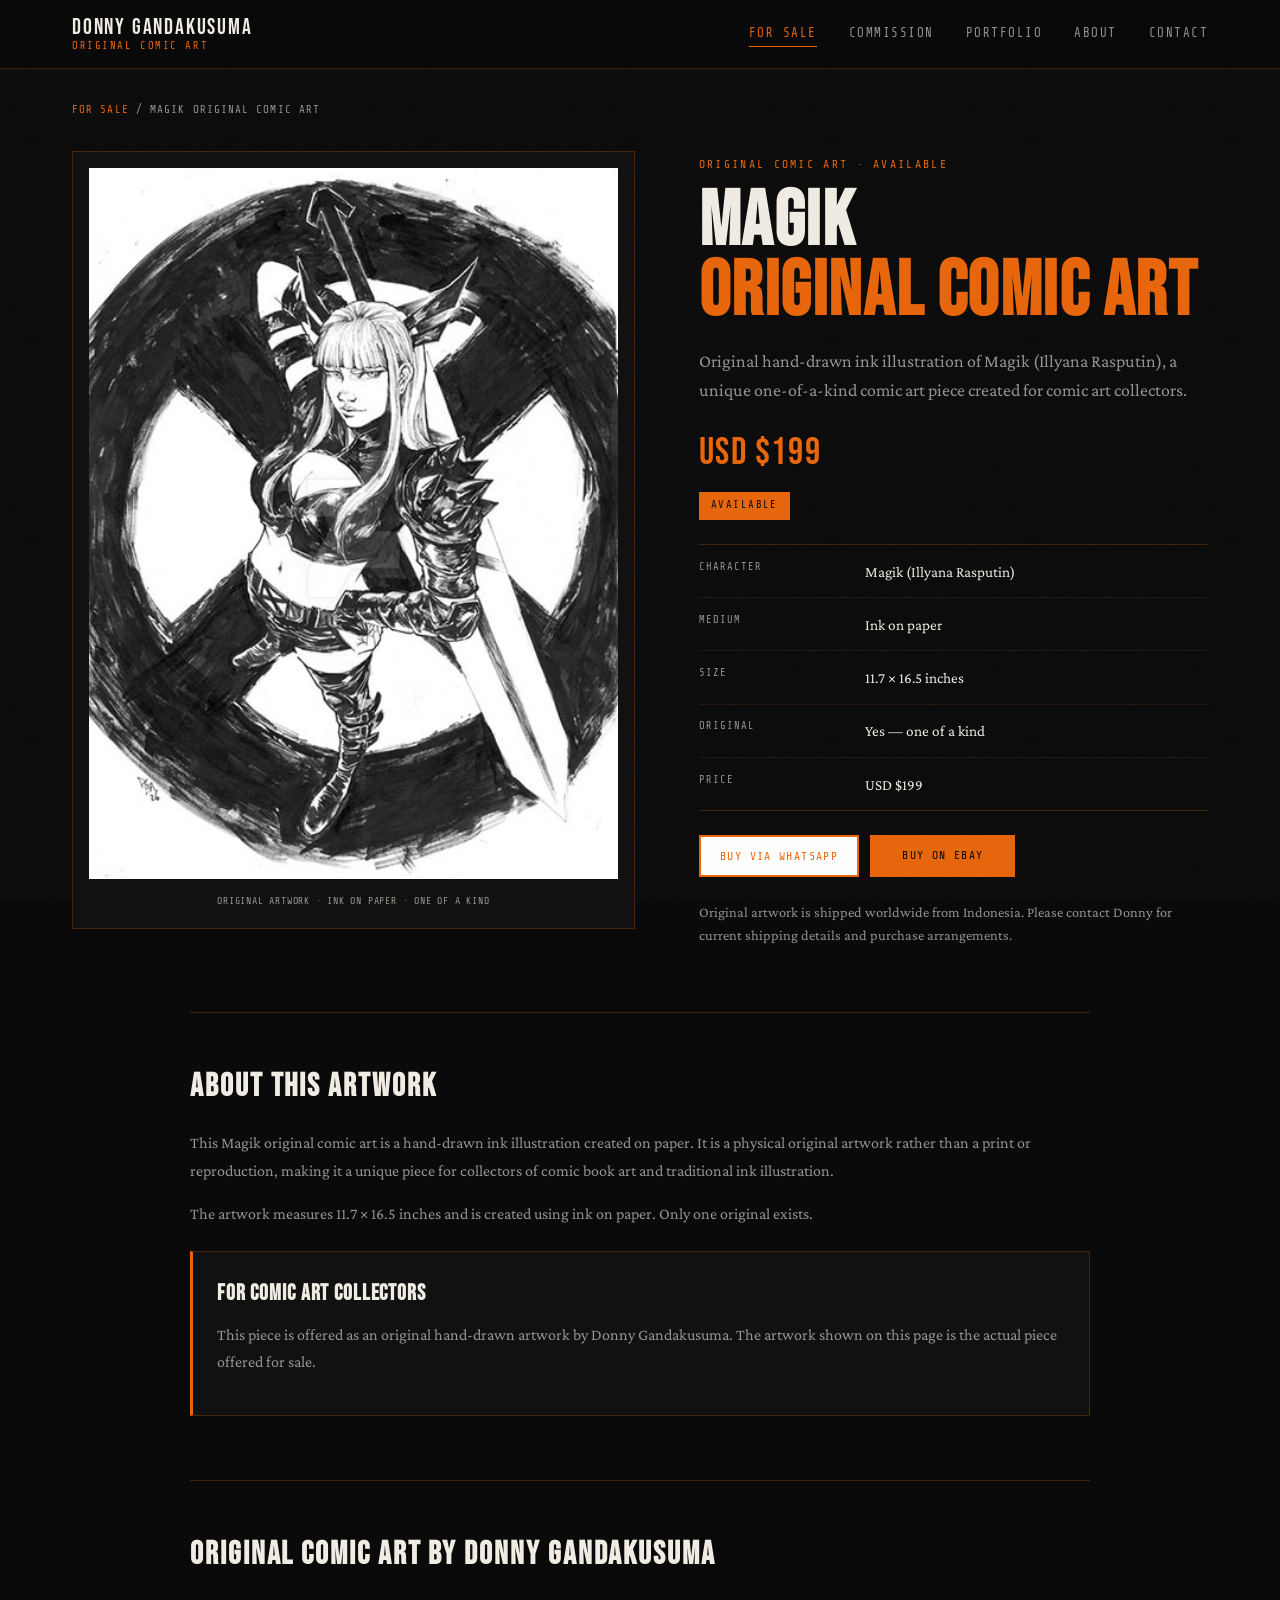
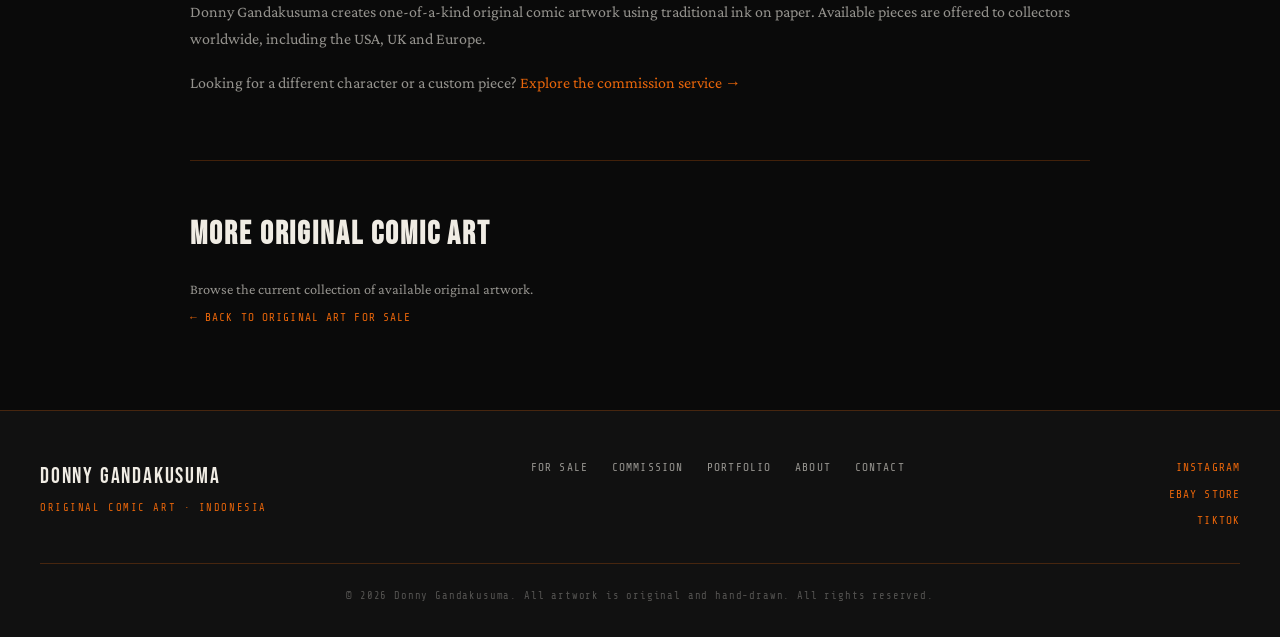
<file: original-comic-art/magik-original-comic-art.html>
<!DOCTYPE html>
<html lang="en">
<head>
<meta charset="UTF-8">
<meta name="viewport" content="width=device-width, initial-scale=1.0">

<title>Magik Original Comic Art for Sale | Donny Gandakusuma</title>
<meta name="description" content="Buy an original Magik (Illyana Rasputin) comic art illustration by Donny Gandakusuma. Hand-drawn traditional ink on paper, 11.7 × 16.5 inches, one of a kind, USD $199.">
<link rel="canonical" href="https://www.donnygandakusuma.com/original-comic-art/magik-original-comic-art.html">

<meta property="og:title" content="Magik Original Comic Art for Sale | Donny Gandakusuma">
<meta property="og:description" content="Original hand-drawn Magik ink illustration on paper. One-of-a-kind original comic art, 11.7 × 16.5 inches, USD $199.">
<meta property="og:url" content="https://www.donnygandakusuma.com/original-comic-art/magik-original-comic-art.html">
<meta property="og:type" content="product">
<meta property="og:site_name" content="Donny Gandakusuma Original Comic Art">
<meta property="og:image" content="https://www.donnygandakusuma.com/images/magik.jpg">

<link rel="icon" type="image/png" href="../images/favicon.png">
<link rel="preconnect" href="https://fonts.googleapis.com">
<link href="https://fonts.googleapis.com/css2?family=Bebas+Neue&family=Crimson+Pro:ital,wght@0,400;0,600;1,400&family=Share+Tech+Mono&display=swap" rel="stylesheet">
<link rel="stylesheet" href="../style.css">

<script async src="https://www.googletagmanager.com/gtag/js?id=G-JY4FN2Z0T6"></script>
<script>
window.dataLayer = window.dataLayer || [];
function gtag(){dataLayer.push(arguments);}
gtag('js', new Date());
gtag('config', 'G-JY4FN2Z0T6');
</script>

<script type="application/ld+json">
{
  "@context":"https://schema.org",
  "@type":"Product",
  "name":"Magik Original Comic Art",
  "description":"Original hand-drawn ink illustration of Magik (Illyana Rasputin), a unique one-of-a-kind comic art piece for collectors.",
  "image":["https://www.donnygandakusuma.com/images/magik.jpg"],
  "brand":{"@type":"Brand","name":"Donny Gandakusuma"},
  "url":"https://www.donnygandakusuma.com/original-comic-art/magik-original-comic-art.html",
  "offers":{
    "@type":"Offer",
    "url":"https://www.donnygandakusuma.com/original-comic-art/magik-original-comic-art.html",
    "priceCurrency":"USD",
    "price":"199",
    "availability":"https://schema.org/InStock",
    "itemCondition":"https://schema.org/NewCondition"
  }
}
</script>

<style>
.product-page{max-width:1200px;margin:0 auto;padding:2rem 2rem 5rem}
.product-breadcrumb{font-family:var(--font-mono);font-size:.68rem;letter-spacing:.1em;text-transform:uppercase;color:var(--white-dim);margin-bottom:2rem}
.product-breadcrumb a{color:var(--orange)}
.product-layout{display:grid;grid-template-columns:minmax(0,1.05fr) minmax(320px,.95fr);gap:4rem;align-items:start}
.product-image-panel{background:var(--black2);border:1px solid var(--border);padding:1rem;position:relative}
.product-image-panel img{width:100%;height:auto;max-height:820px;object-fit:contain;background:var(--black3)}
.product-image-note{font-family:var(--font-mono);font-size:.62rem;letter-spacing:.08em;text-transform:uppercase;color:var(--white-dim);padding:.85rem .25rem .15rem;text-align:center}
.product-info{padding-top:.25rem}
.product-label{font-family:var(--font-mono);font-size:.72rem;letter-spacing:.2em;text-transform:uppercase;color:var(--orange);margin-bottom:.9rem}
.product-info h1{font-family:var(--font-display);font-size:clamp(3.2rem,6vw,5.6rem);line-height:.9;letter-spacing:.02em;margin-bottom:1.25rem}
.product-lead{font-size:1.12rem;color:var(--white-dim);line-height:1.65;margin-bottom:1.75rem}
.product-price{font-family:var(--font-display);font-size:2.4rem;color:var(--orange);letter-spacing:.04em;line-height:1;margin-bottom:1rem}
.product-availability{display:inline-block;font-family:var(--font-mono);font-size:.65rem;letter-spacing:.14em;text-transform:uppercase;padding:.35rem .75rem;background:var(--orange);color:var(--black);margin-bottom:1.5rem}
.product-details{border-top:1px solid var(--border);border-bottom:1px solid var(--border);margin-bottom:1.5rem}
.product-detail-row{display:grid;grid-template-columns:150px 1fr;gap:1rem;padding:.85rem 0;border-bottom:1px solid rgba(232,101,10,.12)}
.product-detail-row:last-child{border-bottom:0}
.product-detail-label{font-family:var(--font-mono);font-size:.65rem;letter-spacing:.1em;text-transform:uppercase;color:var(--white-dim)}
.product-detail-value{font-size:.95rem;color:var(--white)}
.product-actions{display:flex;gap:.7rem;flex-wrap:wrap;margin-bottom:1.5rem}
.product-actions .btn{min-width:145px;text-align:center}
.product-note{font-size:.9rem;color:var(--white-dim);line-height:1.6}
.product-section,.related-product{max-width:900px;margin:4rem auto 0;padding-top:3rem;border-top:1px solid var(--border)}
.product-section h2,.related-product h2{font-family:var(--font-display);font-size:2rem;letter-spacing:.06em;margin-bottom:1rem}
.product-section p{color:var(--white-dim);font-size:1rem;line-height:1.7;margin-bottom:1rem}
.product-collector-box{margin-top:1.5rem;background:var(--black2);border:1px solid var(--border);border-left:3px solid var(--orange);padding:1.5rem}
.product-collector-box h3{font-family:var(--font-display);font-size:1.35rem;letter-spacing:.04em;margin-bottom:.6rem}
.related-product a{color:var(--orange);font-family:var(--font-mono);font-size:.7rem;letter-spacing:.1em;text-transform:uppercase}
@media(max-width:900px){.product-layout{grid-template-columns:1fr;gap:2.5rem}.product-info h1{font-size:clamp(3rem,13vw,5rem)}}
@media(max-width:600px){.product-page{padding:1.5rem 1rem 4rem}.product-detail-row{grid-template-columns:1fr;gap:.25rem}.product-actions{flex-direction:column}.product-actions .btn{width:100%}}
</style>
</head>

<body>
<div class="noise"></div>

<header>
  <div class="header-inner">
    <a href="../index.html" class="logo">
      <span class="logo-main">DONNY GANDAKUSUMA</span>
      <span class="logo-sub">Original Comic Art</span>
    </a>
    <nav>
      <a href="../index.html" class="active">For Sale</a>
      <a href="../commission.html">Commission</a>
      <a href="../portfolio.html">Portfolio</a>
      <a href="../about.html">About</a>
      <a href="../contact.html">Contact</a>
    </nav>
    <button class="nav-toggle" id="navToggle" aria-label="Open menu" aria-expanded="false">☰</button>
  </div>
  <nav class="mobile-nav" id="mobileNav" aria-label="Mobile navigation">
    <a href="../index.html">For Sale</a>
    <a href="../commission.html">Commission</a>
    <a href="../portfolio.html">Portfolio</a>
    <a href="../about.html">About</a>
    <a href="../contact.html">Contact</a>
  </nav>
</header>

<main>
<div class="product-page">
  <div class="product-breadcrumb">
    <a href="../index.html">For Sale</a> / Magik Original Comic Art
  </div>

  <section class="product-layout">
    <div class="product-image-panel">
      <img src="../images/magik.jpg"
           alt="Magik original comic art for sale — hand-drawn ink illustration by Donny Gandakusuma"
           width="1170" height="1650">
      <p class="product-image-note">Original artwork · Ink on paper · One of a kind</p>
    </div>

    <div class="product-info">
      <p class="product-label">Original Comic Art · Available</p>
      <h1>Magik<br><span class="accent">Original Comic Art</span></h1>

      <p class="product-lead">
        Original hand-drawn ink illustration of Magik (Illyana Rasputin), a unique
        one-of-a-kind comic art piece created for comic art collectors.
      </p>

      <div class="product-price">USD $199</div>
      <span class="product-availability">Available</span>

      <div class="product-details" aria-label="Artwork details">
        <div class="product-detail-row"><span class="product-detail-label">Character</span><span class="product-detail-value">Magik (Illyana Rasputin)</span></div>
        <div class="product-detail-row"><span class="product-detail-label">Medium</span><span class="product-detail-value">Ink on paper</span></div>
        <div class="product-detail-row"><span class="product-detail-label">Size</span><span class="product-detail-value">11.7 × 16.5 inches</span></div>
        <div class="product-detail-row"><span class="product-detail-label">Original</span><span class="product-detail-value">Yes — one of a kind</span></div>
        <div class="product-detail-row"><span class="product-detail-label">Price</span><span class="product-detail-value">USD $199</span></div>
      </div>

      <div class="product-actions">
        <a href="https://wa.me/628170910308?text=Hi%20Donny%2C%20I%27m%20interested%20in%20purchasing%20MAGIK%20original%20art."
           target="_blank" rel="noopener noreferrer" class="btn btn-wa">Buy via WhatsApp</a>
        <a href="https://www.ebay.com/usr/donnygandakusuma"
           target="_blank" rel="noopener noreferrer" class="btn btn-ebay">Buy on eBay</a>
      </div>

      <p class="product-note">
        Original artwork is shipped worldwide from Indonesia. Please contact
        Donny for current shipping details and purchase arrangements.
      </p>
    </div>
  </section>

  <section class="product-section">
    <h2>About This Artwork</h2>
    <p>
      This Magik original comic art is a hand-drawn ink illustration
      created on paper. It is a physical original artwork rather than a print
      or reproduction, making it a unique piece for collectors of comic book
      art and traditional ink illustration.
    </p>
    <p>
      The artwork measures 11.7 × 16.5 inches and is created using ink on
      paper. Only one original exists.
    </p>
    <div class="product-collector-box">
      <h3>For Comic Art Collectors</h3>
      <p>
        This piece is offered as an original hand-drawn artwork by
        Donny Gandakusuma. The artwork shown on this page is the actual piece
        offered for sale.
      </p>
    </div>
  </section>

  <section class="product-section">
    <h2>Original Comic Art by Donny Gandakusuma</h2>
    <p>
      Donny Gandakusuma creates one-of-a-kind original comic artwork using
      traditional ink on paper. Available pieces are offered to collectors
      worldwide, including the USA, UK and Europe.
    </p>
    <p>
      Looking for a different character or a custom piece?
      <a href="../commission.html" class="accent">Explore the commission service →</a>
    </p>
  </section>

  <section class="related-product">
    <h2>More Original Comic Art</h2>
    <p class="product-note">Browse the current collection of available original artwork.</p>
    <a href="../index.html">← Back to Original Art For Sale</a>
  </section>
</div>
</main>

<footer>
  <div class="footer-inner">
    <div class="footer-brand">
      <span class="logo-main">DONNY GANDAKUSUMA</span>
      <span class="logo-sub">Original Comic Art · Indonesia</span>
    </div>
    <div class="footer-links">
      <a href="../index.html">For Sale</a>
      <a href="../commission.html">Commission</a>
      <a href="../portfolio.html">Portfolio</a>
      <a href="../about.html">About</a>
      <a href="../contact.html">Contact</a>
    </div>
    <div class="footer-social">
      <a href="https://www.instagram.com/donnygandakusuma" target="_blank" rel="noopener noreferrer">Instagram</a>
      <a href="https://www.ebay.com/usr/donnygandakusuma" target="_blank" rel="noopener noreferrer">eBay Store</a>
      <a href="https://www.tiktok.com/@donny.gandakusuma" target="_blank" rel="noopener noreferrer">TikTok</a>
    </div>
  </div>
  <p class="footer-copy">© 2026 Donny Gandakusuma. All artwork is original and hand-drawn. All rights reserved.</p>
</footer>

<script>
document.addEventListener('DOMContentLoaded', function() {
  var btn=document.getElementById('navToggle');
  var nav=document.getElementById('mobileNav');
  if(btn && nav){
    btn.addEventListener('click',function(e){
      e.stopPropagation();
      var isOpen=nav.classList.toggle('open');
      btn.setAttribute('aria-expanded',isOpen?'true':'false');
    });
    document.addEventListener('click',function(e){
      if(!nav.contains(e.target) && e.target!==btn){
        nav.classList.remove('open');
        btn.setAttribute('aria-expanded','false');
      }
    });
  }
});
</script>
</body>
</html>
</file>
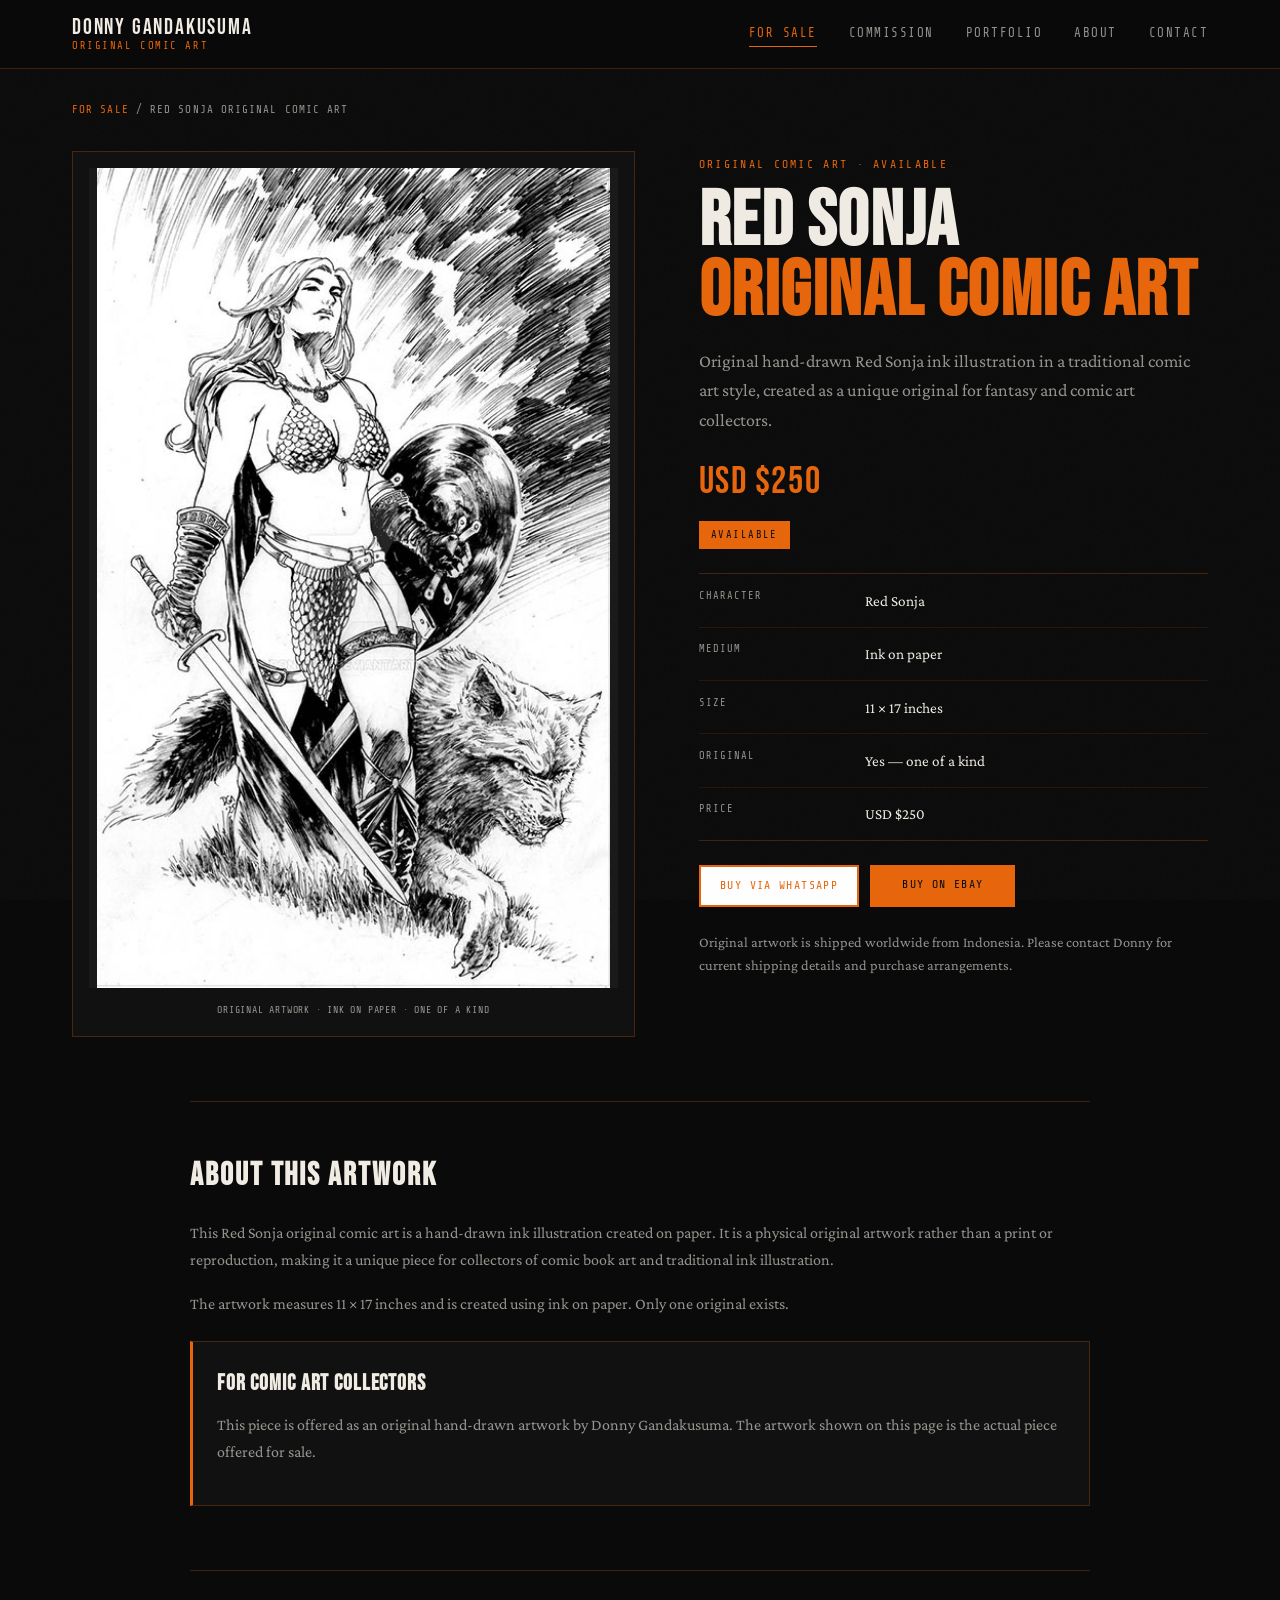
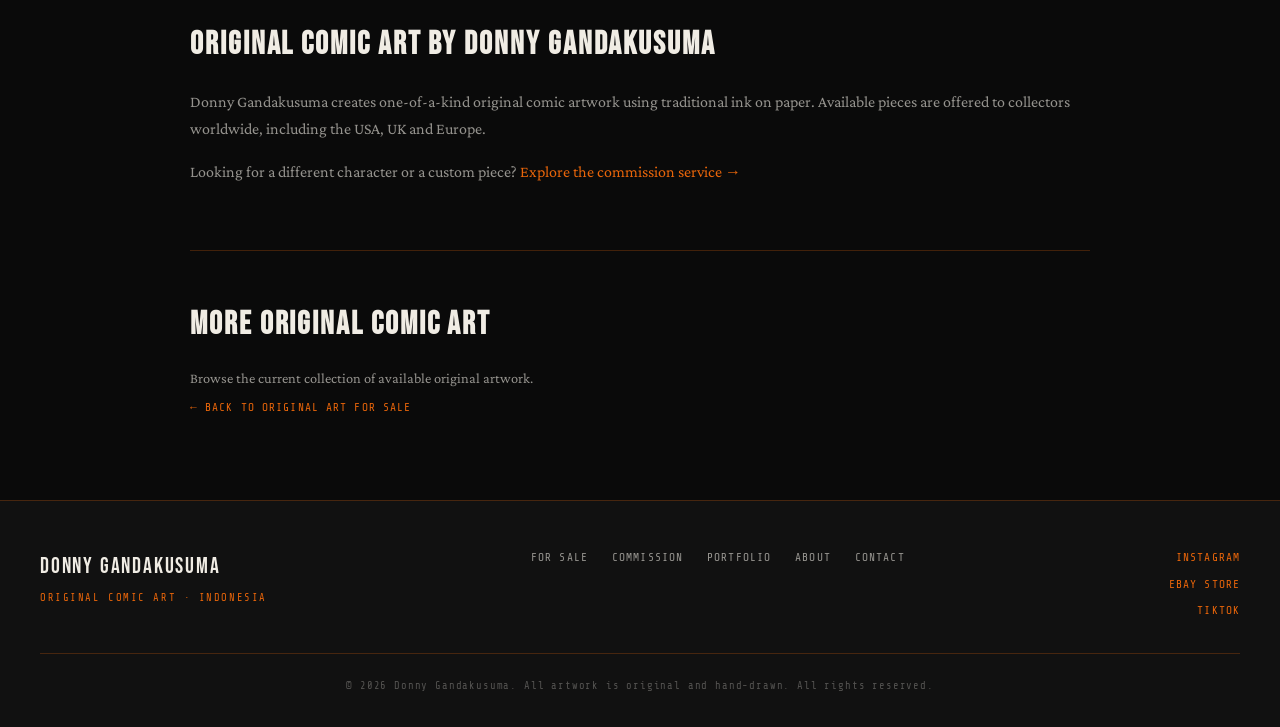
<file: original-comic-art/red-sonja-original-comic-art.html>
<!DOCTYPE html>
<html lang="en">
<head>
<meta charset="UTF-8">
<meta name="viewport" content="width=device-width, initial-scale=1.0">

<title>Red Sonja Original Comic Art for Sale | Donny Gandakusuma</title>
<meta name="description" content="Buy an original Red Sonja comic art illustration by Donny Gandakusuma. Hand-drawn traditional ink on paper, 11 × 17 inches, one of a kind, USD $250.">
<link rel="canonical" href="https://www.donnygandakusuma.com/original-comic-art/red-sonja-original-comic-art.html">

<meta property="og:title" content="Red Sonja Original Comic Art for Sale | Donny Gandakusuma">
<meta property="og:description" content="Original hand-drawn Red Sonja ink illustration on paper. One-of-a-kind original comic art, 11 × 17 inches, USD $250.">
<meta property="og:url" content="https://www.donnygandakusuma.com/original-comic-art/red-sonja-original-comic-art.html">
<meta property="og:type" content="product">
<meta property="og:site_name" content="Donny Gandakusuma Original Comic Art">
<meta property="og:image" content="https://www.donnygandakusuma.com/images/red-sonja.jpg">

<link rel="icon" type="image/png" href="../images/favicon.png">
<link rel="preconnect" href="https://fonts.googleapis.com">
<link href="https://fonts.googleapis.com/css2?family=Bebas+Neue&family=Crimson+Pro:ital,wght@0,400;0,600;1,400&family=Share+Tech+Mono&display=swap" rel="stylesheet">
<link rel="stylesheet" href="../style.css">

<script async src="https://www.googletagmanager.com/gtag/js?id=G-JY4FN2Z0T6"></script>
<script>
window.dataLayer = window.dataLayer || [];
function gtag(){dataLayer.push(arguments);}
gtag('js', new Date());
gtag('config', 'G-JY4FN2Z0T6');
</script>

<script type="application/ld+json">
{
  "@context":"https://schema.org",
  "@type":"Product",
  "name":"Red Sonja Original Comic Art",
  "description":"Original hand-drawn Red Sonja ink illustration in a traditional comic art style, created as a unique original for fantasy and comic art collectors.",
  "image":["https://www.donnygandakusuma.com/images/red-sonja.jpg"],
  "brand":{"@type":"Brand","name":"Donny Gandakusuma"},
  "url":"https://www.donnygandakusuma.com/original-comic-art/red-sonja-original-comic-art.html",
  "offers":{
    "@type":"Offer",
    "url":"https://www.donnygandakusuma.com/original-comic-art/red-sonja-original-comic-art.html",
    "priceCurrency":"USD",
    "price":"250",
    "availability":"https://schema.org/InStock",
    "itemCondition":"https://schema.org/NewCondition"
  }
}
</script>

<style>
.product-page{max-width:1200px;margin:0 auto;padding:2rem 2rem 5rem}
.product-breadcrumb{font-family:var(--font-mono);font-size:.68rem;letter-spacing:.1em;text-transform:uppercase;color:var(--white-dim);margin-bottom:2rem}
.product-breadcrumb a{color:var(--orange)}
.product-layout{display:grid;grid-template-columns:minmax(0,1.05fr) minmax(320px,.95fr);gap:4rem;align-items:start}
.product-image-panel{background:var(--black2);border:1px solid var(--border);padding:1rem;position:relative}
.product-image-panel img{width:100%;height:auto;max-height:820px;object-fit:contain;background:var(--black3)}
.product-image-note{font-family:var(--font-mono);font-size:.62rem;letter-spacing:.08em;text-transform:uppercase;color:var(--white-dim);padding:.85rem .25rem .15rem;text-align:center}
.product-info{padding-top:.25rem}
.product-label{font-family:var(--font-mono);font-size:.72rem;letter-spacing:.2em;text-transform:uppercase;color:var(--orange);margin-bottom:.9rem}
.product-info h1{font-family:var(--font-display);font-size:clamp(3.2rem,6vw,5.6rem);line-height:.9;letter-spacing:.02em;margin-bottom:1.25rem}
.product-lead{font-size:1.12rem;color:var(--white-dim);line-height:1.65;margin-bottom:1.75rem}
.product-price{font-family:var(--font-display);font-size:2.4rem;color:var(--orange);letter-spacing:.04em;line-height:1;margin-bottom:1rem}
.product-availability{display:inline-block;font-family:var(--font-mono);font-size:.65rem;letter-spacing:.14em;text-transform:uppercase;padding:.35rem .75rem;background:var(--orange);color:var(--black);margin-bottom:1.5rem}
.product-details{border-top:1px solid var(--border);border-bottom:1px solid var(--border);margin-bottom:1.5rem}
.product-detail-row{display:grid;grid-template-columns:150px 1fr;gap:1rem;padding:.85rem 0;border-bottom:1px solid rgba(232,101,10,.12)}
.product-detail-row:last-child{border-bottom:0}
.product-detail-label{font-family:var(--font-mono);font-size:.65rem;letter-spacing:.1em;text-transform:uppercase;color:var(--white-dim)}
.product-detail-value{font-size:.95rem;color:var(--white)}
.product-actions{display:flex;gap:.7rem;flex-wrap:wrap;margin-bottom:1.5rem}
.product-actions .btn{min-width:145px;text-align:center}
.product-note{font-size:.9rem;color:var(--white-dim);line-height:1.6}
.product-section,.related-product{max-width:900px;margin:4rem auto 0;padding-top:3rem;border-top:1px solid var(--border)}
.product-section h2,.related-product h2{font-family:var(--font-display);font-size:2rem;letter-spacing:.06em;margin-bottom:1rem}
.product-section p{color:var(--white-dim);font-size:1rem;line-height:1.7;margin-bottom:1rem}
.product-collector-box{margin-top:1.5rem;background:var(--black2);border:1px solid var(--border);border-left:3px solid var(--orange);padding:1.5rem}
.product-collector-box h3{font-family:var(--font-display);font-size:1.35rem;letter-spacing:.04em;margin-bottom:.6rem}
.related-product a{color:var(--orange);font-family:var(--font-mono);font-size:.7rem;letter-spacing:.1em;text-transform:uppercase}
@media(max-width:900px){.product-layout{grid-template-columns:1fr;gap:2.5rem}.product-info h1{font-size:clamp(3rem,13vw,5rem)}}
@media(max-width:600px){.product-page{padding:1.5rem 1rem 4rem}.product-detail-row{grid-template-columns:1fr;gap:.25rem}.product-actions{flex-direction:column}.product-actions .btn{width:100%}}
</style>
</head>

<body>
<div class="noise"></div>

<header>
  <div class="header-inner">
    <a href="../index.html" class="logo">
      <span class="logo-main">DONNY GANDAKUSUMA</span>
      <span class="logo-sub">Original Comic Art</span>
    </a>
    <nav>
      <a href="../index.html" class="active">For Sale</a>
      <a href="../commission.html">Commission</a>
      <a href="../portfolio.html">Portfolio</a>
      <a href="../about.html">About</a>
      <a href="../contact.html">Contact</a>
    </nav>
    <button class="nav-toggle" id="navToggle" aria-label="Open menu" aria-expanded="false">☰</button>
  </div>
  <nav class="mobile-nav" id="mobileNav" aria-label="Mobile navigation">
    <a href="../index.html">For Sale</a>
    <a href="../commission.html">Commission</a>
    <a href="../portfolio.html">Portfolio</a>
    <a href="../about.html">About</a>
    <a href="../contact.html">Contact</a>
  </nav>
</header>

<main>
<div class="product-page">
  <div class="product-breadcrumb">
    <a href="../index.html">For Sale</a> / Red Sonja Original Comic Art
  </div>

  <section class="product-layout">
    <div class="product-image-panel">
      <img src="../images/red-sonja.jpg"
           alt="Red Sonja original comic art for sale — hand-drawn ink illustration by Donny Gandakusuma"
           width="1100" height="1700">
      <p class="product-image-note">Original artwork · Ink on paper · One of a kind</p>
    </div>

    <div class="product-info">
      <p class="product-label">Original Comic Art · Available</p>
      <h1>Red Sonja<br><span class="accent">Original Comic Art</span></h1>

      <p class="product-lead">
        Original hand-drawn Red Sonja ink illustration in a traditional comic art style,
        created as a unique original for fantasy and comic art collectors.
      </p>

      <div class="product-price">USD $250</div>
      <span class="product-availability">Available</span>

      <div class="product-details" aria-label="Artwork details">
        <div class="product-detail-row"><span class="product-detail-label">Character</span><span class="product-detail-value">Red Sonja</span></div>
        <div class="product-detail-row"><span class="product-detail-label">Medium</span><span class="product-detail-value">Ink on paper</span></div>
        <div class="product-detail-row"><span class="product-detail-label">Size</span><span class="product-detail-value">11 × 17 inches</span></div>
        <div class="product-detail-row"><span class="product-detail-label">Original</span><span class="product-detail-value">Yes — one of a kind</span></div>
        <div class="product-detail-row"><span class="product-detail-label">Price</span><span class="product-detail-value">USD $250</span></div>
      </div>

      <div class="product-actions">
        <a href="https://wa.me/628170910308?text=Hi%20Donny%2C%20I%27m%20interested%20in%20purchasing%20Red%20Sonja%20original%20art."
           target="_blank" rel="noopener noreferrer" class="btn btn-wa">Buy via WhatsApp</a>
        <a href="https://www.ebay.com/usr/donnygandakusuma"
           target="_blank" rel="noopener noreferrer" class="btn btn-ebay">Buy on eBay</a>
      </div>

      <p class="product-note">
        Original artwork is shipped worldwide from Indonesia. Please contact
        Donny for current shipping details and purchase arrangements.
      </p>
    </div>
  </section>

  <section class="product-section">
    <h2>About This Artwork</h2>
    <p>
      This Red Sonja original comic art is a hand-drawn ink illustration
      created on paper. It is a physical original artwork rather than a print
      or reproduction, making it a unique piece for collectors of comic book
      art and traditional ink illustration.
    </p>
    <p>
      The artwork measures 11 × 17 inches and is created using ink on
      paper. Only one original exists.
    </p>
    <div class="product-collector-box">
      <h3>For Comic Art Collectors</h3>
      <p>
        This piece is offered as an original hand-drawn artwork by
        Donny Gandakusuma. The artwork shown on this page is the actual piece
        offered for sale.
      </p>
    </div>
  </section>

  <section class="product-section">
    <h2>Original Comic Art by Donny Gandakusuma</h2>
    <p>
      Donny Gandakusuma creates one-of-a-kind original comic artwork using
      traditional ink on paper. Available pieces are offered to collectors
      worldwide, including the USA, UK and Europe.
    </p>
    <p>
      Looking for a different character or a custom piece?
      <a href="../commission.html" class="accent">Explore the commission service →</a>
    </p>
  </section>

  <section class="related-product">
    <h2>More Original Comic Art</h2>
    <p class="product-note">Browse the current collection of available original artwork.</p>
    <a href="../index.html">← Back to Original Art For Sale</a>
  </section>
</div>
</main>

<footer>
  <div class="footer-inner">
    <div class="footer-brand">
      <span class="logo-main">DONNY GANDAKUSUMA</span>
      <span class="logo-sub">Original Comic Art · Indonesia</span>
    </div>
    <div class="footer-links">
      <a href="../index.html">For Sale</a>
      <a href="../commission.html">Commission</a>
      <a href="../portfolio.html">Portfolio</a>
      <a href="../about.html">About</a>
      <a href="../contact.html">Contact</a>
    </div>
    <div class="footer-social">
      <a href="https://www.instagram.com/donnygandakusuma" target="_blank" rel="noopener noreferrer">Instagram</a>
      <a href="https://www.ebay.com/usr/donnygandakusuma" target="_blank" rel="noopener noreferrer">eBay Store</a>
      <a href="https://www.tiktok.com/@donny.gandakusuma" target="_blank" rel="noopener noreferrer">TikTok</a>
    </div>
  </div>
  <p class="footer-copy">© 2026 Donny Gandakusuma. All artwork is original and hand-drawn. All rights reserved.</p>
</footer>

<script>
document.addEventListener('DOMContentLoaded', function() {
  var btn=document.getElementById('navToggle');
  var nav=document.getElementById('mobileNav');
  if(btn && nav){
    btn.addEventListener('click',function(e){
      e.stopPropagation();
      var isOpen=nav.classList.toggle('open');
      btn.setAttribute('aria-expanded',isOpen?'true':'false');
    });
    document.addEventListener('click',function(e){
      if(!nav.contains(e.target) && e.target!==btn){
        nav.classList.remove('open');
        btn.setAttribute('aria-expanded','false');
      }
    });
  }
});
</script>
</body>
</html>
</file>
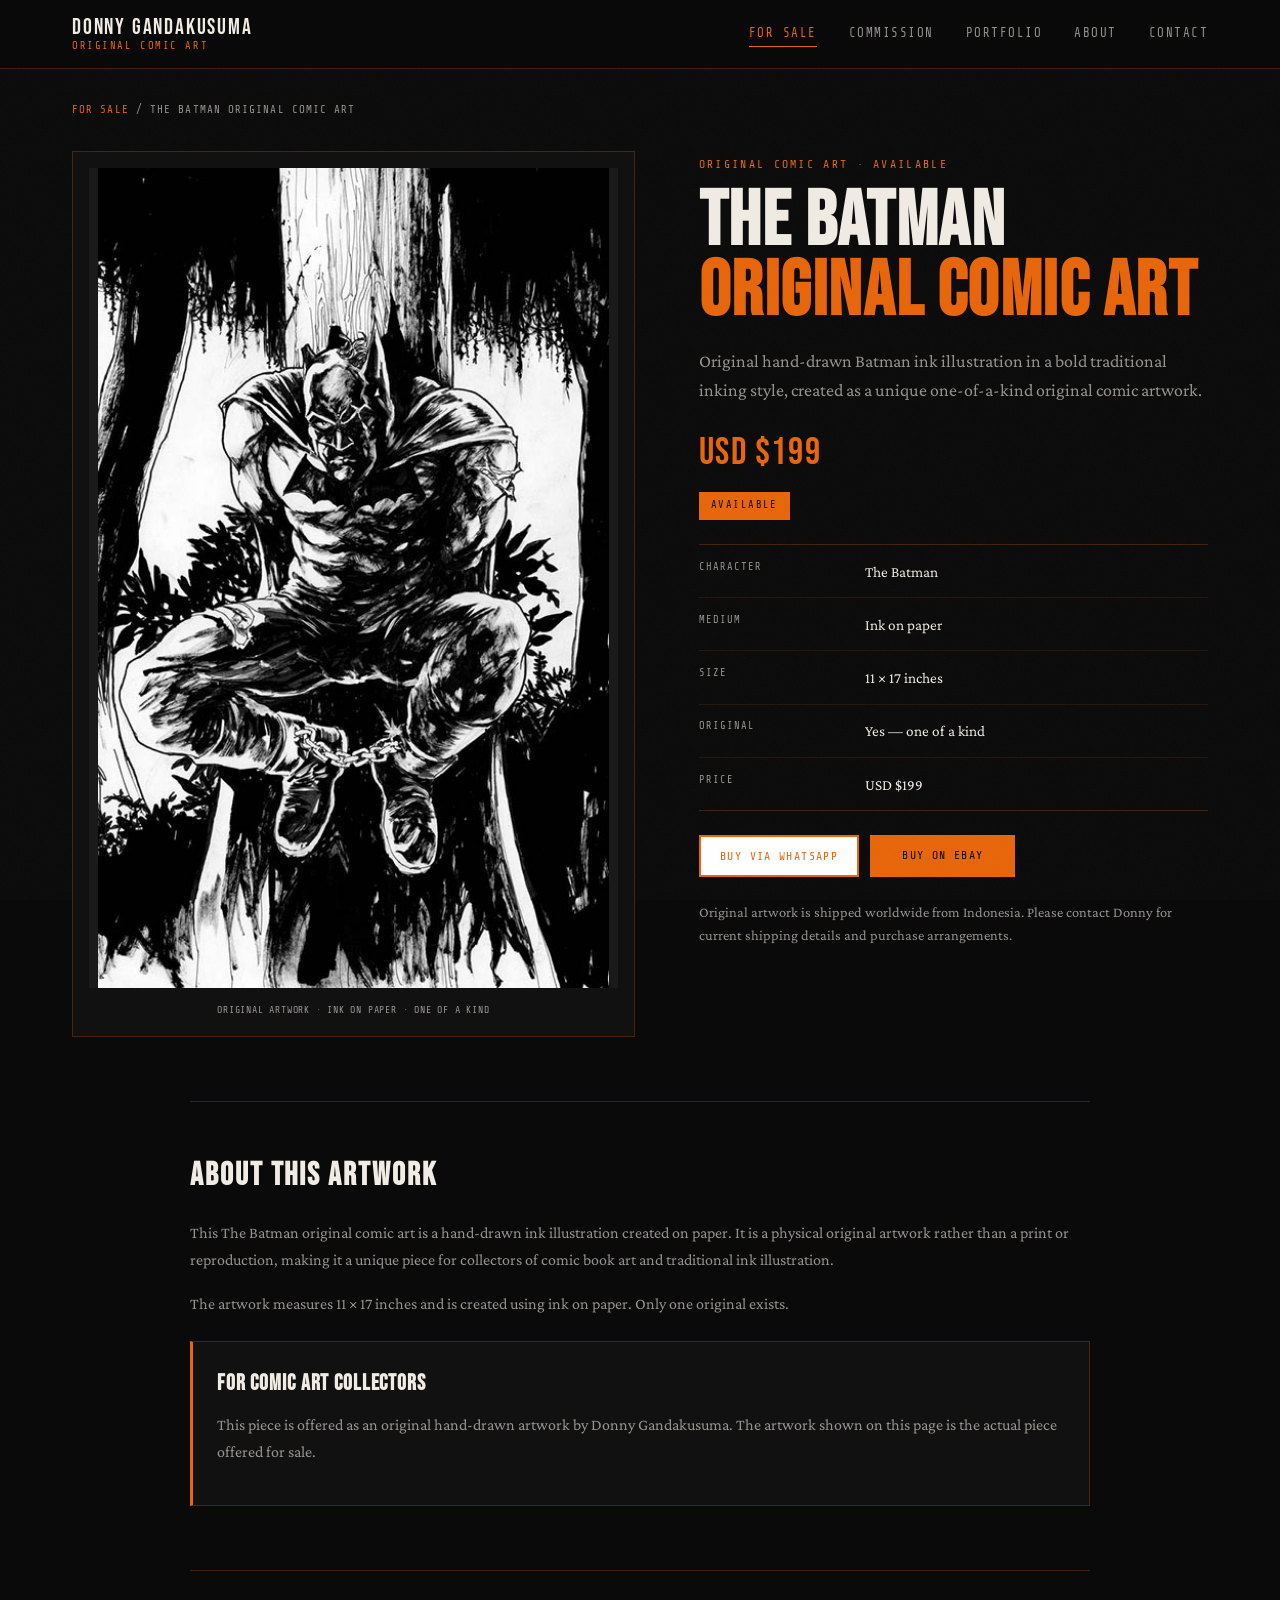
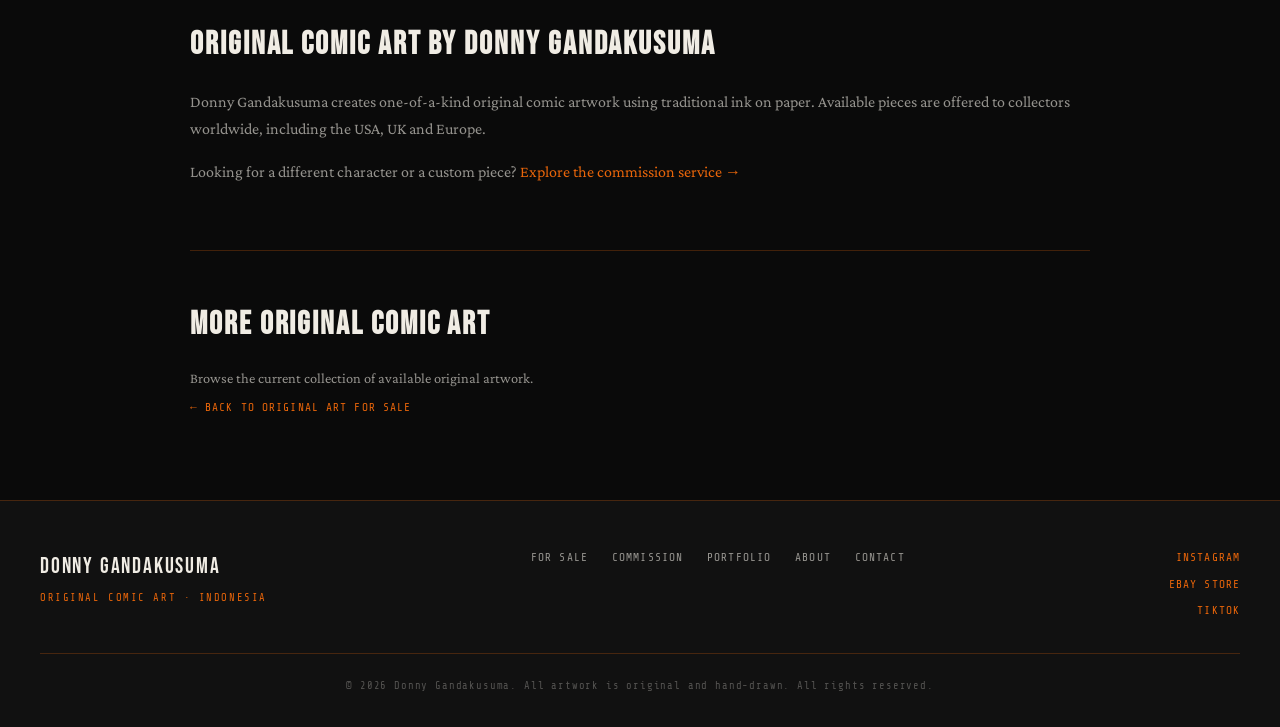
<file: original-comic-art/the-batman-original-comic-art.html>
<!DOCTYPE html>
<html lang="en">
<head>
<meta charset="UTF-8">
<meta name="viewport" content="width=device-width, initial-scale=1.0">

<title>The Batman Original Comic Art for Sale | Donny Gandakusuma</title>
<meta name="description" content="Buy an original The Batman comic art illustration by Donny Gandakusuma. Hand-drawn traditional ink on paper, 11 × 17 inches, one of a kind, USD $199.">
<link rel="canonical" href="https://www.donnygandakusuma.com/original-comic-art/the-batman-original-comic-art.html">

<meta property="og:title" content="The Batman Original Comic Art for Sale | Donny Gandakusuma">
<meta property="og:description" content="Original hand-drawn The Batman ink illustration on paper. One-of-a-kind original comic art, 11 × 17 inches, USD $199.">
<meta property="og:url" content="https://www.donnygandakusuma.com/original-comic-art/the-batman-original-comic-art.html">
<meta property="og:type" content="product">
<meta property="og:site_name" content="Donny Gandakusuma Original Comic Art">
<meta property="og:image" content="https://www.donnygandakusuma.com/images/the-batman.jpg">

<link rel="icon" type="image/png" href="../images/favicon.png">
<link rel="preconnect" href="https://fonts.googleapis.com">
<link href="https://fonts.googleapis.com/css2?family=Bebas+Neue&family=Crimson+Pro:ital,wght@0,400;0,600;1,400&family=Share+Tech+Mono&display=swap" rel="stylesheet">
<link rel="stylesheet" href="../style.css">

<script async src="https://www.googletagmanager.com/gtag/js?id=G-JY4FN2Z0T6"></script>
<script>
window.dataLayer = window.dataLayer || [];
function gtag(){dataLayer.push(arguments);}
gtag('js', new Date());
gtag('config', 'G-JY4FN2Z0T6');
</script>

<script type="application/ld+json">
{
  "@context":"https://schema.org",
  "@type":"Product",
  "name":"The Batman Original Comic Art",
  "description":"Original hand-drawn Batman ink illustration in a bold traditional inking style, created as a unique one-of-a-kind original comic artwork.",
  "image":["https://www.donnygandakusuma.com/images/the-batman.jpg"],
  "brand":{"@type":"Brand","name":"Donny Gandakusuma"},
  "url":"https://www.donnygandakusuma.com/original-comic-art/the-batman-original-comic-art.html",
  "offers":{
    "@type":"Offer",
    "url":"https://www.donnygandakusuma.com/original-comic-art/the-batman-original-comic-art.html",
    "priceCurrency":"USD",
    "price":"199",
    "availability":"https://schema.org/InStock",
    "itemCondition":"https://schema.org/NewCondition"
  }
}
</script>

<style>
.product-page{max-width:1200px;margin:0 auto;padding:2rem 2rem 5rem}
.product-breadcrumb{font-family:var(--font-mono);font-size:.68rem;letter-spacing:.1em;text-transform:uppercase;color:var(--white-dim);margin-bottom:2rem}
.product-breadcrumb a{color:var(--orange)}
.product-layout{display:grid;grid-template-columns:minmax(0,1.05fr) minmax(320px,.95fr);gap:4rem;align-items:start}
.product-image-panel{background:var(--black2);border:1px solid var(--border);padding:1rem;position:relative}
.product-image-panel img{width:100%;height:auto;max-height:820px;object-fit:contain;background:var(--black3)}
.product-image-note{font-family:var(--font-mono);font-size:.62rem;letter-spacing:.08em;text-transform:uppercase;color:var(--white-dim);padding:.85rem .25rem .15rem;text-align:center}
.product-info{padding-top:.25rem}
.product-label{font-family:var(--font-mono);font-size:.72rem;letter-spacing:.2em;text-transform:uppercase;color:var(--orange);margin-bottom:.9rem}
.product-info h1{font-family:var(--font-display);font-size:clamp(3.2rem,6vw,5.6rem);line-height:.9;letter-spacing:.02em;margin-bottom:1.25rem}
.product-lead{font-size:1.12rem;color:var(--white-dim);line-height:1.65;margin-bottom:1.75rem}
.product-price{font-family:var(--font-display);font-size:2.4rem;color:var(--orange);letter-spacing:.04em;line-height:1;margin-bottom:1rem}
.product-availability{display:inline-block;font-family:var(--font-mono);font-size:.65rem;letter-spacing:.14em;text-transform:uppercase;padding:.35rem .75rem;background:var(--orange);color:var(--black);margin-bottom:1.5rem}
.product-details{border-top:1px solid var(--border);border-bottom:1px solid var(--border);margin-bottom:1.5rem}
.product-detail-row{display:grid;grid-template-columns:150px 1fr;gap:1rem;padding:.85rem 0;border-bottom:1px solid rgba(232,101,10,.12)}
.product-detail-row:last-child{border-bottom:0}
.product-detail-label{font-family:var(--font-mono);font-size:.65rem;letter-spacing:.1em;text-transform:uppercase;color:var(--white-dim)}
.product-detail-value{font-size:.95rem;color:var(--white)}
.product-actions{display:flex;gap:.7rem;flex-wrap:wrap;margin-bottom:1.5rem}
.product-actions .btn{min-width:145px;text-align:center}
.product-note{font-size:.9rem;color:var(--white-dim);line-height:1.6}
.product-section,.related-product{max-width:900px;margin:4rem auto 0;padding-top:3rem;border-top:1px solid var(--border)}
.product-section h2,.related-product h2{font-family:var(--font-display);font-size:2rem;letter-spacing:.06em;margin-bottom:1rem}
.product-section p{color:var(--white-dim);font-size:1rem;line-height:1.7;margin-bottom:1rem}
.product-collector-box{margin-top:1.5rem;background:var(--black2);border:1px solid var(--border);border-left:3px solid var(--orange);padding:1.5rem}
.product-collector-box h3{font-family:var(--font-display);font-size:1.35rem;letter-spacing:.04em;margin-bottom:.6rem}
.related-product a{color:var(--orange);font-family:var(--font-mono);font-size:.7rem;letter-spacing:.1em;text-transform:uppercase}
@media(max-width:900px){.product-layout{grid-template-columns:1fr;gap:2.5rem}.product-info h1{font-size:clamp(3rem,13vw,5rem)}}
@media(max-width:600px){.product-page{padding:1.5rem 1rem 4rem}.product-detail-row{grid-template-columns:1fr;gap:.25rem}.product-actions{flex-direction:column}.product-actions .btn{width:100%}}
</style>
</head>

<body>
<div class="noise"></div>

<header>
  <div class="header-inner">
    <a href="../index.html" class="logo">
      <span class="logo-main">DONNY GANDAKUSUMA</span>
      <span class="logo-sub">Original Comic Art</span>
    </a>
    <nav>
      <a href="../index.html" class="active">For Sale</a>
      <a href="../commission.html">Commission</a>
      <a href="../portfolio.html">Portfolio</a>
      <a href="../about.html">About</a>
      <a href="../contact.html">Contact</a>
    </nav>
    <button class="nav-toggle" id="navToggle" aria-label="Open menu" aria-expanded="false">☰</button>
  </div>
  <nav class="mobile-nav" id="mobileNav" aria-label="Mobile navigation">
    <a href="../index.html">For Sale</a>
    <a href="../commission.html">Commission</a>
    <a href="../portfolio.html">Portfolio</a>
    <a href="../about.html">About</a>
    <a href="../contact.html">Contact</a>
  </nav>
</header>

<main>
<div class="product-page">
  <div class="product-breadcrumb">
    <a href="../index.html">For Sale</a> / The Batman Original Comic Art
  </div>

  <section class="product-layout">
    <div class="product-image-panel">
      <img src="../images/the-batman.jpg"
           alt="The Batman original comic art for sale — traditional ink on paper by Donny Gandakusuma"
           width="1100" height="1700">
      <p class="product-image-note">Original artwork · Ink on paper · One of a kind</p>
    </div>

    <div class="product-info">
      <p class="product-label">Original Comic Art · Available</p>
      <h1>The Batman<br><span class="accent">Original Comic Art</span></h1>

      <p class="product-lead">
        Original hand-drawn Batman ink illustration in a bold traditional inking style,
        created as a unique one-of-a-kind original comic artwork.
      </p>

      <div class="product-price">USD $199</div>
      <span class="product-availability">Available</span>

      <div class="product-details" aria-label="Artwork details">
        <div class="product-detail-row"><span class="product-detail-label">Character</span><span class="product-detail-value">The Batman</span></div>
        <div class="product-detail-row"><span class="product-detail-label">Medium</span><span class="product-detail-value">Ink on paper</span></div>
        <div class="product-detail-row"><span class="product-detail-label">Size</span><span class="product-detail-value">11 × 17 inches</span></div>
        <div class="product-detail-row"><span class="product-detail-label">Original</span><span class="product-detail-value">Yes — one of a kind</span></div>
        <div class="product-detail-row"><span class="product-detail-label">Price</span><span class="product-detail-value">USD $199</span></div>
      </div>

      <div class="product-actions">
        <a href="https://wa.me/628170910308?text=Hi%20Donny%2C%20I%27m%20interested%20in%20purchasing%20The%20Batman%20original%20art."
           target="_blank" rel="noopener noreferrer" class="btn btn-wa">Buy via WhatsApp</a>
        <a href="https://www.ebay.com/usr/donnygandakusuma"
           target="_blank" rel="noopener noreferrer" class="btn btn-ebay">Buy on eBay</a>
      </div>

      <p class="product-note">
        Original artwork is shipped worldwide from Indonesia. Please contact
        Donny for current shipping details and purchase arrangements.
      </p>
    </div>
  </section>

  <section class="product-section">
    <h2>About This Artwork</h2>
    <p>
      This The Batman original comic art is a hand-drawn ink illustration
      created on paper. It is a physical original artwork rather than a print
      or reproduction, making it a unique piece for collectors of comic book
      art and traditional ink illustration.
    </p>
    <p>
      The artwork measures 11 × 17 inches and is created using ink on
      paper. Only one original exists.
    </p>
    <div class="product-collector-box">
      <h3>For Comic Art Collectors</h3>
      <p>
        This piece is offered as an original hand-drawn artwork by
        Donny Gandakusuma. The artwork shown on this page is the actual piece
        offered for sale.
      </p>
    </div>
  </section>

  <section class="product-section">
    <h2>Original Comic Art by Donny Gandakusuma</h2>
    <p>
      Donny Gandakusuma creates one-of-a-kind original comic artwork using
      traditional ink on paper. Available pieces are offered to collectors
      worldwide, including the USA, UK and Europe.
    </p>
    <p>
      Looking for a different character or a custom piece?
      <a href="../commission.html" class="accent">Explore the commission service →</a>
    </p>
  </section>

  <section class="related-product">
    <h2>More Original Comic Art</h2>
    <p class="product-note">Browse the current collection of available original artwork.</p>
    <a href="../index.html">← Back to Original Art For Sale</a>
  </section>
</div>
</main>

<footer>
  <div class="footer-inner">
    <div class="footer-brand">
      <span class="logo-main">DONNY GANDAKUSUMA</span>
      <span class="logo-sub">Original Comic Art · Indonesia</span>
    </div>
    <div class="footer-links">
      <a href="../index.html">For Sale</a>
      <a href="../commission.html">Commission</a>
      <a href="../portfolio.html">Portfolio</a>
      <a href="../about.html">About</a>
      <a href="../contact.html">Contact</a>
    </div>
    <div class="footer-social">
      <a href="https://www.instagram.com/donnygandakusuma" target="_blank" rel="noopener noreferrer">Instagram</a>
      <a href="https://www.ebay.com/usr/donnygandakusuma" target="_blank" rel="noopener noreferrer">eBay Store</a>
      <a href="https://www.tiktok.com/@donny.gandakusuma" target="_blank" rel="noopener noreferrer">TikTok</a>
    </div>
  </div>
  <p class="footer-copy">© 2026 Donny Gandakusuma. All artwork is original and hand-drawn. All rights reserved.</p>
</footer>

<script>
document.addEventListener('DOMContentLoaded', function() {
  var btn=document.getElementById('navToggle');
  var nav=document.getElementById('mobileNav');
  if(btn && nav){
    btn.addEventListener('click',function(e){
      e.stopPropagation();
      var isOpen=nav.classList.toggle('open');
      btn.setAttribute('aria-expanded',isOpen?'true':'false');
    });
    document.addEventListener('click',function(e){
      if(!nav.contains(e.target) && e.target!==btn){
        nav.classList.remove('open');
        btn.setAttribute('aria-expanded','false');
      }
    });
  }
});
</script>
</body>
</html>
</file>
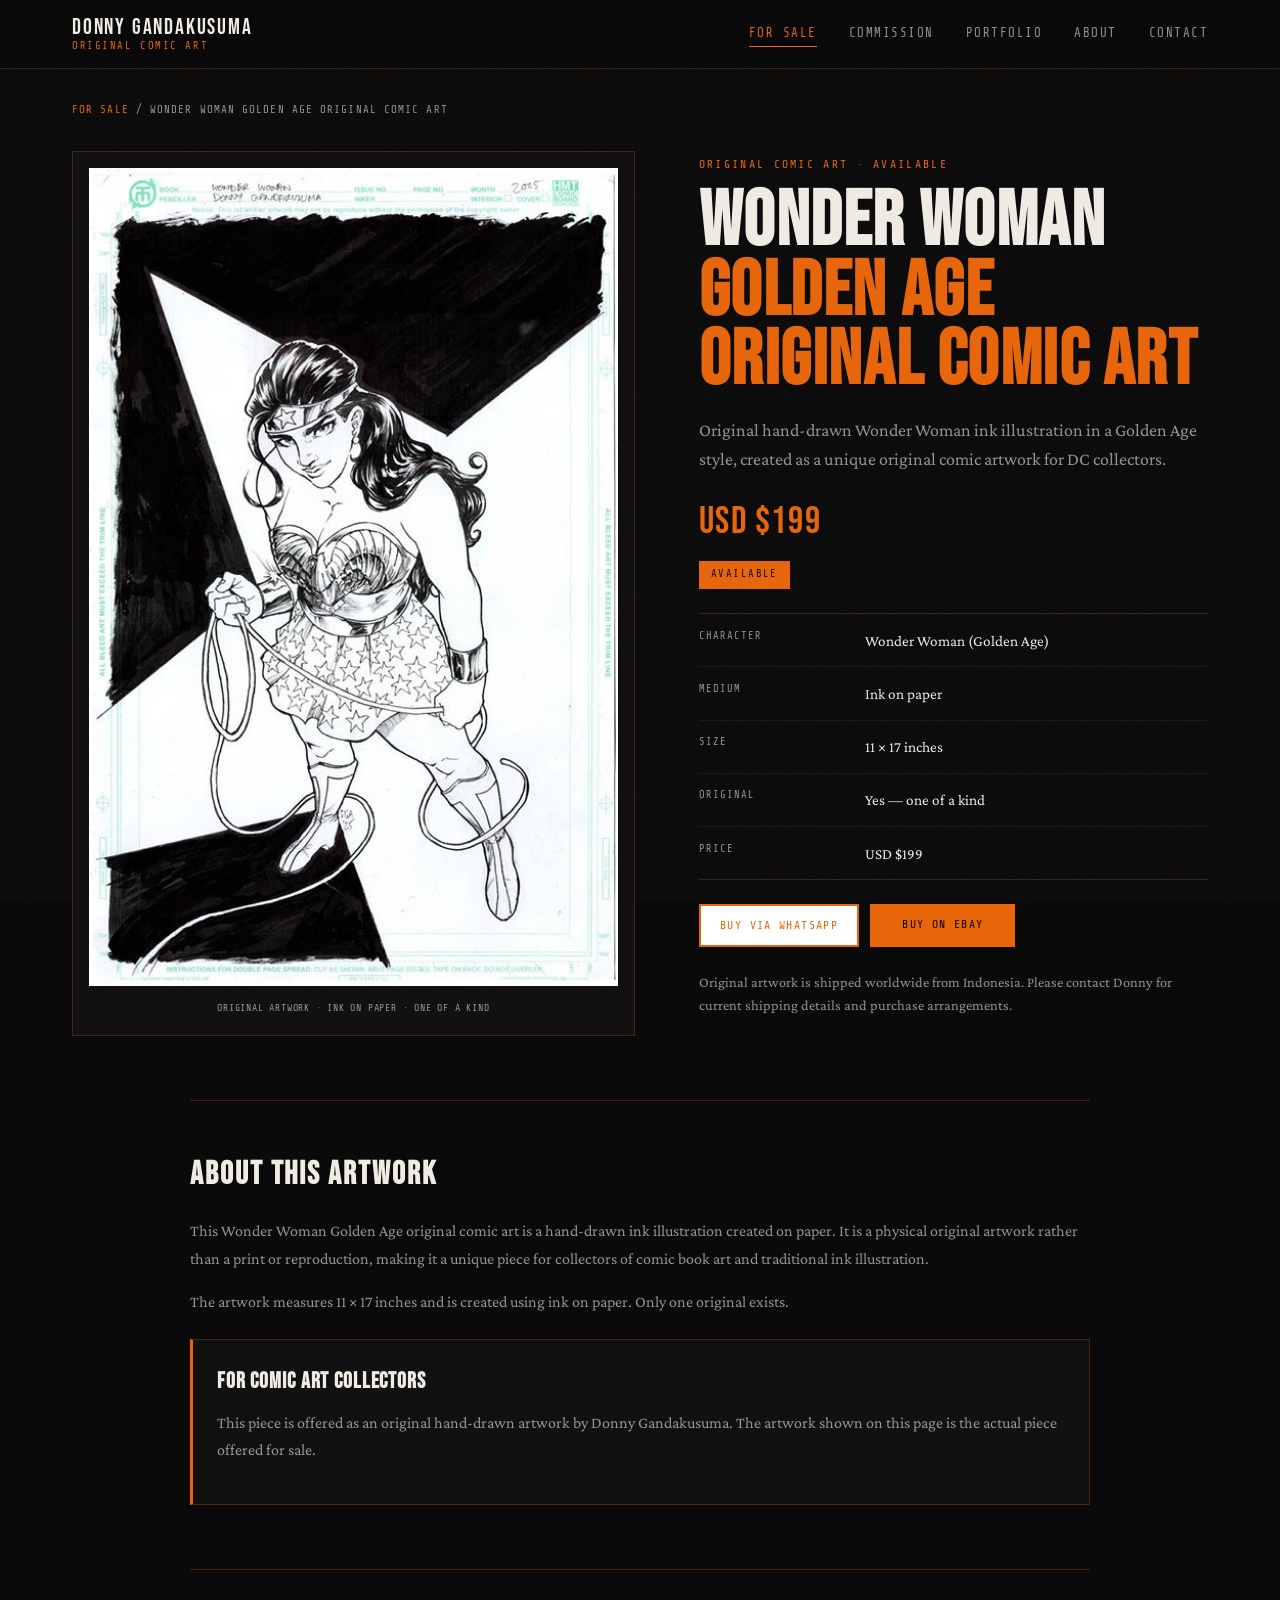
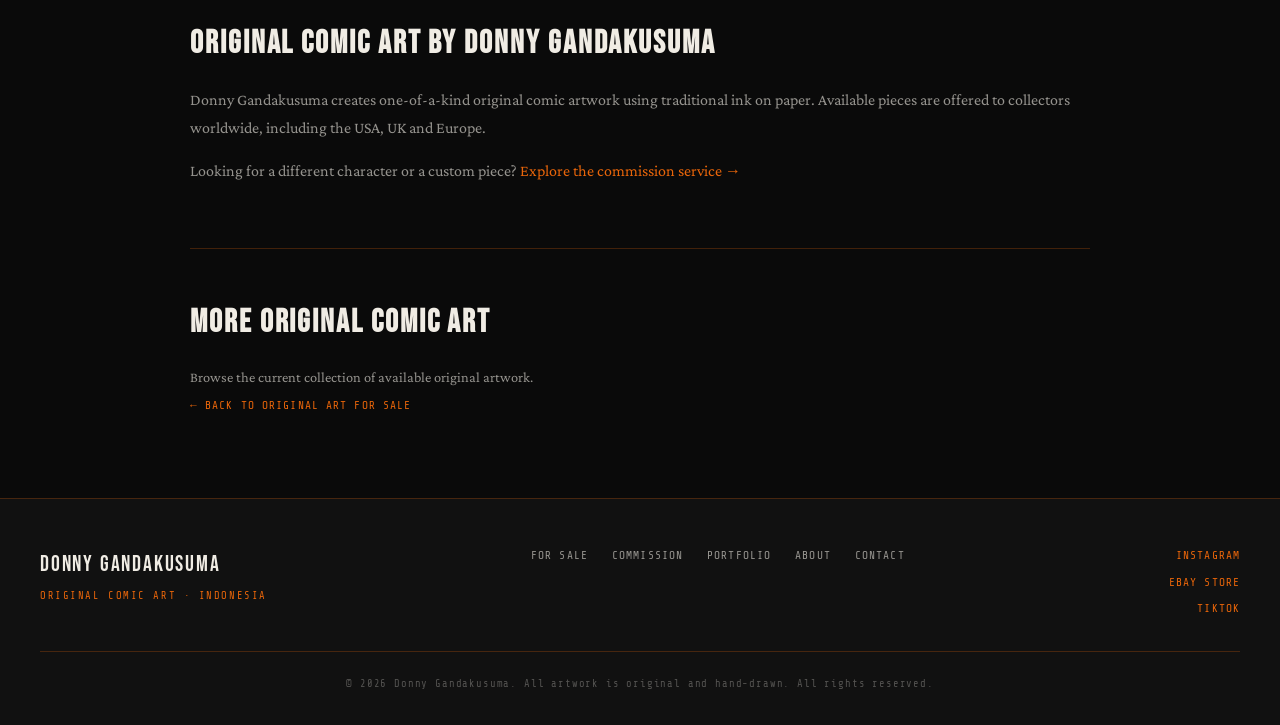
<file: original-comic-art/wonder-woman-golden-age-original-comic-art.html>
<!DOCTYPE html>
<html lang="en">
<head>
<meta charset="UTF-8">
<meta name="viewport" content="width=device-width, initial-scale=1.0">

<title>Wonder Woman Golden Age Original Comic Art for Sale | Donny Gandakusuma</title>
<meta name="description" content="Buy an original Wonder Woman Golden Age comic art illustration by Donny Gandakusuma. Hand-drawn traditional ink on paper, 11 × 17 inches, one of a kind, USD $199.">
<link rel="canonical" href="https://www.donnygandakusuma.com/original-comic-art/wonder-woman-golden-age-original-comic-art.html">

<meta property="og:title" content="Wonder Woman Golden Age Original Comic Art for Sale | Donny Gandakusuma">
<meta property="og:description" content="Original hand-drawn Wonder Woman Golden Age ink illustration on paper. One-of-a-kind original comic art, 11 × 17 inches, USD $199.">
<meta property="og:url" content="https://www.donnygandakusuma.com/original-comic-art/wonder-woman-golden-age-original-comic-art.html">
<meta property="og:type" content="product">
<meta property="og:site_name" content="Donny Gandakusuma Original Comic Art">
<meta property="og:image" content="https://www.donnygandakusuma.com/images/wonder-woman.jpg">

<link rel="icon" type="image/png" href="../images/favicon.png">
<link rel="preconnect" href="https://fonts.googleapis.com">
<link href="https://fonts.googleapis.com/css2?family=Bebas+Neue&family=Crimson+Pro:ital,wght@0,400;0,600;1,400&family=Share+Tech+Mono&display=swap" rel="stylesheet">
<link rel="stylesheet" href="../style.css">

<script async src="https://www.googletagmanager.com/gtag/js?id=G-JY4FN2Z0T6"></script>
<script>
window.dataLayer = window.dataLayer || [];
function gtag(){dataLayer.push(arguments);}
gtag('js', new Date());
gtag('config', 'G-JY4FN2Z0T6');
</script>

<script type="application/ld+json">
{
  "@context":"https://schema.org",
  "@type":"Product",
  "name":"Wonder Woman Golden Age Original Comic Art",
  "description":"Original hand-drawn Wonder Woman ink illustration in a Golden Age style, created as a unique original comic artwork for DC collectors.",
  "image":["https://www.donnygandakusuma.com/images/wonder-woman.jpg"],
  "brand":{"@type":"Brand","name":"Donny Gandakusuma"},
  "url":"https://www.donnygandakusuma.com/original-comic-art/wonder-woman-golden-age-original-comic-art.html",
  "offers":{
    "@type":"Offer",
    "url":"https://www.donnygandakusuma.com/original-comic-art/wonder-woman-golden-age-original-comic-art.html",
    "priceCurrency":"USD",
    "price":"199",
    "availability":"https://schema.org/InStock",
    "itemCondition":"https://schema.org/NewCondition"
  }
}
</script>

<style>
.product-page{max-width:1200px;margin:0 auto;padding:2rem 2rem 5rem}
.product-breadcrumb{font-family:var(--font-mono);font-size:.68rem;letter-spacing:.1em;text-transform:uppercase;color:var(--white-dim);margin-bottom:2rem}
.product-breadcrumb a{color:var(--orange)}
.product-layout{display:grid;grid-template-columns:minmax(0,1.05fr) minmax(320px,.95fr);gap:4rem;align-items:start}
.product-image-panel{background:var(--black2);border:1px solid var(--border);padding:1rem;position:relative}
.product-image-panel img{width:100%;height:auto;max-height:820px;object-fit:contain;background:var(--black3)}
.product-image-note{font-family:var(--font-mono);font-size:.62rem;letter-spacing:.08em;text-transform:uppercase;color:var(--white-dim);padding:.85rem .25rem .15rem;text-align:center}
.product-info{padding-top:.25rem}
.product-label{font-family:var(--font-mono);font-size:.72rem;letter-spacing:.2em;text-transform:uppercase;color:var(--orange);margin-bottom:.9rem}
.product-info h1{font-family:var(--font-display);font-size:clamp(3.2rem,6vw,5.6rem);line-height:.9;letter-spacing:.02em;margin-bottom:1.25rem}
.product-lead{font-size:1.12rem;color:var(--white-dim);line-height:1.65;margin-bottom:1.75rem}
.product-price{font-family:var(--font-display);font-size:2.4rem;color:var(--orange);letter-spacing:.04em;line-height:1;margin-bottom:1rem}
.product-availability{display:inline-block;font-family:var(--font-mono);font-size:.65rem;letter-spacing:.14em;text-transform:uppercase;padding:.35rem .75rem;background:var(--orange);color:var(--black);margin-bottom:1.5rem}
.product-details{border-top:1px solid var(--border);border-bottom:1px solid var(--border);margin-bottom:1.5rem}
.product-detail-row{display:grid;grid-template-columns:150px 1fr;gap:1rem;padding:.85rem 0;border-bottom:1px solid rgba(232,101,10,.12)}
.product-detail-row:last-child{border-bottom:0}
.product-detail-label{font-family:var(--font-mono);font-size:.65rem;letter-spacing:.1em;text-transform:uppercase;color:var(--white-dim)}
.product-detail-value{font-size:.95rem;color:var(--white)}
.product-actions{display:flex;gap:.7rem;flex-wrap:wrap;margin-bottom:1.5rem}
.product-actions .btn{min-width:145px;text-align:center}
.product-note{font-size:.9rem;color:var(--white-dim);line-height:1.6}
.product-section,.related-product{max-width:900px;margin:4rem auto 0;padding-top:3rem;border-top:1px solid var(--border)}
.product-section h2,.related-product h2{font-family:var(--font-display);font-size:2rem;letter-spacing:.06em;margin-bottom:1rem}
.product-section p{color:var(--white-dim);font-size:1rem;line-height:1.7;margin-bottom:1rem}
.product-collector-box{margin-top:1.5rem;background:var(--black2);border:1px solid var(--border);border-left:3px solid var(--orange);padding:1.5rem}
.product-collector-box h3{font-family:var(--font-display);font-size:1.35rem;letter-spacing:.04em;margin-bottom:.6rem}
.related-product a{color:var(--orange);font-family:var(--font-mono);font-size:.7rem;letter-spacing:.1em;text-transform:uppercase}
@media(max-width:900px){.product-layout{grid-template-columns:1fr;gap:2.5rem}.product-info h1{font-size:clamp(3rem,13vw,5rem)}}
@media(max-width:600px){.product-page{padding:1.5rem 1rem 4rem}.product-detail-row{grid-template-columns:1fr;gap:.25rem}.product-actions{flex-direction:column}.product-actions .btn{width:100%}}
</style>
</head>

<body>
<div class="noise"></div>

<header>
  <div class="header-inner">
    <a href="../index.html" class="logo">
      <span class="logo-main">DONNY GANDAKUSUMA</span>
      <span class="logo-sub">Original Comic Art</span>
    </a>
    <nav>
      <a href="../index.html" class="active">For Sale</a>
      <a href="../commission.html">Commission</a>
      <a href="../portfolio.html">Portfolio</a>
      <a href="../about.html">About</a>
      <a href="../contact.html">Contact</a>
    </nav>
    <button class="nav-toggle" id="navToggle" aria-label="Open menu" aria-expanded="false">☰</button>
  </div>
  <nav class="mobile-nav" id="mobileNav" aria-label="Mobile navigation">
    <a href="../index.html">For Sale</a>
    <a href="../commission.html">Commission</a>
    <a href="../portfolio.html">Portfolio</a>
    <a href="../about.html">About</a>
    <a href="../contact.html">Contact</a>
  </nav>
</header>

<main>
<div class="product-page">
  <div class="product-breadcrumb">
    <a href="../index.html">For Sale</a> / Wonder Woman Golden Age Original Comic Art
  </div>

  <section class="product-layout">
    <div class="product-image-panel">
      <img src="../images/wonder-woman.jpg"
           alt="Wonder Woman Golden Age original comic art for sale — hand-drawn ink by Donny Gandakusuma"
           width="1100" height="1700">
      <p class="product-image-note">Original artwork · Ink on paper · One of a kind</p>
    </div>

    <div class="product-info">
      <p class="product-label">Original Comic Art · Available</p>
      <h1>Wonder Woman<br><span class="accent">Golden Age Original Comic Art</span></h1>

      <p class="product-lead">
        Original hand-drawn Wonder Woman ink illustration in a Golden Age style,
        created as a unique original comic artwork for DC collectors.
      </p>

      <div class="product-price">USD $199</div>
      <span class="product-availability">Available</span>

      <div class="product-details" aria-label="Artwork details">
        <div class="product-detail-row"><span class="product-detail-label">Character</span><span class="product-detail-value">Wonder Woman (Golden Age)</span></div>
        <div class="product-detail-row"><span class="product-detail-label">Medium</span><span class="product-detail-value">Ink on paper</span></div>
        <div class="product-detail-row"><span class="product-detail-label">Size</span><span class="product-detail-value">11 × 17 inches</span></div>
        <div class="product-detail-row"><span class="product-detail-label">Original</span><span class="product-detail-value">Yes — one of a kind</span></div>
        <div class="product-detail-row"><span class="product-detail-label">Price</span><span class="product-detail-value">USD $199</span></div>
      </div>

      <div class="product-actions">
        <a href="https://wa.me/628170910308?text=Hi%20Donny%2C%20I%27m%20interested%20in%20purchasing%20Wonder%20Woman%20Golden%20Age%20original%20art."
           target="_blank" rel="noopener noreferrer" class="btn btn-wa">Buy via WhatsApp</a>
        <a href="https://www.ebay.com/usr/donnygandakusuma"
           target="_blank" rel="noopener noreferrer" class="btn btn-ebay">Buy on eBay</a>
      </div>

      <p class="product-note">
        Original artwork is shipped worldwide from Indonesia. Please contact
        Donny for current shipping details and purchase arrangements.
      </p>
    </div>
  </section>

  <section class="product-section">
    <h2>About This Artwork</h2>
    <p>
      This Wonder Woman Golden Age original comic art is a hand-drawn ink illustration
      created on paper. It is a physical original artwork rather than a print
      or reproduction, making it a unique piece for collectors of comic book
      art and traditional ink illustration.
    </p>
    <p>
      The artwork measures 11 × 17 inches and is created using ink on
      paper. Only one original exists.
    </p>
    <div class="product-collector-box">
      <h3>For Comic Art Collectors</h3>
      <p>
        This piece is offered as an original hand-drawn artwork by
        Donny Gandakusuma. The artwork shown on this page is the actual piece
        offered for sale.
      </p>
    </div>
  </section>

  <section class="product-section">
    <h2>Original Comic Art by Donny Gandakusuma</h2>
    <p>
      Donny Gandakusuma creates one-of-a-kind original comic artwork using
      traditional ink on paper. Available pieces are offered to collectors
      worldwide, including the USA, UK and Europe.
    </p>
    <p>
      Looking for a different character or a custom piece?
      <a href="../commission.html" class="accent">Explore the commission service →</a>
    </p>
  </section>

  <section class="related-product">
    <h2>More Original Comic Art</h2>
    <p class="product-note">Browse the current collection of available original artwork.</p>
    <a href="../index.html">← Back to Original Art For Sale</a>
  </section>
</div>
</main>

<footer>
  <div class="footer-inner">
    <div class="footer-brand">
      <span class="logo-main">DONNY GANDAKUSUMA</span>
      <span class="logo-sub">Original Comic Art · Indonesia</span>
    </div>
    <div class="footer-links">
      <a href="../index.html">For Sale</a>
      <a href="../commission.html">Commission</a>
      <a href="../portfolio.html">Portfolio</a>
      <a href="../about.html">About</a>
      <a href="../contact.html">Contact</a>
    </div>
    <div class="footer-social">
      <a href="https://www.instagram.com/donnygandakusuma" target="_blank" rel="noopener noreferrer">Instagram</a>
      <a href="https://www.ebay.com/usr/donnygandakusuma" target="_blank" rel="noopener noreferrer">eBay Store</a>
      <a href="https://www.tiktok.com/@donny.gandakusuma" target="_blank" rel="noopener noreferrer">TikTok</a>
    </div>
  </div>
  <p class="footer-copy">© 2026 Donny Gandakusuma. All artwork is original and hand-drawn. All rights reserved.</p>
</footer>

<script>
document.addEventListener('DOMContentLoaded', function() {
  var btn=document.getElementById('navToggle');
  var nav=document.getElementById('mobileNav');
  if(btn && nav){
    btn.addEventListener('click',function(e){
      e.stopPropagation();
      var isOpen=nav.classList.toggle('open');
      btn.setAttribute('aria-expanded',isOpen?'true':'false');
    });
    document.addEventListener('click',function(e){
      if(!nav.contains(e.target) && e.target!==btn){
        nav.classList.remove('open');
        btn.setAttribute('aria-expanded','false');
      }
    });
  }
});
</script>
</body>
</html>
</file>
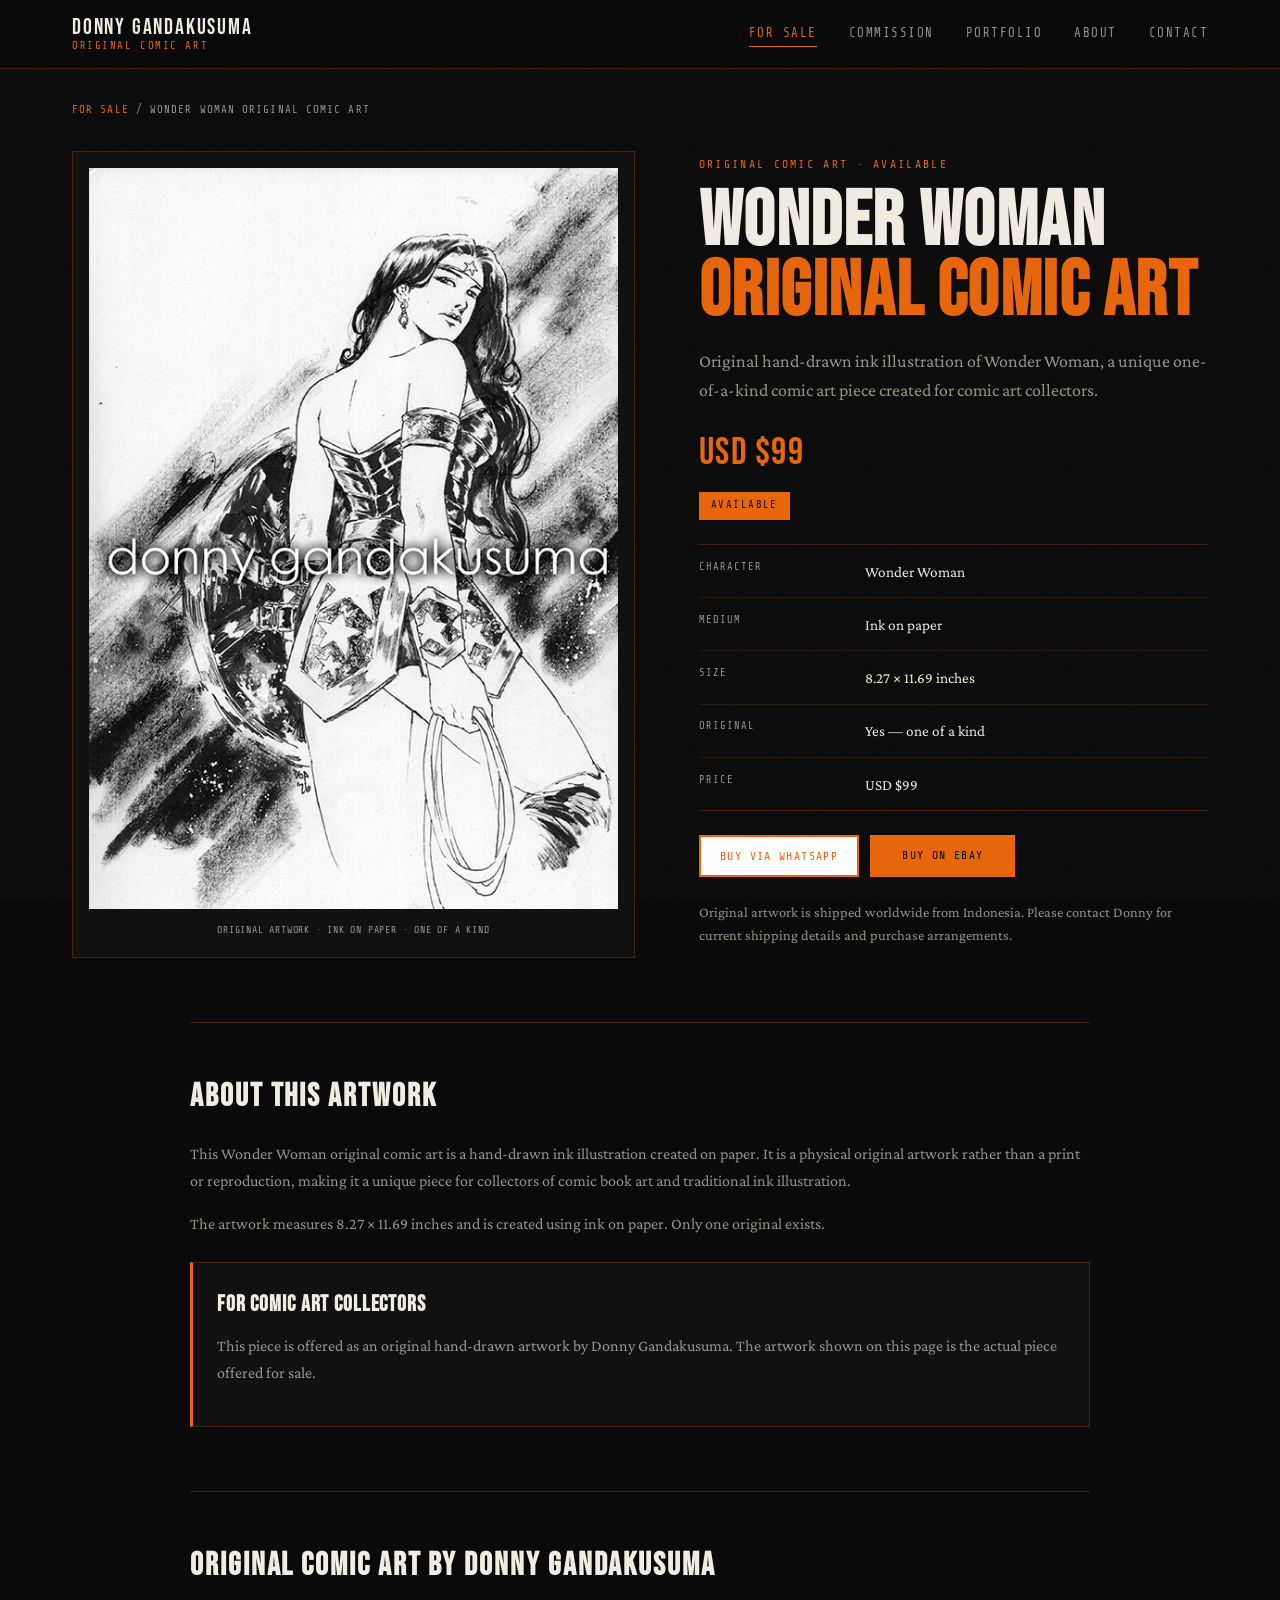
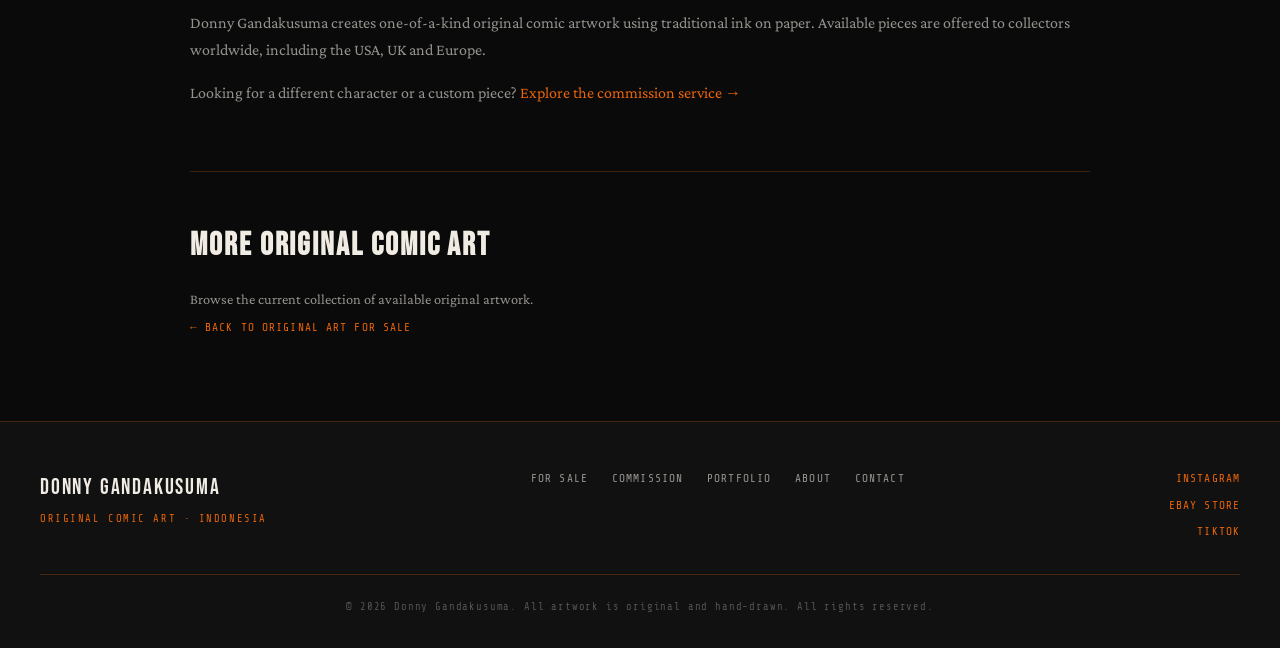
<file: original-comic-art/wonder-woman-original-comic-art.html>
<!DOCTYPE html>
<html lang="en">
<head>
<meta charset="UTF-8">
<meta name="viewport" content="width=device-width, initial-scale=1.0">

<title>Wonder Woman Original Comic Art for Sale | Donny Gandakusuma</title>
<meta name="description" content="Buy an original Wonder Woman comic art illustration by Donny Gandakusuma. Hand-drawn traditional ink on paper, 8.27 × 11.69 inches, one of a kind, USD $99.">
<link rel="canonical" href="https://www.donnygandakusuma.com/original-comic-art/wonder-woman-original-comic-art.html">

<meta property="og:title" content="Wonder Woman Original Comic Art for Sale | Donny Gandakusuma">
<meta property="og:description" content="Original hand-drawn Wonder Woman ink illustration on paper. One-of-a-kind original comic art, 8.27 × 11.69 inches, USD $99.">
<meta property="og:url" content="https://www.donnygandakusuma.com/original-comic-art/wonder-woman-original-comic-art.html">
<meta property="og:type" content="product">
<meta property="og:site_name" content="Donny Gandakusuma Original Comic Art">
<meta property="og:image" content="https://www.donnygandakusuma.com/images/Wonder%20Woman%20Original%20Art%20small.jpg">

<link rel="icon" type="image/png" href="../images/favicon.png">
<link rel="preconnect" href="https://fonts.googleapis.com">
<link href="https://fonts.googleapis.com/css2?family=Bebas+Neue&family=Crimson+Pro:ital,wght@0,400;0,600;1,400&family=Share+Tech+Mono&display=swap" rel="stylesheet">
<link rel="stylesheet" href="../style.css">

<script async src="https://www.googletagmanager.com/gtag/js?id=G-JY4FN2Z0T6"></script>
<script>
window.dataLayer = window.dataLayer || [];
function gtag(){dataLayer.push(arguments);}
gtag('js', new Date());
gtag('config', 'G-JY4FN2Z0T6');
</script>

<script type="application/ld+json">
{
  "@context":"https://schema.org",
  "@type":"Product",
  "name":"Wonder Woman Original Comic Art",
  "description":"Original hand-drawn ink illustration of Wonder Woman, a unique one-of-a-kind comic art piece for collectors.",
  "image":["https://www.donnygandakusuma.com/images/Wonder%20Woman%20Original%20Art%20small.jpg"],
  "brand":{"@type":"Brand","name":"Donny Gandakusuma"},
  "url":"https://www.donnygandakusuma.com/original-comic-art/wonder-woman-original-comic-art.html",
  "offers":{
    "@type":"Offer",
    "url":"https://www.donnygandakusuma.com/original-comic-art/wonder-woman-original-comic-art.html",
    "priceCurrency":"USD",
    "price":"99",
    "availability":"https://schema.org/InStock",
    "itemCondition":"https://schema.org/NewCondition"
  }
}
</script>

<style>
.product-page{max-width:1200px;margin:0 auto;padding:2rem 2rem 5rem}
.product-breadcrumb{font-family:var(--font-mono);font-size:.68rem;letter-spacing:.1em;text-transform:uppercase;color:var(--white-dim);margin-bottom:2rem}
.product-breadcrumb a{color:var(--orange)}
.product-layout{display:grid;grid-template-columns:minmax(0,1.05fr) minmax(320px,.95fr);gap:4rem;align-items:start}
.product-image-panel{background:var(--black2);border:1px solid var(--border);padding:1rem;position:relative}
.product-image-panel img{width:100%;height:auto;max-height:820px;object-fit:contain;background:var(--black3)}
.product-image-note{font-family:var(--font-mono);font-size:.62rem;letter-spacing:.08em;text-transform:uppercase;color:var(--white-dim);padding:.85rem .25rem .15rem;text-align:center}
.product-info{padding-top:.25rem}
.product-label{font-family:var(--font-mono);font-size:.72rem;letter-spacing:.2em;text-transform:uppercase;color:var(--orange);margin-bottom:.9rem}
.product-info h1{font-family:var(--font-display);font-size:clamp(3.2rem,6vw,5.6rem);line-height:.9;letter-spacing:.02em;margin-bottom:1.25rem}
.product-lead{font-size:1.12rem;color:var(--white-dim);line-height:1.65;margin-bottom:1.75rem}
.product-price{font-family:var(--font-display);font-size:2.4rem;color:var(--orange);letter-spacing:.04em;line-height:1;margin-bottom:1rem}
.product-availability{display:inline-block;font-family:var(--font-mono);font-size:.65rem;letter-spacing:.14em;text-transform:uppercase;padding:.35rem .75rem;background:var(--orange);color:var(--black);margin-bottom:1.5rem}
.product-details{border-top:1px solid var(--border);border-bottom:1px solid var(--border);margin-bottom:1.5rem}
.product-detail-row{display:grid;grid-template-columns:150px 1fr;gap:1rem;padding:.85rem 0;border-bottom:1px solid rgba(232,101,10,.12)}
.product-detail-row:last-child{border-bottom:0}
.product-detail-label{font-family:var(--font-mono);font-size:.65rem;letter-spacing:.1em;text-transform:uppercase;color:var(--white-dim)}
.product-detail-value{font-size:.95rem;color:var(--white)}
.product-actions{display:flex;gap:.7rem;flex-wrap:wrap;margin-bottom:1.5rem}
.product-actions .btn{min-width:145px;text-align:center}
.product-note{font-size:.9rem;color:var(--white-dim);line-height:1.6}
.product-section,.related-product{max-width:900px;margin:4rem auto 0;padding-top:3rem;border-top:1px solid var(--border)}
.product-section h2,.related-product h2{font-family:var(--font-display);font-size:2rem;letter-spacing:.06em;margin-bottom:1rem}
.product-section p{color:var(--white-dim);font-size:1rem;line-height:1.7;margin-bottom:1rem}
.product-collector-box{margin-top:1.5rem;background:var(--black2);border:1px solid var(--border);border-left:3px solid var(--orange);padding:1.5rem}
.product-collector-box h3{font-family:var(--font-display);font-size:1.35rem;letter-spacing:.04em;margin-bottom:.6rem}
.related-product a{color:var(--orange);font-family:var(--font-mono);font-size:.7rem;letter-spacing:.1em;text-transform:uppercase}
@media(max-width:900px){.product-layout{grid-template-columns:1fr;gap:2.5rem}.product-info h1{font-size:clamp(3rem,13vw,5rem)}}
@media(max-width:600px){.product-page{padding:1.5rem 1rem 4rem}.product-detail-row{grid-template-columns:1fr;gap:.25rem}.product-actions{flex-direction:column}.product-actions .btn{width:100%}}
</style>
</head>

<body>
<div class="noise"></div>

<header>
  <div class="header-inner">
    <a href="../index.html" class="logo">
      <span class="logo-main">DONNY GANDAKUSUMA</span>
      <span class="logo-sub">Original Comic Art</span>
    </a>
    <nav>
      <a href="../index.html" class="active">For Sale</a>
      <a href="../commission.html">Commission</a>
      <a href="../portfolio.html">Portfolio</a>
      <a href="../about.html">About</a>
      <a href="../contact.html">Contact</a>
    </nav>
    <button class="nav-toggle" id="navToggle" aria-label="Open menu" aria-expanded="false">☰</button>
  </div>
  <nav class="mobile-nav" id="mobileNav" aria-label="Mobile navigation">
    <a href="../index.html">For Sale</a>
    <a href="../commission.html">Commission</a>
    <a href="../portfolio.html">Portfolio</a>
    <a href="../about.html">About</a>
    <a href="../contact.html">Contact</a>
  </nav>
</header>

<main>
<div class="product-page">
  <div class="product-breadcrumb">
    <a href="../index.html">For Sale</a> / Wonder Woman Original Comic Art
  </div>

  <section class="product-layout">
    <div class="product-image-panel">
      <img src="../images/Wonder Woman Original Art small.jpg"
           alt="Wonder Woman original comic art for sale — hand-drawn ink illustration by Donny Gandakusuma"
           width="827" height="1169">
      <p class="product-image-note">Original artwork · Ink on paper · One of a kind</p>
    </div>

    <div class="product-info">
      <p class="product-label">Original Comic Art · Available</p>
      <h1>Wonder Woman<br><span class="accent">Original Comic Art</span></h1>

      <p class="product-lead">
        Original hand-drawn ink illustration of Wonder Woman, a unique
        one-of-a-kind comic art piece created for comic art collectors.
      </p>

      <div class="product-price">USD $99</div>
      <span class="product-availability">Available</span>

      <div class="product-details" aria-label="Artwork details">
        <div class="product-detail-row"><span class="product-detail-label">Character</span><span class="product-detail-value">Wonder Woman</span></div>
        <div class="product-detail-row"><span class="product-detail-label">Medium</span><span class="product-detail-value">Ink on paper</span></div>
        <div class="product-detail-row"><span class="product-detail-label">Size</span><span class="product-detail-value">8.27 × 11.69 inches</span></div>
        <div class="product-detail-row"><span class="product-detail-label">Original</span><span class="product-detail-value">Yes — one of a kind</span></div>
        <div class="product-detail-row"><span class="product-detail-label">Price</span><span class="product-detail-value">USD $99</span></div>
      </div>

      <div class="product-actions">
        <a href="https://wa.me/628170910308?text=Hi%20Donny%2C%20I%27m%20interested%20in%20purchasing%20Wonder%20Woman%20original%20art."
           target="_blank" rel="noopener noreferrer" class="btn btn-wa">Buy via WhatsApp</a>
        <a href="https://www.ebay.com/usr/donnygandakusuma"
           target="_blank" rel="noopener noreferrer" class="btn btn-ebay">Buy on eBay</a>
      </div>

      <p class="product-note">
        Original artwork is shipped worldwide from Indonesia. Please contact
        Donny for current shipping details and purchase arrangements.
      </p>
    </div>
  </section>

  <section class="product-section">
    <h2>About This Artwork</h2>
    <p>
      This Wonder Woman original comic art is a hand-drawn ink illustration
      created on paper. It is a physical original artwork rather than a print
      or reproduction, making it a unique piece for collectors of comic book
      art and traditional ink illustration.
    </p>
    <p>
      The artwork measures 8.27 × 11.69 inches and is created using ink on
      paper. Only one original exists.
    </p>
    <div class="product-collector-box">
      <h3>For Comic Art Collectors</h3>
      <p>
        This piece is offered as an original hand-drawn artwork by
        Donny Gandakusuma. The artwork shown on this page is the actual piece
        offered for sale.
      </p>
    </div>
  </section>

  <section class="product-section">
    <h2>Original Comic Art by Donny Gandakusuma</h2>
    <p>
      Donny Gandakusuma creates one-of-a-kind original comic artwork using
      traditional ink on paper. Available pieces are offered to collectors
      worldwide, including the USA, UK and Europe.
    </p>
    <p>
      Looking for a different character or a custom piece?
      <a href="../commission.html" class="accent">Explore the commission service →</a>
    </p>
  </section>

  <section class="related-product">
    <h2>More Original Comic Art</h2>
    <p class="product-note">Browse the current collection of available original artwork.</p>
    <a href="../index.html">← Back to Original Art For Sale</a>
  </section>
</div>
</main>

<footer>
  <div class="footer-inner">
    <div class="footer-brand">
      <span class="logo-main">DONNY GANDAKUSUMA</span>
      <span class="logo-sub">Original Comic Art · Indonesia</span>
    </div>
    <div class="footer-links">
      <a href="../index.html">For Sale</a>
      <a href="../commission.html">Commission</a>
      <a href="../portfolio.html">Portfolio</a>
      <a href="../about.html">About</a>
      <a href="../contact.html">Contact</a>
    </div>
    <div class="footer-social">
      <a href="https://www.instagram.com/donnygandakusuma" target="_blank" rel="noopener noreferrer">Instagram</a>
      <a href="https://www.ebay.com/usr/donnygandakusuma" target="_blank" rel="noopener noreferrer">eBay Store</a>
      <a href="https://www.tiktok.com/@donny.gandakusuma" target="_blank" rel="noopener noreferrer">TikTok</a>
    </div>
  </div>
  <p class="footer-copy">© 2026 Donny Gandakusuma. All artwork is original and hand-drawn. All rights reserved.</p>
</footer>

<script>
document.addEventListener('DOMContentLoaded', function() {
  var btn=document.getElementById('navToggle');
  var nav=document.getElementById('mobileNav');
  if(btn && nav){
    btn.addEventListener('click',function(e){
      e.stopPropagation();
      var isOpen=nav.classList.toggle('open');
      btn.setAttribute('aria-expanded',isOpen?'true':'false');
    });
    document.addEventListener('click',function(e){
      if(!nav.contains(e.target) && e.target!==btn){
        nav.classList.remove('open');
        btn.setAttribute('aria-expanded','false');
      }
    });
  }
});
</script>
</body>
</html>
</file>
<file: style.css>
/* ============================================
   DONNY GANDAKUSUMA — ORIGINAL COMIC ART
   Dark theme · Black & Orange · Comic Ink Style
   ============================================ */

:root {
  --black:    #0a0a0a;
  --black2:   #111111;
  --black3:   #1a1a1a;
  --orange:   #e8650a;
  --orange2:  #ff7a1a;
  --orange-dim: rgba(232, 101, 10, 0.15);
  --white:    #f0ece4;
  --white-dim: rgba(240, 236, 228, 0.6);
  --border:   rgba(232, 101, 10, 0.25);
  --font-display: 'Bebas Neue', sans-serif;
  --font-body:    'Crimson Pro', Georgia, serif;
  --font-mono:    'Share Tech Mono', monospace;
}

*, *::before, *::after { box-sizing: border-box; margin: 0; padding: 0; }

html { scroll-behavior: smooth; }

body {
  background: var(--black);
  color: var(--white);
  font-family: var(--font-body);
  font-size: 18px;
  line-height: 1.65;
  min-height: 100vh;
  overflow-x: hidden;
}

/* Noise texture overlay */
.noise {
  position: fixed;
  inset: 0;
  pointer-events: none;
  z-index: 0;
  opacity: 0.035;
  background-image: url("data:image/svg+xml,%3Csvg viewBox='0 0 256 256' xmlns='http://www.w3.org/2000/svg'%3E%3Cfilter id='noise'%3E%3CfeTurbulence type='fractalNoise' baseFrequency='0.9' numOctaves='4' stitchTiles='stitch'/%3E%3C/filter%3E%3Crect width='100%25' height='100%25' filter='url(%23noise)'/%3E%3C/svg%3E");
  background-size: 200px 200px;
}

img { display: block; max-width: 100%; }
a { color: inherit; text-decoration: none; }

.accent { color: var(--orange); }

/* ============================================
   HEADER
   ============================================ */

header {
  position: sticky;
  top: 0;
  z-index: 999;
  background: rgba(10, 10, 10, 0.95);
  backdrop-filter: blur(10px);
  border-bottom: 1px solid var(--border);
}

.header-inner {
  max-width: 1200px;
  margin: 0 auto;
  padding: 1rem 2rem;
  display: flex;
  align-items: center;
  justify-content: space-between;
  gap: 2rem;
}

.logo {
  display: flex;
  flex-direction: column;
  line-height: 1.1;
  flex-shrink: 0;
}

.logo-main {
  font-family: var(--font-display);
  font-size: 1.4rem;
  letter-spacing: 0.08em;
  color: var(--white);
}

.logo-sub {
  font-family: var(--font-mono);
  font-size: 0.65rem;
  color: var(--orange);
  letter-spacing: 0.15em;
  text-transform: uppercase;
}

header nav {
  display: flex;
  gap: 2rem;
  align-items: center;
}

header nav a {
  font-family: var(--font-mono);
  font-size: 0.78rem;
  letter-spacing: 0.12em;
  text-transform: uppercase;
  color: var(--white-dim);
  transition: color 0.2s;
  position: relative;
  padding-bottom: 2px;
}

header nav a::after {
  content: '';
  position: absolute;
  bottom: -2px;
  left: 0; right: 0;
  height: 1px;
  background: var(--orange);
  transform: scaleX(0);
  transition: transform 0.2s;
}

header nav a:hover,
header nav a.active {
  color: var(--orange);
}

header nav a.active::after,
header nav a:hover::after {
  transform: scaleX(1);
}

.nav-toggle {
  display: none;
  background: none;
  border: 1px solid var(--border);
  color: var(--white);
  font-size: 1.2rem;
  cursor: pointer;
  padding: 0.4rem 0.7rem;
  border-radius: 3px;
  position: relative;
  z-index: 200;
  min-width: 44px;
  min-height: 44px;
  -webkit-tap-highlight-color: transparent;
}

.mobile-nav {
  display: none;
  flex-direction: column;
  background: var(--black2);
  border-top: 1px solid var(--border);
  padding: 1rem 2rem;
  gap: 1rem;
}

.mobile-nav.open { display: flex; }

.mobile-nav a {
  font-family: var(--font-mono);
  font-size: 0.85rem;
  letter-spacing: 0.1em;
  text-transform: uppercase;
  color: var(--white-dim);
  padding: 0.5rem 0;
  border-bottom: 1px solid var(--border);
}

.mobile-nav a:hover { color: var(--orange); }

/* ============================================
   HERO
   ============================================ */

.hero {
  max-width: 1200px;
  margin: 0 auto;
  padding: 5rem 2rem 3rem;
  position: relative;
}

.hero::before {
  content: '';
  position: absolute;
  top: 0; right: 0;
  width: 40%;
  height: 100%;
  background: radial-gradient(ellipse at top right, rgba(232, 101, 10, 0.08) 0%, transparent 70%);
  pointer-events: none;
}

.hero-label {
  font-family: var(--font-mono);
  font-size: 0.75rem;
  letter-spacing: 0.2em;
  text-transform: uppercase;
  color: var(--orange);
  margin-bottom: 1rem;
}

.hero h1 {
  font-family: var(--font-display);
  font-size: clamp(4rem, 10vw, 8rem);
  line-height: 0.9;
  letter-spacing: 0.02em;
  margin-bottom: 1.5rem;
}

.hero-desc {
  font-size: 1.15rem;
  color: var(--white-dim);
  max-width: 520px;
  margin-bottom: 2rem;
}

.hero-badges {
  display: flex;
  flex-wrap: wrap;
  gap: 0.75rem;
}

.hero-badges span {
  font-family: var(--font-mono);
  font-size: 0.7rem;
  letter-spacing: 0.12em;
  text-transform: uppercase;
  padding: 0.4rem 0.9rem;
  border: 1px solid var(--border);
  color: var(--orange);
  background: var(--orange-dim);
}

/* ============================================
   PAGE HERO (inner pages)
   ============================================ */

.page-hero {
  max-width: 1200px;
  margin: 0 auto;
  padding: 4rem 2rem 3rem;
}

.page-hero h1 {
  font-family: var(--font-display);
  font-size: clamp(3.5rem, 8vw, 6.5rem);
  line-height: 0.9;
  letter-spacing: 0.02em;
  margin-bottom: 1.5rem;
}

.page-hero .hero-desc {
  max-width: 560px;
}

/* ============================================
   ART GRID
   ============================================ */

.sale-grid {
  max-width: 1200px;
  margin: 0 auto;
  padding: 1rem 2rem 4rem;
  display: grid;
  grid-template-columns: repeat(auto-fill, minmax(300px, 1fr));
  gap: 2px;
}

.art-card {
  background: var(--black2);
  border: 1px solid var(--border);
  display: flex;
  flex-direction: column;
  transition: border-color 0.3s, transform 0.2s;
  position: relative;
  overflow: hidden;
}

.art-card:hover {
  border-color: var(--orange);
  transform: translateY(-3px);
}

.art-card.sold-card {
  opacity: 0.6;
}

.art-card.sold-card:hover {
  opacity: 0.85;
}

.art-img-wrap {
  position: relative;
  overflow: hidden;
  aspect-ratio: 3/4;
  background: var(--black3);
}

.art-img-wrap img {
  width: 100%;
  height: 100%;
  object-fit: cover;
  transition: transform 0.4s ease;
}

.art-card:hover .art-img-wrap img {
  transform: scale(1.04);
}

.badge {
  position: absolute;
  top: 0.75rem;
  right: 0.75rem;
  font-family: var(--font-mono);
  font-size: 0.65rem;
  letter-spacing: 0.15em;
  text-transform: uppercase;
  padding: 0.3rem 0.7rem;
}

.badge.available {
  background: var(--orange);
  color: var(--black);
}

.badge.sold {
  background: var(--black3);
  border: 1px solid rgba(255,255,255,0.2);
  color: var(--white-dim);
}

.art-info {
  padding: 1.25rem 1.5rem 1.5rem;
  display: flex;
  flex-direction: column;
  flex: 1;
}

.art-info h2 {
  font-family: var(--font-display);
  font-size: 1.3rem;
  letter-spacing: 0.04em;
  line-height: 1.1;
  margin-bottom: 0.4rem;
}

.art-size {
  font-family: var(--font-mono);
  font-size: 0.68rem;
  letter-spacing: 0.1em;
  color: var(--white-dim);
  text-transform: uppercase;
  margin-bottom: auto;
  padding-bottom: 1rem;
}

.art-footer {
  display: flex;
  align-items: center;
  justify-content: space-between;
  padding-top: 1rem;
  border-top: 1px solid var(--border);
  gap: 0.75rem;
  flex-wrap: wrap;
}

.buy-btns {
  display: flex;
  gap: 0.5rem;
  flex-wrap: wrap;
}

/* WhatsApp button — white box, orange text */
.btn-wa {
  background: #ffffff !important;
  color: #e8650a !important;
  -webkit-text-fill-color: #e8650a !important;
  border: 2px solid #e8650a !important;
  font-size: 0.65rem;
  padding: 0.5rem 0.9rem;
}

.btn-wa:hover {
  background: #f5f5f5 !important;
  color: #e8650a !important;
  -webkit-text-fill-color: #e8650a !important;
}

/* eBay button — orange box, black text */
.btn-ebay {
  background: var(--orange);
  color: var(--black) !important;
  border: 1px solid var(--orange);
  font-size: 0.65rem;
  padding: 0.5rem 0.9rem;
}

.btn-ebay:hover {
  background: var(--orange2);
  border-color: var(--orange2);
}

.price {
  font-family: var(--font-display);
  font-size: 1.6rem;
  color: var(--orange);
  letter-spacing: 0.04em;
  line-height: 1;
}

.sold-price {
  font-family: var(--font-mono);
  font-size: 0.8rem;
  letter-spacing: 0.15em;
  color: var(--white-dim);
  text-transform: uppercase;
}

/* ============================================
   BUTTONS
   ============================================ */

.btn {
  display: inline-block;
  font-family: var(--font-mono);
  font-size: 0.72rem;
  letter-spacing: 0.12em;
  text-transform: uppercase;
  padding: 0.6rem 1.2rem;
  background: var(--orange);
  color: var(--black);
  -webkit-text-fill-color: var(--black);
  border: 1px solid var(--orange);
  cursor: pointer;
  transition: background 0.2s, color 0.2s;
  white-space: nowrap;
}

.btn:hover {
  background: var(--orange2);
  border-color: var(--orange2);
}

.btn-ghost {
  background: transparent;
  color: var(--orange);
  /* PERBAIKAN TOMBOL "REQUEST COMMISSION" AGAR TERLIHAT JELAS */
  -webkit-text-fill-color: var(--orange);
}

.btn-ghost:hover {
  background: var(--orange-dim);
}

.btn-large {
  font-size: 0.82rem;
  padding: 0.85rem 2rem;
}

.cta-row {
  display: flex;
  gap: 1rem;
  flex-wrap: wrap;
  justify-content: center;
}

/* ============================================
   TRUST STRIP
   ============================================ */

.trust-strip {
  background: var(--black3);
  border-top: 1px solid var(--border);
  border-bottom: 1px solid var(--border);
  padding: 3rem 2rem;
}

.trust-inner {
  max-width: 1000px;
  margin: 0 auto;
  display: grid;
  grid-template-columns: 1fr 1fr;
  gap: 3rem;
}

.trust-inner blockquote {
  font-style: italic;
  font-size: 1rem;
  color: var(--white-dim);
  line-height: 1.6;
  padding-left: 1.25rem;
  border-left: 2px solid var(--orange);
}

.trust-inner cite {
  display: block;
  margin-top: 0.75rem;
  font-family: var(--font-mono);
  font-size: 0.65rem;
  letter-spacing: 0.1em;
  color: var(--orange);
  font-style: normal;
}

/* ============================================
   CTA BAND
   ============================================ */

.cta-band {
  text-align: center;
  padding: 5rem 2rem;
  position: relative;
  overflow: hidden;
}

.cta-band::before {
  content: '';
  position: absolute;
  inset: 0;
  background: radial-gradient(ellipse at center, rgba(232, 101, 10, 0.06) 0%, transparent 70%);
  pointer-events: none;
}

.cta-band h2 {
  font-family: var(--font-display);
  font-size: clamp(2.5rem, 6vw, 4.5rem);
  letter-spacing: 0.04em;
  margin-bottom: 0.75rem;
}

.cta-band p {
  color: var(--white-dim);
  font-size: 1.1rem;
  margin-bottom: 2rem;
  max-width: 480px;
  margin-left: auto;
  margin-right: auto;
}

/* ============================================
   COMMISSION PAGE
   ============================================ */

.commission-layout {
  max-width: 1200px;
  margin: 0 auto;
  padding: 2rem 2rem 4rem;
  display: grid;
  grid-template-columns: 1fr 1fr;
  gap: 4rem;
}

.pricing-block h2,
.process-block h2 {
  font-family: var(--font-display);
  font-size: 2rem;
  letter-spacing: 0.06em;
  margin-bottom: 1.5rem;
  padding-bottom: 0.75rem;
  border-bottom: 1px solid var(--border);
}

.price-table {
  display: flex;
  flex-direction: column;
  gap: 0;
  margin-bottom: 1.5rem;
}

.price-row {
  display: grid;
  grid-template-columns: 1fr auto;
  grid-template-rows: auto auto;
  padding: 1rem 0;
  border-bottom: 1px solid var(--border);
  gap: 0.2rem 1rem;
}

.price-label {
  font-size: 1rem;
  font-weight: 600;
  grid-column: 1;
  grid-row: 1;
}

.price-val {
  font-family: var(--font-display);
  font-size: 1.4rem;
  letter-spacing: 0.04em;
  grid-column: 2;
  grid-row: 1 / 3;
  align-self: center;
  white-space: nowrap;
}

.price-note {
  font-family: var(--font-mono);
  font-size: 0.65rem;
  letter-spacing: 0.08em;
  color: var(--white-dim);
  text-transform: uppercase;
  grid-column: 1;
  grid-row: 2;
}

.price-note-global {
  font-size: 0.9rem;
  color: var(--white-dim);
  line-height: 1.5;
  font-style: italic;
}

.process-steps {
  list-style: none;
  display: flex;
  flex-direction: column;
  gap: 0;
}

.process-steps li {
  display: flex;
  gap: 1.25rem;
  padding: 1.5rem 0;
  border-bottom: 1px solid var(--border);
  align-items: flex-start;
}

.step-num {
  font-family: var(--font-display);
  font-size: 2rem;
  color: var(--orange);
  opacity: 0.5;
  line-height: 1;
  flex-shrink: 0;
  min-width: 2.5rem;
}

.process-steps strong {
  display: block;
  font-size: 1rem;
  font-weight: 600;
  margin-bottom: 0.35rem;
}

.process-steps p {
  font-size: 0.95rem;
  color: var(--white-dim);
  line-height: 1.55;
}

.commission-gallery {
  max-width: 1200px;
  margin: 0 auto;
  padding: 0 2rem 4rem;
}

.commission-gallery h2 {
  font-family: var(--font-display);
  font-size: 2rem;
  letter-spacing: 0.06em;
  margin-bottom: 1.5rem;
  padding-bottom: 0.75rem;
  border-bottom: 1px solid var(--border);
}

.gallery-grid {
  display: grid;
  grid-template-columns: repeat(auto-fill, minmax(260px, 1fr));
  gap: 2px;
}

.gallery-grid img {
  width: 100%;
  aspect-ratio: 3/4;
  object-fit: cover;
  filter: grayscale(20%);
  transition: filter 0.3s, transform 0.3s;
}

.gallery-grid img:hover {
  filter: grayscale(0%);
  transform: scale(1.02);
  position: relative;
  z-index: 1;
}

/* ============================================
   ABOUT PAGE
   ============================================ */

.about-layout {
  max-width: 1100px;
  margin: 0 auto;
  padding: 2rem 2rem 4rem;
  display: grid;
  grid-template-columns: 340px 1fr;
  gap: 4rem;
  align-items: start;
}

.about-photo img {
  width: 100%;
  aspect-ratio: 3/4;
  object-fit: cover;
  border: 1px solid var(--border);
  filter: grayscale(30%) contrast(1.1);
}

.about-stats {
  display: grid;
  grid-template-columns: 1fr 1fr 1fr;
  gap: 1px;
  margin-top: 2px;
}

.stat {
  background: var(--black2);
  border: 1px solid var(--border);
  padding: 1rem 0.75rem;
  display: flex;
  flex-direction: column;
  align-items: center;
  text-align: center;
}

.stat-num {
  font-family: var(--font-display);
  font-size: 2rem;
  line-height: 1;
}

.stat-label {
  font-family: var(--font-mono);
  font-size: 0.58rem;
  letter-spacing: 0.08em;
  text-transform: uppercase;
  color: var(--white-dim);
  margin-top: 0.3rem;
  line-height: 1.3;
  text-align: center;
}

.about-lead {
  font-size: 1.25rem;
  font-weight: 600;
  line-height: 1.5;
  margin-bottom: 1.25rem;
  color: var(--white);
}

.about-text p {
  color: var(--white-dim);
  margin-bottom: 1rem;
  font-size: 1rem;
}

.about-cta-row {
  display: flex;
  gap: 1rem;
  margin-top: 2rem;
  flex-wrap: wrap;
}

.credentials {
  background: var(--black2);
  border-top: 1px solid var(--border);
  border-bottom: 1px solid var(--border);
  padding: 4rem 2rem;
}

.credentials h2 {
  font-family: var(--font-display);
  font-size: 2rem;
  letter-spacing: 0.06em;
  text-align: center;
  margin-bottom: 2.5rem;
}

.reviews-grid {
  max-width: 1100px;
  margin: 0 auto;
  display: grid;
  grid-template-columns: repeat(auto-fill, minmax(260px, 1fr));
  gap: 1.5rem;
}

.review-card {
  background: var(--black3);
  border: 1px solid var(--border);
  border-left: 3px solid var(--orange);
  padding: 1.5rem;
}

.review-card p {
  font-style: italic;
  font-size: 0.95rem;
  line-height: 1.6;
  color: var(--white-dim);
  margin-bottom: 1rem;
}

.review-card cite {
  font-family: var(--font-mono);
  font-size: 0.65rem;
  letter-spacing: 0.1em;
  color: var(--orange);
  font-style: normal;
  text-transform: uppercase;
}

/* ============================================
   CONTACT PAGE
   ============================================ */

.contact-layout {
  max-width: 1100px;
  margin: 0 auto;
  padding: 2rem 2rem 5rem;
  display: grid;
  grid-template-columns: 1fr 380px;
  gap: 4rem;
  align-items: start;
}

.contact-channels {
  display: flex;
  flex-direction: column;
  gap: 1px;
}

.contact-card {
  display: flex;
  gap: 1.25rem;
  padding: 1.5rem;
  background: var(--black2);
  border: 1px solid var(--border);
  transition: border-color 0.2s, background 0.2s;
  align-items: flex-start;
}

.contact-card:hover {
  border-color: var(--orange);
  background: var(--black3);
}

.contact-icon {
  font-size: 1.6rem;
  flex-shrink: 0;
  margin-top: 0.1rem;
}

.contact-card strong {
  display: block;
  font-family: var(--font-display);
  font-size: 1.2rem;
  letter-spacing: 0.04em;
  margin-bottom: 0.35rem;
}

.contact-card p {
  font-size: 0.92rem;
  color: var(--white-dim);
  line-height: 1.55;
  margin-bottom: 0.5rem;
}

.contact-link {
  font-family: var(--font-mono);
  font-size: 0.68rem;
  letter-spacing: 0.08em;
  color: var(--orange);
  text-transform: uppercase;
}

.contact-info-box {
  background: var(--black2);
  border: 1px solid var(--border);
  padding: 2rem;
  position: sticky;
  top: 90px;
}

.contact-info-box h2 {
  font-family: var(--font-display);
  font-size: 1.7rem;
  letter-spacing: 0.04em;
  margin-bottom: 1rem;
  padding-bottom: 0.75rem;
  border-bottom: 1px solid var(--border);
}

.contact-info-box p {
  font-size: 0.95rem;
  color: var(--white-dim);
  margin-bottom: 0.75rem;
}

.contact-list {
  list-style: none;
  margin-bottom: 1rem;
}

.contact-list li {
  font-size: 0.92rem;
  color: var(--white-dim);
  padding: 0.4rem 0;
  border-bottom: 1px solid rgba(255,255,255,0.05);
  padding-left: 1rem;
  position: relative;
}

.contact-list li::before {
  content: '—';
  position: absolute;
  left: 0;
  color: var(--orange);
  font-size: 0.8rem;
}

/* ============================================
   FOOTER
   ============================================ */

footer {
  background: var(--black2);
  border-top: 1px solid var(--border);
  padding: 3rem 2rem 2rem;
}

.footer-inner {
  max-width: 1200px;
  margin: 0 auto;
  display: grid;
  grid-template-columns: auto 1fr auto;
  gap: 3rem;
  align-items: start;
  padding-bottom: 2rem;
  border-bottom: 1px solid var(--border);
  margin-bottom: 1.5rem;
}

.footer-brand {
  display: flex;
  flex-direction: column;
  gap: 0.25rem;
}

.footer-links {
  display: flex;
  flex-wrap: wrap;
  gap: 1.5rem;
  align-items: center;
  justify-content: center;
}

.footer-links a {
  font-family: var(--font-mono);
  font-size: 0.7rem;
  letter-spacing: 0.1em;
  text-transform: uppercase;
  color: var(--white-dim);
  transition: color 0.2s;
}

.footer-links a:hover { color: var(--orange); }

.footer-social {
  display: flex;
  flex-direction: column;
  gap: 0.5rem;
  align-items: flex-end;
}

.footer-social a {
  font-family: var(--font-mono);
  font-size: 0.7rem;
  letter-spacing: 0.1em;
  text-transform: uppercase;
  color: var(--orange);
  transition: opacity 0.2s;
}

.footer-social a:hover { opacity: 0.7; }

.footer-copy {
  max-width: 1200px;
  margin: 0 auto;
  font-family: var(--font-mono);
  font-size: 0.65rem;
  letter-spacing: 0.08em;
  color: rgba(240, 236, 228, 0.3);
  text-align: center;
}

/* ============================================
   ANIMATIONS
   ============================================ */

@keyframes fadeUp {
  from { opacity: 0; transform: translateY(20px); }
  to   { opacity: 1; transform: translateY(0); }
}

.hero, .page-hero {
  animation: fadeUp 0.6s ease both;
}

.art-card {
  animation: fadeUp 0.5s ease both;
}

.art-card:nth-child(1) { animation-delay: 0.05s; }
.art-card:nth-child(2) { animation-delay: 0.1s; }
.art-card:nth-child(3) { animation-delay: 0.15s; }
.art-card:nth-child(4) { animation-delay: 0.2s; }
.art-card:nth-child(5) { animation-delay: 0.25s; }
.art-card:nth-child(6) { animation-delay: 0.3s; }

/* ============================================
   RESPONSIVE
   ============================================ */

@media (max-width: 900px) {
  /* PERBAIKAN MENU MOBILE: Hanya menyembunyikan navigasi khusus Desktop */
  .header-inner nav { display: none; }
  .nav-toggle { display: block; }

  .commission-layout,
  .about-layout,
  .contact-layout {
    grid-template-columns: 1fr;
    gap: 2.5rem;
  }

  .about-photo { max-width: 340px; }

  .trust-inner {
    grid-template-columns: 1fr;
    gap: 2rem;
  }

  .footer-inner {
    grid-template-columns: 1fr;
    gap: 1.5rem;
  }

  .footer-social {
    align-items: flex-start;
    flex-direction: row;
    flex-wrap: wrap;
    gap: 1rem;
  }

  .contact-info-box {
    position: static;
  }
}

@media (max-width: 600px) {
  .hero h1, .page-hero h1 {
    font-size: 3.5rem;
  }

  .sale-grid {
    grid-template-columns: 1fr;
    gap: 1px;
  }

  .header-inner {
    padding: 0.85rem 1rem;
  }

  .hero, .page-hero {
    padding: 3rem 1rem 2rem;
  }

  .about-stats {
    grid-template-columns: 1fr 1fr 1fr;
  }
}

/* ============================================
   SEO TEXT SECTION
   ============================================ */
.seo-text {
  background: var(--black2);
  border-top: 1px solid var(--border);
  border-bottom: 1px solid var(--border);
  padding: 3rem 2rem;
}

.seo-inner {
  max-width: 900px;
  margin: 0 auto;
}

.seo-inner h2 {
  font-family: var(--font-display);
  font-size: 1.6rem;
  letter-spacing: 0.04em;
  margin-bottom: 1rem;
  color: var(--white);
}

.seo-inner p {
  font-size: 0.95rem;
  color: var(--white-dim);
  line-height: 1.7;
  margin-bottom: 0.75rem;
}

.art-desc {
  font-size: 0.85rem;
  color: var(--white-dim);
  line-height: 1.5;
  margin-bottom: 0.5rem;
  font-style: italic;
}
</file>
